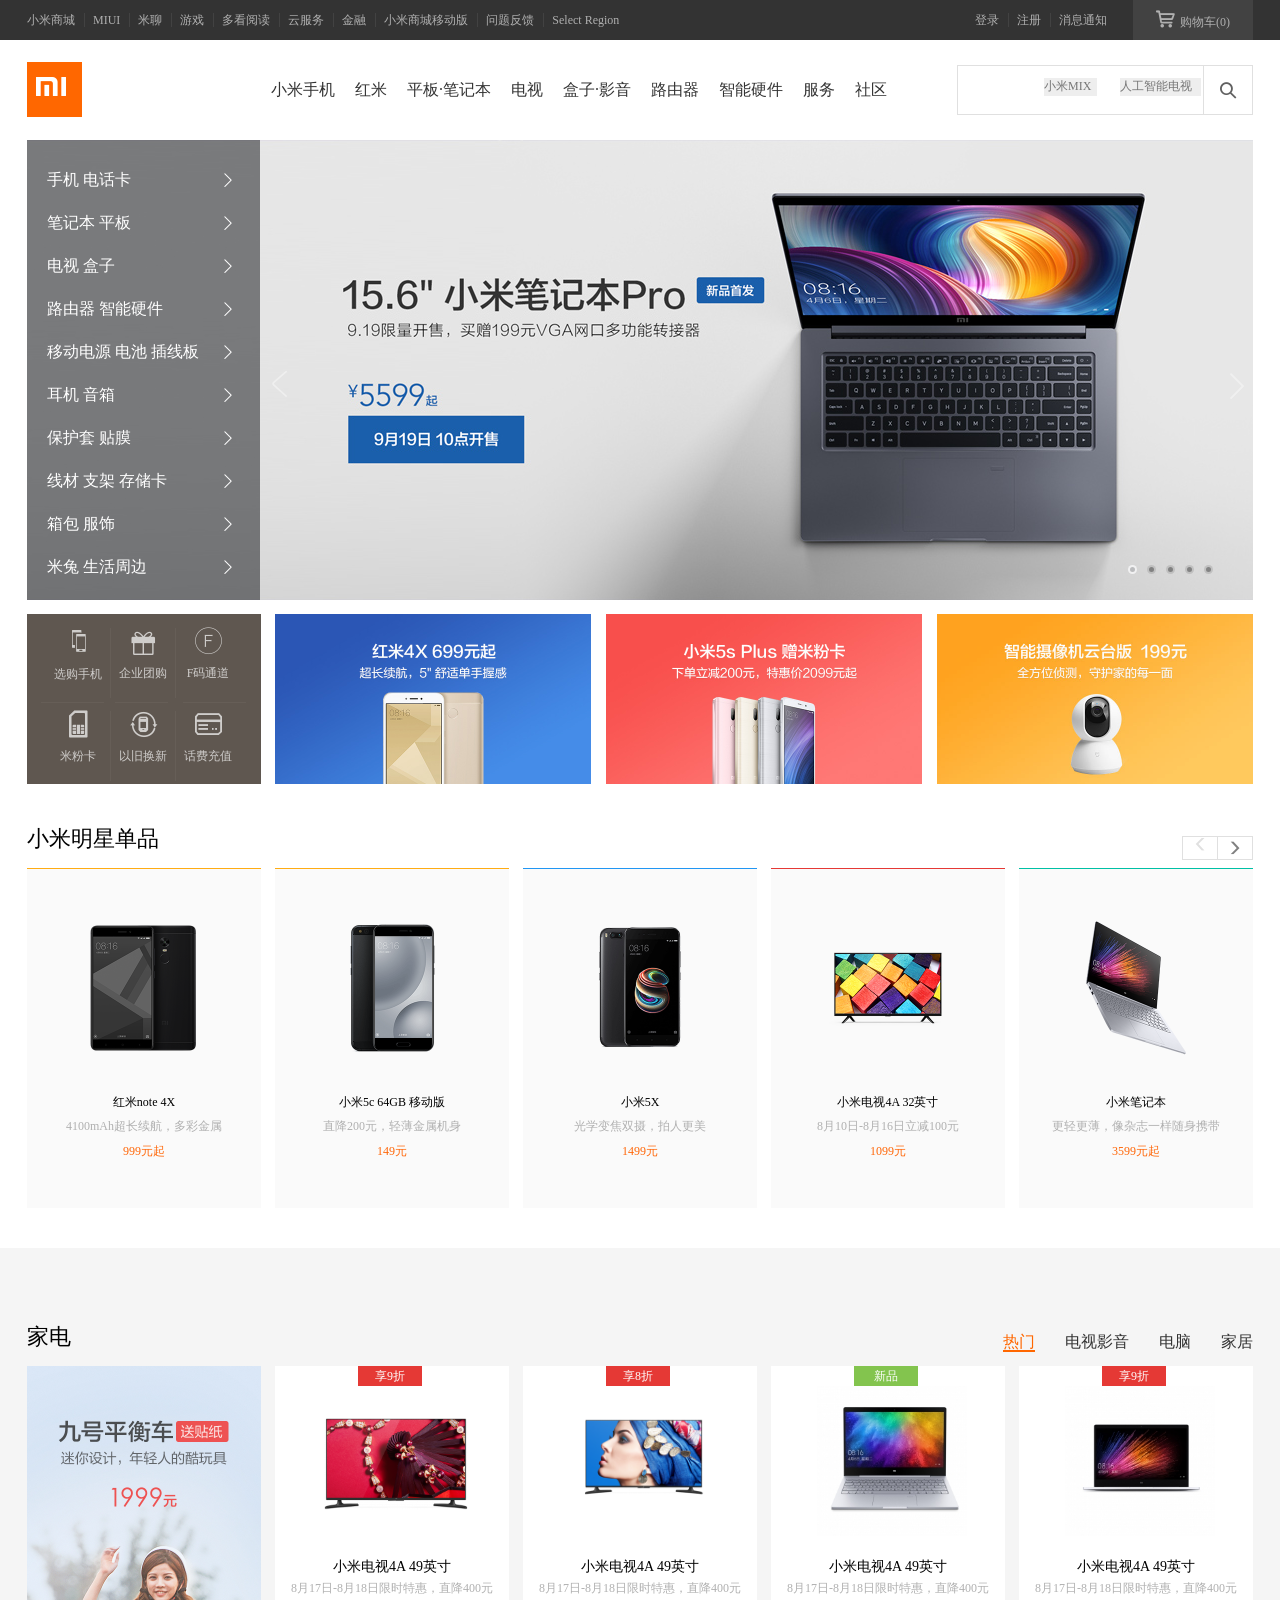
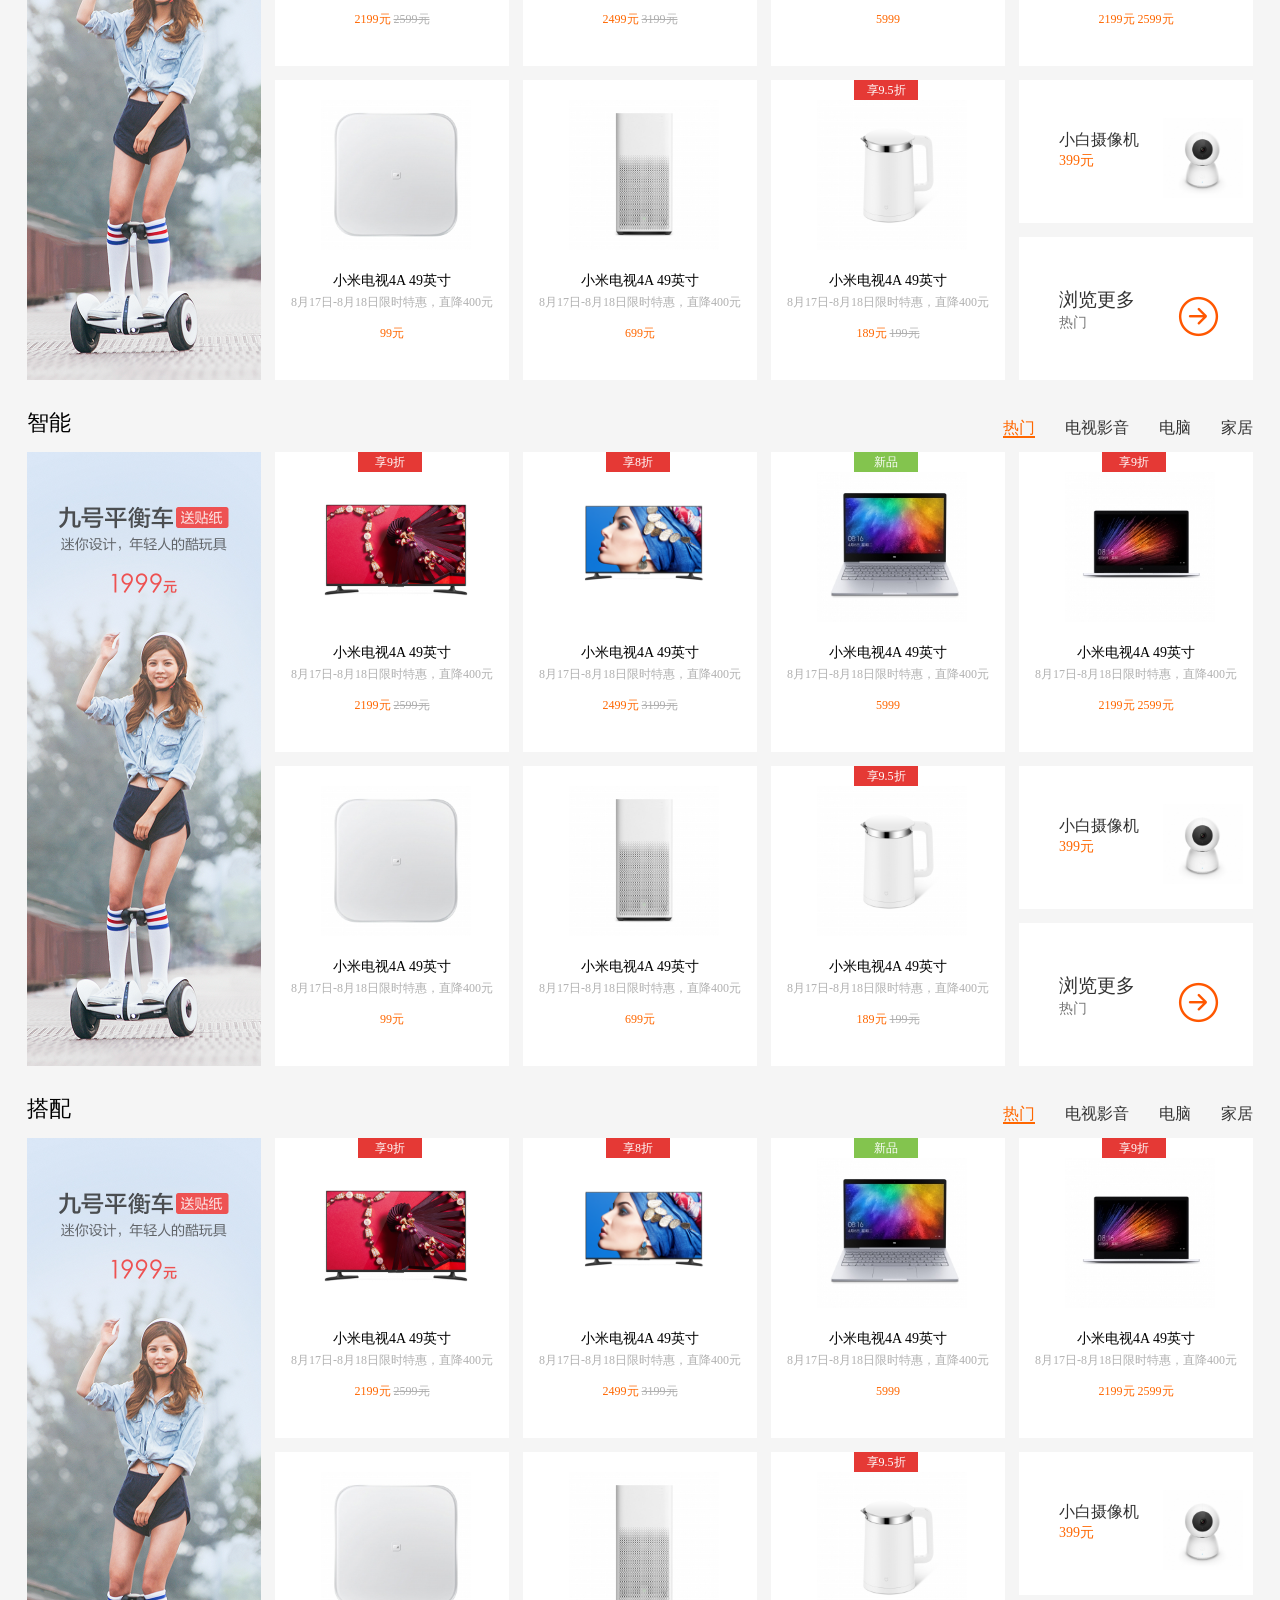
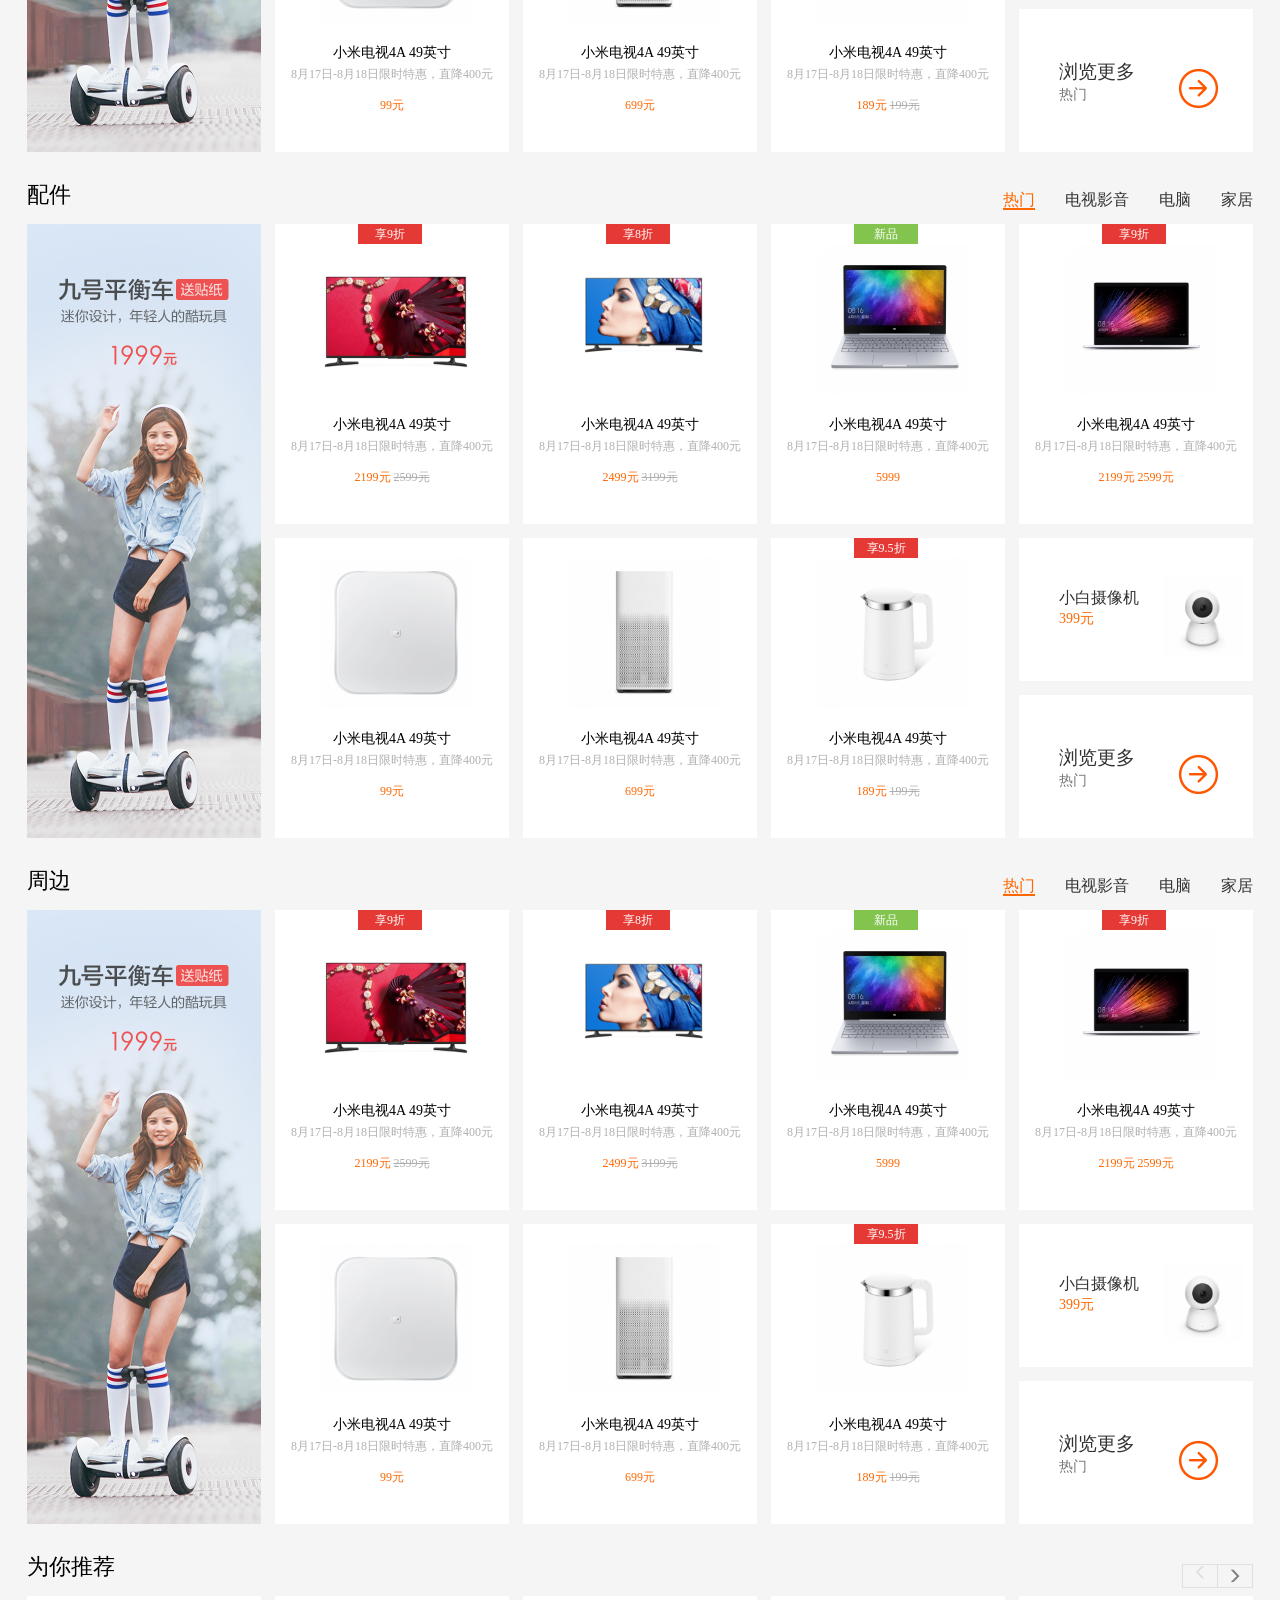
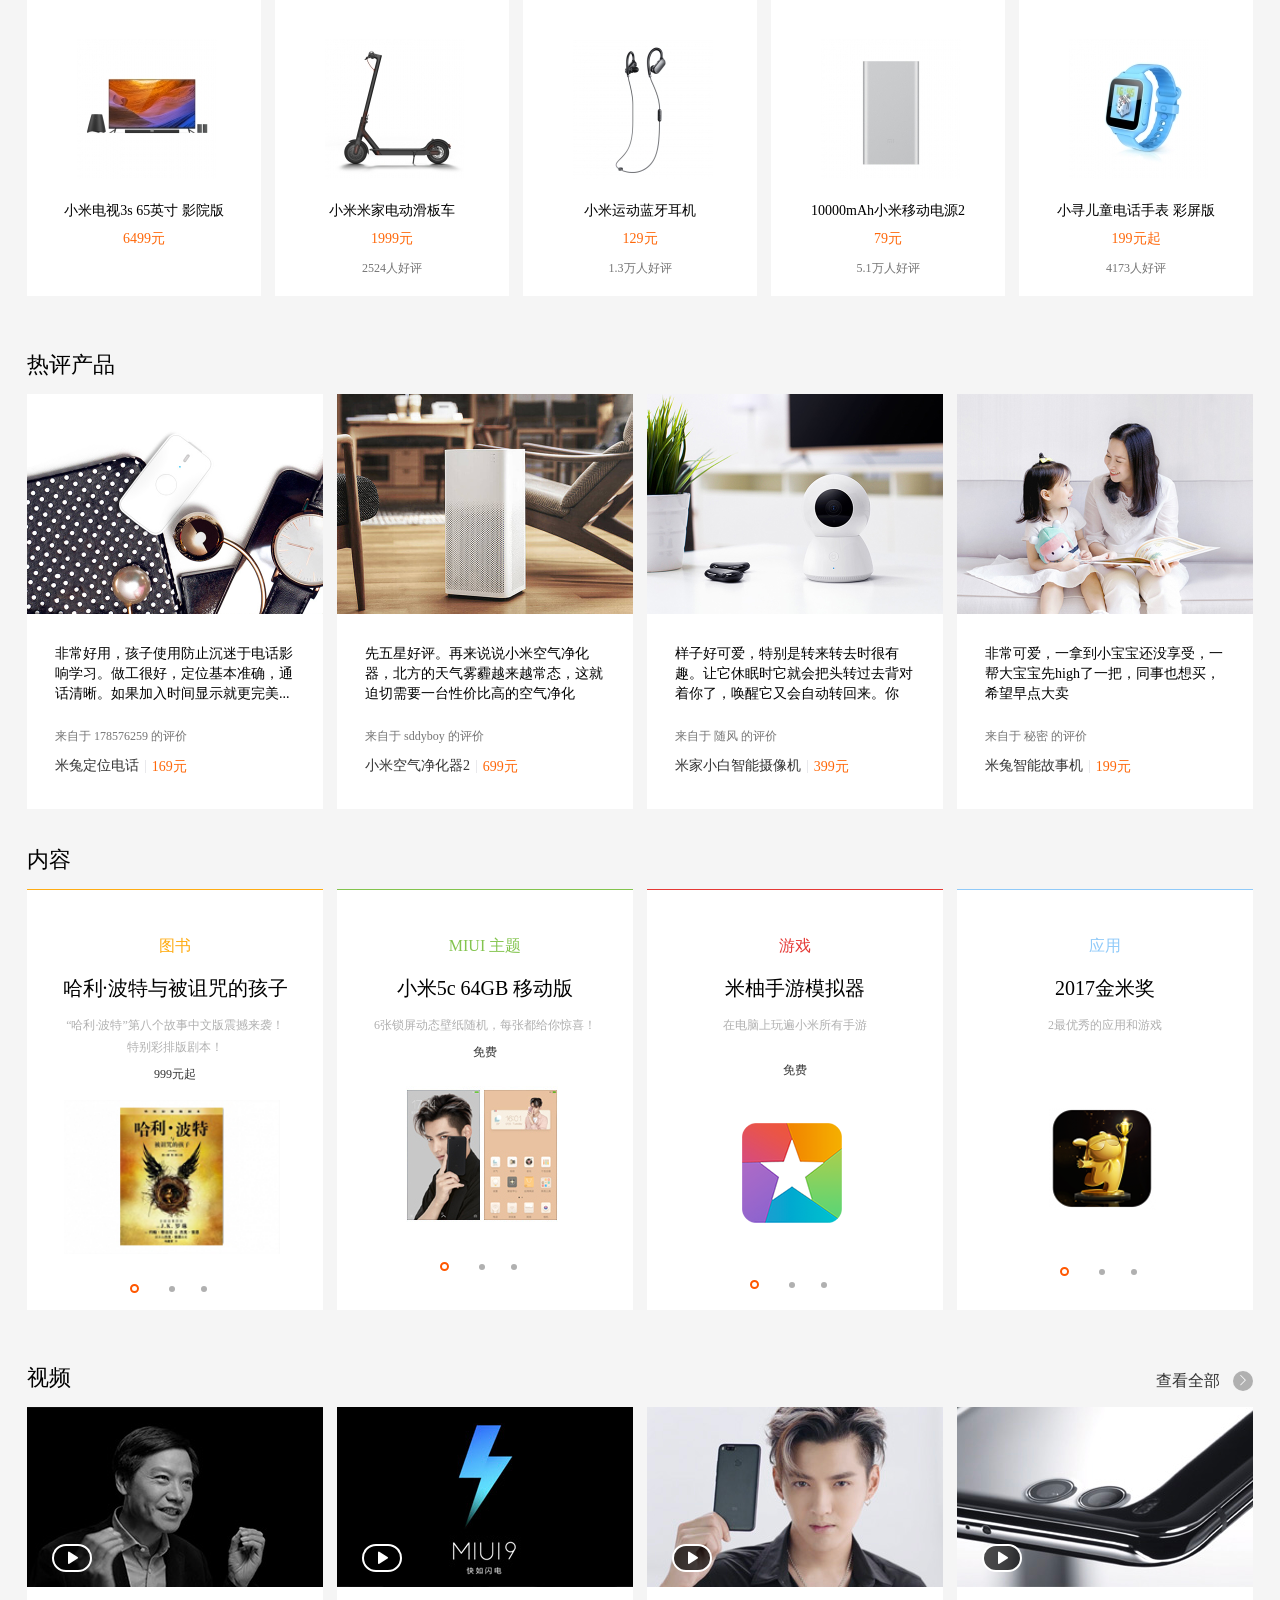
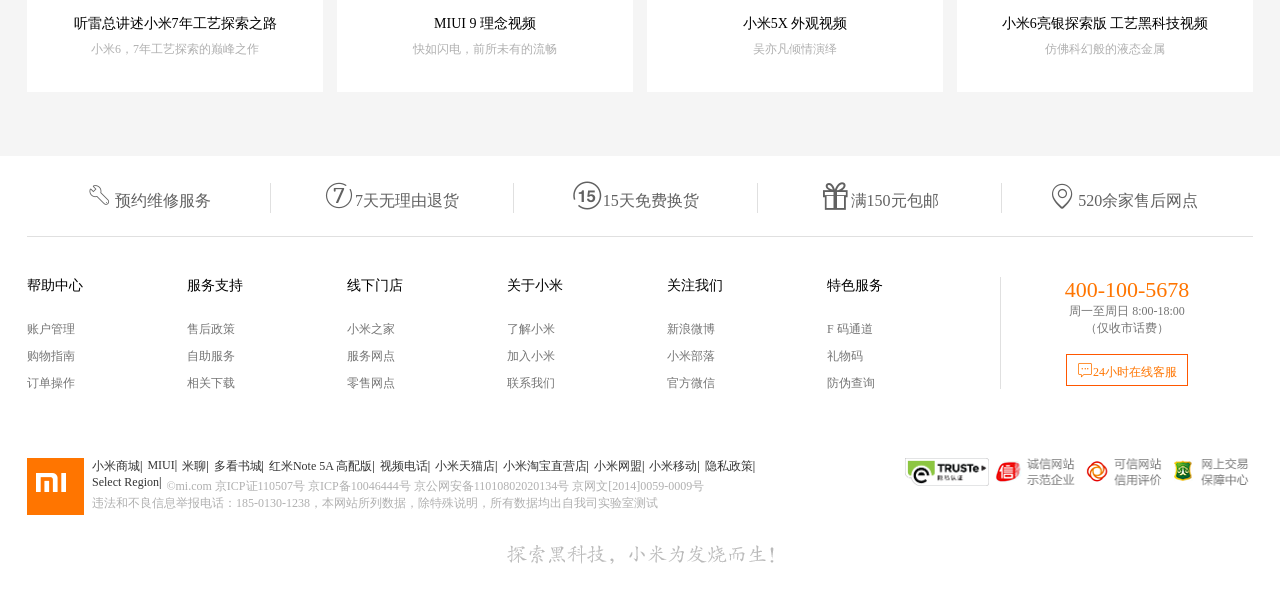
<file: index.html>
<!DOCTYPE html>
<html lang="en">
<head>
	<meta charset="UTF-8">
	<title>小米商城-小米6、红米5A</title>
	<link rel="shortcut icon" href="img/title-logo.png">
	<link rel="stylesheet" href="css/index.css">
	<link rel="stylesheet" type="text/css" href="iconfont/iconfont.css">
	<script src="js/index.js"></script>
	<script src="js/functions.js"></script>
	<script src="js/animate.js"></script>
</head>
<body>
	<!-- header开始 -->
	<header>
		<main>
			<ul class="head-left">
				<li><a href="" class="first">小米商城</a></li>
				<li><a href="">MIUI</a></li>
				<li><a href="">米聊</a></li>
				<li><a href="">游戏</a></li>
				<li><a href="">多看阅读</a></li>
				<li><a href="">云服务</a></li>
				<li><a href="">金融</a></li>
				<li><a href="">小米商城移动版</a></li>
				<li><a href="">问题反馈</a></li>
				<li><a href="" class="last">Select Region</a></li>
			</ul>
			<div class="car"><a href="" ><i class="iconfont icon-gouwuchekong"></i>购物车(0)</a></div>
			<ul class="head-right">
				<li><a href="" class="first">登录</a></li>
				<li><a href="">注册</a></li>
				<li><a href="" class="last">消息通知</a></li>
			</ul>
		</main>
	</header>
	<!-- header结束 -->
	<!-- nav开始 -->
	<section class="nav">
	<nav>
		<a href=""><div class="logo"></div></a>
		<ul class="nav-center">
			<li>
					<a href="">小米手机</a>
					<ul class="item1">
						<li>
							<div class="top">享免息</div>
							<div class="tu"><img src="img/nav-1.jpg" alt=""></div>
							<span class="s1">红米Note 5A 高配版</span>
							<span class="s2">499元起</span>
						</li>
						<li>
							<div class="top">享免息</div>
							<div class="tu"><img src="img/nav-1.jpg" alt=""></div>
							<span class="s1">红米Note 5A 高配版</span>
							<span class="s2">499元起</span>
						</li>
						<li>
							<div class="top">享免息</div>
							<div class="tu"><img src="img/nav-1.jpg" alt=""></div>
							<span class="s1">红米Note 5A 高配版</span>
							<span class="s2">499元起</span>
						</li>
						<li>
							<div class="top">享免息</div>
							<div class="tu"><img src="img/nav-1.jpg" alt=""></div>
							<span class="s1">红米Note 5A 高配版</span>
							<span class="s2">499元起</span>
						</li>
						<li>
							<div class="top">享免息</div>
							<div class="tu"><img src="img/nav-1.jpg" alt=""></div>
							<span class="s1">红米Note 5A 高配版</span>
							<span class="s2">499元起</span>
						</li>
						<li>
							<div class="top top1">享免息</div>
							<div class="tu"><img src="img/nav-1.jpg" alt=""></div>
							<span class="s1">红米Note 5A 高配版</span>
							<span class="s2">499元起</span>
						</li>
					</ul>
			</li>
			<li>
				<a href="">红米</a>
				<ul class="item1">
					<li>
						<div class="top">享免息</div>
						<div class="tu"><img src="img/nav-1.jpg" alt=""></div>
						<span class="s1">红米Note 5A 高配版</span>
						<span class="s2">499元起</span>
					</li>
					<li>
						<div class="top">享免息</div>
						<div class="tu"><img src="img/nav-1.jpg" alt=""></div>
						<span class="s1">红米Note 5A 高配版</span>
						<span class="s2">499元起</span>
					</li>
					<li>
						<div class="top">享免息</div>
						<div class="tu"><img src="img/nav-1.jpg" alt=""></div>
						<span class="s1">红米Note 5A 高配版</span>
						<span class="s2">499元起</span>
					</li>
					<li>
						<div class="top">享免息</div>
						<div class="tu"><img src="img/nav-1.jpg" alt=""></div>
						<span class="s1">红米Note 5A 高配版</span>
						<span class="s2">499元起</span>
					</li>
					<li>
						<div class="top">享免息</div>
						<div class="tu"><img src="img/nav-1.jpg" alt=""></div>
						<span class="s1">红米Note 5A 高配版</span>
						<span class="s2">499元起</span>
					</li>
					<li>
						<div class="top top1">享免息</div>
						<div class="tu"><img src="img/nav-1.jpg" alt=""></div>
						<span class="s1">红米Note 5A 高配版</span>
						<span class="s2">499元起</span>
					</li>
				</ul>
			</li>
			<li>
				<a href="">平板·笔记本</a>
				<ul class="item1">
					<li>
						<div class="top">享免息</div>
						<div class="tu"><img src="img/nav-1.jpg" alt=""></div>
						<span class="s1">红米Note 5A 高配版</span>
						<span class="s2">499元起</span>
					</li>
					<li>
						<div class="top">享免息</div>
						<div class="tu"><img src="img/nav-1.jpg" alt=""></div>
						<span class="s1">红米Note 5A 高配版</span>
						<span class="s2">499元起</span>
					</li>
					<li>
						<div class="top">享免息</div>
						<div class="tu"><img src="img/nav-1.jpg" alt=""></div>
						<span class="s1">红米Note 5A 高配版</span>
						<span class="s2">499元起</span>
					</li>
					<li>
						<div class="top">享免息</div>
						<div class="tu"><img src="img/nav-1.jpg" alt=""></div>
						<span class="s1">红米Note 5A 高配版</span>
						<span class="s2">499元起</span>
					</li>
					<li>
						<div class="top">享免息</div>
						<div class="tu"><img src="img/nav-1.jpg" alt=""></div>
						<span class="s1">红米Note 5A 高配版</span>
						<span class="s2">499元起</span>
					</li>
					<li>
						<div class="top top1">享免息</div>
						<div class="tu"><img src="img/nav-1.jpg" alt=""></div>
						<span class="s1">红米Note 5A 高配版</span>
						<span class="s2">499元起</span>
					</li>
				</ul>
			</li>
			<li>
				<a href="">电视</a>
				<ul class="item1">
					<li>
						<div class="top">享免息</div>
						<div class="tu"><img src="img/nav-1.jpg" alt=""></div>
						<span class="s1">红米Note 5A 高配版</span>
						<span class="s2">499元起</span>
					</li>
					<li>
						<div class="top">享免息</div>
						<div class="tu"><img src="img/nav-1.jpg" alt=""></div>
						<span class="s1">红米Note 5A 高配版</span>
						<span class="s2">499元起</span>
					</li>
					<li>
						<div class="top">享免息</div>
						<div class="tu"><img src="img/nav-1.jpg" alt=""></div>
						<span class="s1">红米Note 5A 高配版</span>
						<span class="s2">499元起</span>
					</li>
					<li>
						<div class="top">享免息</div>
						<div class="tu"><img src="img/nav-1.jpg" alt=""></div>
						<span class="s1">红米Note 5A 高配版</span>
						<span class="s2">499元起</span>
					</li>
					<li>
						<div class="top">享免息</div>
						<div class="tu"><img src="img/nav-1.jpg" alt=""></div>
						<span class="s1">红米Note 5A 高配版</span>
						<span class="s2">499元起</span>
					</li>
					<li>
						<div class="top top1">享免息</div>
						<div class="tu"><img src="img/nav-1.jpg" alt=""></div>
						<span class="s1">红米Note 5A 高配版</span>
						<span class="s2">499元起</span>
					</li>
				</ul>
			</li>
			<li>
				<a href="">盒子·影音</a>
				<ul class="item1">
					<li>
						<div class="top">享免息</div>
						<div class="tu"><img src="img/nav-1.jpg" alt=""></div>
						<span class="s1">红米Note 5A 高配版</span>
						<span class="s2">499元起</span>
					</li>
					<li>
						<div class="top">享免息</div>
						<div class="tu"><img src="img/nav-1.jpg" alt=""></div>
						<span class="s1">红米Note 5A 高配版</span>
						<span class="s2">499元起</span>
					</li>
					<li>
						<div class="top">享免息</div>
						<div class="tu"><img src="img/nav-1.jpg" alt=""></div>
						<span class="s1">红米Note 5A 高配版</span>
						<span class="s2">499元起</span>
					</li>
					<li>
						<div class="top">享免息</div>
						<div class="tu"><img src="img/nav-1.jpg" alt=""></div>
						<span class="s1">红米Note 5A 高配版</span>
						<span class="s2">499元起</span>
					</li>
					<li>
						<div class="top">享免息</div>
						<div class="tu"><img src="img/nav-1.jpg" alt=""></div>
						<span class="s1">红米Note 5A 高配版</span>
						<span class="s2">499元起</span>
					</li>
					<li>
						<div class="top top1">享免息</div>
						<div class="tu"><img src="img/nav-1.jpg" alt=""></div>
						<span class="s1">红米Note 5A 高配版</span>
						<span class="s2">499元起</span>
					</li>
				</ul>
			</li>
			<li>
				<a href="">路由器</a>
				<ul class="item1">
					<li>
						<div class="top">享免息</div>
						<div class="tu"><img src="img/nav-1.jpg" alt=""></div>
						<span class="s1">红米Note 5A 高配版</span>
						<span class="s2">499元起</span>
					</li>
					<li>
						<div class="top">享免息</div>
						<div class="tu"><img src="img/nav-1.jpg" alt=""></div>
						<span class="s1">红米Note 5A 高配版</span>
						<span class="s2">499元起</span>
					</li>
					<li>
						<div class="top">享免息</div>
						<div class="tu"><img src="img/nav-1.jpg" alt=""></div>
						<span class="s1">红米Note 5A 高配版</span>
						<span class="s2">499元起</span>
					</li>
					<li>
						<div class="top">享免息</div>
						<div class="tu"><img src="img/nav-1.jpg" alt=""></div>
						<span class="s1">红米Note 5A 高配版</span>
						<span class="s2">499元起</span>
					</li>
					<li>
						<div class="top">享免息</div>
						<div class="tu"><img src="img/nav-1.jpg" alt=""></div>
						<span class="s1">红米Note 5A 高配版</span>
						<span class="s2">499元起</span>
					</li>
					<li>
						<div class="top top1">享免息</div>
						<div class="tu"><img src="img/nav-1.jpg" alt=""></div>
						<span class="s1">红米Note 5A 高配版</span>
						<span class="s2">499元起</span>
					</li>
				</ul>
			</li>
			<li>
				<a href="">智能硬件</a>
				<ul class="item1">
					<li>
						<div class="top">享免息</div>
						<div class="tu"><img src="img/nav-1.jpg" alt=""></div>
						<span class="s1">红米Note 5A 高配版</span>
						<span class="s2">499元起</span>
					</li>
					<li>
						<div class="top">享免息</div>
						<div class="tu"><img src="img/nav-1.jpg" alt=""></div>
						<span class="s1">红米Note 5A 高配版</span>
						<span class="s2">499元起</span>
					</li>
					<li>
						<div class="top">享免息</div>
						<div class="tu"><img src="img/nav-1.jpg" alt=""></div>
						<span class="s1">红米Note 5A 高配版</span>
						<span class="s2">499元起</span>
					</li>
					<li>
						<div class="top">享免息</div>
						<div class="tu"><img src="img/nav-1.jpg" alt=""></div>
						<span class="s1">红米Note 5A 高配版</span>
						<span class="s2">499元起</span>
					</li>
					<li>
						<div class="top">享免息</div>
						<div class="tu"><img src="img/nav-1.jpg" alt=""></div>
						<span class="s1">红米Note 5A 高配版</span>
						<span class="s2">499元起</span>
					</li>
					<li>
						<div class="top top1">享免息</div>
						<div class="tu"><img src="img/nav-1.jpg" alt=""></div>
						<span class="s1">红米Note 5A 高配版</span>
						<span class="s2">499元起</span>
					</li>
				</ul>
			</li>
			<li><a href="">服务</a></li>
			<li><a href="">社区</a></li>
		</ul>
		<div class="nav-right">
			<div class="input"> 
			<a href=""><span class="sleft">小米MIX</span></a>
			<a href=""><span class="sright">人工智能电视</span></a>
			</div>
			<div class="sousuo"><a  href="" class="iconfont icon-sousuo"></a></div>
		</div>
	</nav>
	</section>
	<!-- nav结束 -->
	<!-- banner开始 -->
	<div class="banner">
		<ul class="banner-img">
			<li><a href=""><img src="img/banner1.jpg" alt=""></a></li>
			<li><a href=""><img src="img/banner2.jpg" alt=""></a></li>
			<li><a href=""><img src="img/banner3.jpg" alt=""></a></li>
			<li><a href=""><img src="img/banner4.jpg" alt=""></a></li>
			<li><a href=""><img src="img/banner5.jpg" alt=""></a></li>
		</ul>
		<div class="img-left"><a href="javascript:void(0);"><i class="iconfont icon-zuo"></i></a></div>
		<div class="img-right"><a href="javascript:void(0);"><i class="iconfont icon-you"></i></a></div>
		<ul class="btn-banner">
			<li><a href="javascript:void(0);"></a></li>
			<li><a href="javascript:void(0);"></a></li>
			<li><a href="javascript:void(0);"></a></li>
			<li><a href="javascript:void(0);"></a></li>
			<li  class="btn-last"><a href="javascript:void(0);"></a></li>
		</ul>
		<!-- 侧导航开始 -->
		<aside>
			<ul class="banner-left">
				<li>
					<a href="">
						<span>手机 电话卡</span>
						<span class="more"><i class="iconfont icon-you"></i></span>
					</a>
					<ul class="item">
						<li>
							<a class="link" href=""><img src="img/aside1.png" alt=""><span class="text">小米Note 3</span></a>
							<a class="btn" href="">选购</a>
						</li>
						<li>
							<a class="link" href=""><img src="img/aside1.png" alt=""><span class="text">小米Note 3</span></a>
							<a class="btn" href="">选购</a>
						</li>
						<li>
							<a class="link" href=""><img src="img/aside1.png" alt=""><span class="text">小米Note 3</span></a>
							<a class="btn" href="">选购</a>
						</li>
						<li>
							<a class="link" href=""><img src="img/aside1.png" alt=""><span class="text">小米Note 3</span></a>
							<a class="btn" href="">选购</a>
						</li>
						<li>
							<a class="link" href=""><img src="img/aside1.png" alt=""><span class="text">小米Note 3</span></a>
							<a class="btn" href="">选购</a>
						</li>
						<li>
							<a class="link" href=""><img src="img/aside1.png" alt=""><span class="text">小米Note 3</span></a>
							<a class="btn" href="">选购</a>
						</li>
						<li>
							<a class="link" href=""><img src="img/aside1.png" alt=""><span class="text">小米Note 3</span></a>
							<a class="btn" href="">选购</a>
						</li>
						<li>
							<a class="link" href=""><img src="img/aside1.png" alt=""><span class="text">小米Note 3</span></a>
							<a class="btn" href="">选购</a>
						</li>
						<li>
							<a class="link" href=""><img src="img/aside1.png" alt=""><span class="text">小米Note 3</span></a>
							<a class="btn" href="">选购</a>
						</li>
						<li>
							<a class="link" href=""><img src="img/aside1.png" alt=""><span class="text">小米Note 3</span></a>
							<a class="btn" href="">选购</a>
						</li>
						<li>
							<a class="link" href=""><img src="img/aside1.png" alt=""><span class="text">小米Note 3</span></a>
							<a class="btn" href="">选购</a>
						</li>
						<li>
							<a class="link" href=""><img src="img/aside1.png" alt=""><span class="text">小米Note 3</span></a>
							<a class="btn" href="">选购</a>
						</li>
						<li>
							<a class="link" href=""><img src="img/aside1.png" alt=""><span class="text">小米Note 3</span></a>
							<a class="btn" href="">选购</a>
						</li>
						<li>
							<a class="link" href=""><img src="img/aside1.png" alt=""><span class="text">小米Note 3</span></a>
							<a class="btn" href="">选购</a>
						</li>
						<li>
							<a class="link" href=""><img src="img/aside1.png" alt=""><span class="text">小米Note 3</span></a>
							<a class="btn" href="">选购</a>
						</li>
						<li>
							<a class="link" href=""><img src="img/aside1.png" alt=""><span class="text">小米Note 3</span></a>
							<a class="btn" href="">选购</a>
						</li>
						<li>
							<a class="link" href=""><img src="img/aside1.png" alt=""><span class="text">小米Note 3</span></a>
							<a class="btn" href="">选购</a>
						</li>
						<li>
							<a class="link" href=""><img src="img/aside1.png" alt=""><span class="text">小米Note 3</span></a>
							<a class="btn" href="">选购</a>
						</li>
					</ul>
				</li>
				<li>
					<a href="">
						<span>笔记本 平板</span>
						<span class="more"><i class="iconfont icon-you"></i></span>
					</a>
					<ul class="item">
						<li>
							<a class="link" href=""><img src="img/aside1.png" alt=""><span class="text">小米Note 3</span></a>
							<a class="btn" href="">选购</a>
						</li>
						<li>
							<a class="link" href=""><img src="img/aside1.png" alt=""><span class="text">小米Note 3</span></a>
							<a class="btn" href="">选购</a>
						</li>
						<li>
							<a class="link" href=""><img src="img/aside1.png" alt=""><span class="text">小米Note 3</span></a>
							<a class="btn" href="">选购</a>
						</li>
						<li>
							<a class="link" href=""><img src="img/aside1.png" alt=""><span class="text">小米Note 3</span></a>
							<a class="btn" href="">选购</a>
						</li>
						<li>
							<a class="link" href=""><img src="img/aside1.png" alt=""><span class="text">小米Note 3</span></a>
							<a class="btn" href="">选购</a>
						</li>
						<li>
							<a class="link" href=""><img src="img/aside1.png" alt=""><span class="text">小米Note 3</span></a>
							<a class="btn" href="">选购</a>
						</li>
						<li>
							<a class="link" href=""><img src="img/aside1.png" alt=""><span class="text">小米Note 3</span></a>
							<a class="btn" href="">选购</a>
						</li>
						<li>
							<a class="link" href=""><img src="img/aside1.png" alt=""><span class="text">小米Note 3</span></a>
							<a class="btn" href="">选购</a>
						</li>
						<li>
							<a class="link" href=""><img src="img/aside1.png" alt=""><span class="text">小米Note 3</span></a>
							<a class="btn" href="">选购</a>
						</li>
						<li>
							<a class="link" href=""><img src="img/aside1.png" alt=""><span class="text">小米Note 3</span></a>
							<a class="btn" href="">选购</a>
						</li>
						<li>
							<a class="link" href=""><img src="img/aside1.png" alt=""><span class="text">小米Note 3</span></a>
							<a class="btn" href="">选购</a>
						</li>
						<li>
							<a class="link" href=""><img src="img/aside1.png" alt=""><span class="text">小米Note 3</span></a>
							<a class="btn" href="">选购</a>
						</li>
						<li>
							<a class="link" href=""><img src="img/aside1.png" alt=""><span class="text">小米Note 3</span></a>
							<a class="btn" href="">选购</a>
						</li>
						<li>
							<a class="link" href=""><img src="img/aside1.png" alt=""><span class="text">小米Note 3</span></a>
							<a class="btn" href="">选购</a>
						</li>
						<li>
							<a class="link" href=""><img src="img/aside1.png" alt=""><span class="text">小米Note 3</span></a>
							<a class="btn" href="">选购</a>
						</li>
						<li>
							<a class="link" href=""><img src="img/aside1.png" alt=""><span class="text">小米Note 3</span></a>
							<a class="btn" href="">选购</a>
						</li>
						<li>
							<a class="link" href=""><img src="img/aside1.png" alt=""><span class="text">小米Note 3</span></a>
							<a class="btn" href="">选购</a>
						</li>
						<li>
							<a class="link" href=""><img src="img/aside1.png" alt=""><span class="text">小米Note 3</span></a>
							<a class="btn" href="">选购</a>
						</li>
					</ul>
				</li>
				<li>
					<a href="">
						<span>电视 盒子</span>
						<span class="more"><i class="iconfont icon-you"></i></span>
					</a>
					<ul class="item">
						<li>
							<a class="link" href=""><img src="img/aside1.png" alt=""><span class="text">小米Note 3</span></a>
							<a class="btn" href="">选购</a>
						</li>
						<li>
							<a class="link" href=""><img src="img/aside1.png" alt=""><span class="text">小米Note 3</span></a>
							<a class="btn" href="">选购</a>
						</li>
						<li>
							<a class="link" href=""><img src="img/aside1.png" alt=""><span class="text">小米Note 3</span></a>
							<a class="btn" href="">选购</a>
						</li>
						<li>
							<a class="link" href=""><img src="img/aside1.png" alt=""><span class="text">小米Note 3</span></a>
							<a class="btn" href="">选购</a>
						</li>
						<li>
							<a class="link" href=""><img src="img/aside1.png" alt=""><span class="text">小米Note 3</span></a>
							<a class="btn" href="">选购</a>
						</li>
						<li>
							<a class="link" href=""><img src="img/aside1.png" alt=""><span class="text">小米Note 3</span></a>
							<a class="btn" href="">选购</a>
						</li>
						<li>
							<a class="link" href=""><img src="img/aside1.png" alt=""><span class="text">小米Note 3</span></a>
							<a class="btn" href="">选购</a>
						</li>
						<li>
							<a class="link" href=""><img src="img/aside1.png" alt=""><span class="text">小米Note 3</span></a>
							<a class="btn" href="">选购</a>
						</li>
						<li>
							<a class="link" href=""><img src="img/aside1.png" alt=""><span class="text">小米Note 3</span></a>
							<a class="btn" href="">选购</a>
						</li>
						<li>
							<a class="link" href=""><img src="img/aside1.png" alt=""><span class="text">小米Note 3</span></a>
							<a class="btn" href="">选购</a>
						</li>
						<li>
							<a class="link" href=""><img src="img/aside1.png" alt=""><span class="text">小米Note 3</span></a>
							<a class="btn" href="">选购</a>
						</li>
						<li>
							<a class="link" href=""><img src="img/aside1.png" alt=""><span class="text">小米Note 3</span></a>
							<a class="btn" href="">选购</a>
						</li>
						<li>
							<a class="link" href=""><img src="img/aside1.png" alt=""><span class="text">小米Note 3</span></a>
							<a class="btn" href="">选购</a>
						</li>
						<li>
							<a class="link" href=""><img src="img/aside1.png" alt=""><span class="text">小米Note 3</span></a>
							<a class="btn" href="">选购</a>
						</li>
						<li>
							<a class="link" href=""><img src="img/aside1.png" alt=""><span class="text">小米Note 3</span></a>
							<a class="btn" href="">选购</a>
						</li>
						<li>
							<a class="link" href=""><img src="img/aside1.png" alt=""><span class="text">小米Note 3</span></a>
							<a class="btn" href="">选购</a>
						</li>
						<li>
							<a class="link" href=""><img src="img/aside1.png" alt=""><span class="text">小米Note 3</span></a>
							<a class="btn" href="">选购</a>
						</li>
						<li>
							<a class="link" href=""><img src="img/aside1.png" alt=""><span class="text">小米Note 3</span></a>
							<a class="btn" href="">选购</a>
						</li>
					</ul>
				</li>
				<li>
					<a href="">
						<span>路由器 智能硬件</span>
						<span class="more"><i class="iconfont icon-you"></i></span>
					</a>
					<ul class="item">
						<li>
							<a class="link" href=""><img src="img/aside1.png" alt=""><span class="text">小米Note 3</span></a>
							<a class="btn" href="">选购</a>
						</li>
						<li>
							<a class="link" href=""><img src="img/aside1.png" alt=""><span class="text">小米Note 3</span></a>
							<a class="btn" href="">选购</a>
						</li>
						<li>
							<a class="link" href=""><img src="img/aside1.png" alt=""><span class="text">小米Note 3</span></a>
							<a class="btn" href="">选购</a>
						</li>
						<li>
							<a class="link" href=""><img src="img/aside1.png" alt=""><span class="text">小米Note 3</span></a>
							<a class="btn" href="">选购</a>
						</li>
						<li>
							<a class="link" href=""><img src="img/aside1.png" alt=""><span class="text">小米Note 3</span></a>
							<a class="btn" href="">选购</a>
						</li>
						<li>
							<a class="link" href=""><img src="img/aside1.png" alt=""><span class="text">小米Note 3</span></a>
							<a class="btn" href="">选购</a>
						</li>
						<li>
							<a class="link" href=""><img src="img/aside1.png" alt=""><span class="text">小米Note 3</span></a>
							<a class="btn" href="">选购</a>
						</li>
						<li>
							<a class="link" href=""><img src="img/aside1.png" alt=""><span class="text">小米Note 3</span></a>
							<a class="btn" href="">选购</a>
						</li>
						<li>
							<a class="link" href=""><img src="img/aside1.png" alt=""><span class="text">小米Note 3</span></a>
							<a class="btn" href="">选购</a>
						</li>
						<li>
							<a class="link" href=""><img src="img/aside1.png" alt=""><span class="text">小米Note 3</span></a>
							<a class="btn" href="">选购</a>
						</li>
						<li>
							<a class="link" href=""><img src="img/aside1.png" alt=""><span class="text">小米Note 3</span></a>
							<a class="btn" href="">选购</a>
						</li>
						<li>
							<a class="link" href=""><img src="img/aside1.png" alt=""><span class="text">小米Note 3</span></a>
							<a class="btn" href="">选购</a>
						</li>
						<li>
							<a class="link" href=""><img src="img/aside1.png" alt=""><span class="text">小米Note 3</span></a>
							<a class="btn" href="">选购</a>
						</li>
						<li>
							<a class="link" href=""><img src="img/aside1.png" alt=""><span class="text">小米Note 3</span></a>
							<a class="btn" href="">选购</a>
						</li>
						<li>
							<a class="link" href=""><img src="img/aside1.png" alt=""><span class="text">小米Note 3</span></a>
							<a class="btn" href="">选购</a>
						</li>
						<li>
							<a class="link" href=""><img src="img/aside1.png" alt=""><span class="text">小米Note 3</span></a>
							<a class="btn" href="">选购</a>
						</li>
						<li>
							<a class="link" href=""><img src="img/aside1.png" alt=""><span class="text">小米Note 3</span></a>
							<a class="btn" href="">选购</a>
						</li>
						<li>
							<a class="link" href=""><img src="img/aside1.png" alt=""><span class="text">小米Note 3</span></a>
							<a class="btn" href="">选购</a>
						</li>
					</ul>
				</li>
				<li>
					<a href="">
						<span>移动电源 电池 插线板</span>
						<span class="more"><i class="iconfont icon-you"></i></span>
					</a>
					<ul class="item">
						<li>
							<a class="link" href=""><img src="img/aside1.png" alt=""><span class="text">小米Note 3</span></a>
							<a class="btn" href="">选购</a>
						</li>
						<li>
							<a class="link" href=""><img src="img/aside1.png" alt=""><span class="text">小米Note 3</span></a>
							<a class="btn" href="">选购</a>
						</li>
						<li>
							<a class="link" href=""><img src="img/aside1.png" alt=""><span class="text">小米Note 3</span></a>
							<a class="btn" href="">选购</a>
						</li>
						<li>
							<a class="link" href=""><img src="img/aside1.png" alt=""><span class="text">小米Note 3</span></a>
							<a class="btn" href="">选购</a>
						</li>
						<li>
							<a class="link" href=""><img src="img/aside1.png" alt=""><span class="text">小米Note 3</span></a>
							<a class="btn" href="">选购</a>
						</li>
						<li>
							<a class="link" href=""><img src="img/aside1.png" alt=""><span class="text">小米Note 3</span></a>
							<a class="btn" href="">选购</a>
						</li>
						<li>
							<a class="link" href=""><img src="img/aside1.png" alt=""><span class="text">小米Note 3</span></a>
							<a class="btn" href="">选购</a>
						</li>
						<li>
							<a class="link" href=""><img src="img/aside1.png" alt=""><span class="text">小米Note 3</span></a>
							<a class="btn" href="">选购</a>
						</li>
						<li>
							<a class="link" href=""><img src="img/aside1.png" alt=""><span class="text">小米Note 3</span></a>
							<a class="btn" href="">选购</a>
						</li>
						<li>
							<a class="link" href=""><img src="img/aside1.png" alt=""><span class="text">小米Note 3</span></a>
							<a class="btn" href="">选购</a>
						</li>
						<li>
							<a class="link" href=""><img src="img/aside1.png" alt=""><span class="text">小米Note 3</span></a>
							<a class="btn" href="">选购</a>
						</li>
						<li>
							<a class="link" href=""><img src="img/aside1.png" alt=""><span class="text">小米Note 3</span></a>
							<a class="btn" href="">选购</a>
						</li>
						<li>
							<a class="link" href=""><img src="img/aside1.png" alt=""><span class="text">小米Note 3</span></a>
							<a class="btn" href="">选购</a>
						</li>
						<li>
							<a class="link" href=""><img src="img/aside1.png" alt=""><span class="text">小米Note 3</span></a>
							<a class="btn" href="">选购</a>
						</li>
						<li>
							<a class="link" href=""><img src="img/aside1.png" alt=""><span class="text">小米Note 3</span></a>
							<a class="btn" href="">选购</a>
						</li>
						<li>
							<a class="link" href=""><img src="img/aside1.png" alt=""><span class="text">小米Note 3</span></a>
							<a class="btn" href="">选购</a>
						</li>
						<li>
							<a class="link" href=""><img src="img/aside1.png" alt=""><span class="text">小米Note 3</span></a>
							<a class="btn" href="">选购</a>
						</li>
						<li>
							<a class="link" href=""><img src="img/aside1.png" alt=""><span class="text">小米Note 3</span></a>
							<a class="btn" href="">选购</a>
						</li>
					</ul>
				</li>
				<li>
					<a href="">
						<span>耳机 音箱</span>
						<span class="more"><i class="iconfont icon-you"></i></span>
					</a>
					<ul class="item">
						<li>
							<a class="link" href=""><img src="img/aside1.png" alt=""><span class="text">小米Note 3</span></a>
							<a class="btn" href="">选购</a>
						</li>
						<li>
							<a class="link" href=""><img src="img/aside1.png" alt=""><span class="text">小米Note 3</span></a>
							<a class="btn" href="">选购</a>
						</li>
						<li>
							<a class="link" href=""><img src="img/aside1.png" alt=""><span class="text">小米Note 3</span></a>
							<a class="btn" href="">选购</a>
						</li>
						<li>
							<a class="link" href=""><img src="img/aside1.png" alt=""><span class="text">小米Note 3</span></a>
							<a class="btn" href="">选购</a>
						</li>
						<li>
							<a class="link" href=""><img src="img/aside1.png" alt=""><span class="text">小米Note 3</span></a>
							<a class="btn" href="">选购</a>
						</li>
						<li>
							<a class="link" href=""><img src="img/aside1.png" alt=""><span class="text">小米Note 3</span></a>
							<a class="btn" href="">选购</a>
						</li>
						<li>
							<a class="link" href=""><img src="img/aside1.png" alt=""><span class="text">小米Note 3</span></a>
							<a class="btn" href="">选购</a>
						</li>
						<li>
							<a class="link" href=""><img src="img/aside1.png" alt=""><span class="text">小米Note 3</span></a>
							<a class="btn" href="">选购</a>
						</li>
						<li>
							<a class="link" href=""><img src="img/aside1.png" alt=""><span class="text">小米Note 3</span></a>
							<a class="btn" href="">选购</a>
						</li>
						<li>
							<a class="link" href=""><img src="img/aside1.png" alt=""><span class="text">小米Note 3</span></a>
							<a class="btn" href="">选购</a>
						</li>
						<li>
							<a class="link" href=""><img src="img/aside1.png" alt=""><span class="text">小米Note 3</span></a>
							<a class="btn" href="">选购</a>
						</li>
						<li>
							<a class="link" href=""><img src="img/aside1.png" alt=""><span class="text">小米Note 3</span></a>
							<a class="btn" href="">选购</a>
						</li>
						<li>
							<a class="link" href=""><img src="img/aside1.png" alt=""><span class="text">小米Note 3</span></a>
							<a class="btn" href="">选购</a>
						</li>
						<li>
							<a class="link" href=""><img src="img/aside1.png" alt=""><span class="text">小米Note 3</span></a>
							<a class="btn" href="">选购</a>
						</li>
						<li>
							<a class="link" href=""><img src="img/aside1.png" alt=""><span class="text">小米Note 3</span></a>
							<a class="btn" href="">选购</a>
						</li>
						<li>
							<a class="link" href=""><img src="img/aside1.png" alt=""><span class="text">小米Note 3</span></a>
							<a class="btn" href="">选购</a>
						</li>
						<li>
							<a class="link" href=""><img src="img/aside1.png" alt=""><span class="text">小米Note 3</span></a>
							<a class="btn" href="">选购</a>
						</li>
						<li>
							<a class="link" href=""><img src="img/aside1.png" alt=""><span class="text">小米Note 3</span></a>
							<a class="btn" href="">选购</a>
						</li>
					</ul>
				</li>
				<li>
					<a href="">
						<span>保护套 贴膜</span>
						<span class="more"><i class="iconfont icon-you"></i></span>
					</a>
					<ul class="item">
						<li>
							<a class="link" href=""><img src="img/aside1.png" alt=""><span class="text">小米Note 3</span></a>
							<a class="btn" href="">选购</a>
						</li>
						<li>
							<a class="link" href=""><img src="img/aside1.png" alt=""><span class="text">小米Note 3</span></a>
							<a class="btn" href="">选购</a>
						</li>
						<li>
							<a class="link" href=""><img src="img/aside1.png" alt=""><span class="text">小米Note 3</span></a>
							<a class="btn" href="">选购</a>
						</li>
						<li>
							<a class="link" href=""><img src="img/aside1.png" alt=""><span class="text">小米Note 3</span></a>
							<a class="btn" href="">选购</a>
						</li>
						<li>
							<a class="link" href=""><img src="img/aside1.png" alt=""><span class="text">小米Note 3</span></a>
							<a class="btn" href="">选购</a>
						</li>
						<li>
							<a class="link" href=""><img src="img/aside1.png" alt=""><span class="text">小米Note 3</span></a>
							<a class="btn" href="">选购</a>
						</li>
						<li>
							<a class="link" href=""><img src="img/aside1.png" alt=""><span class="text">小米Note 3</span></a>
							<a class="btn" href="">选购</a>
						</li>
						<li>
							<a class="link" href=""><img src="img/aside1.png" alt=""><span class="text">小米Note 3</span></a>
							<a class="btn" href="">选购</a>
						</li>
						<li>
							<a class="link" href=""><img src="img/aside1.png" alt=""><span class="text">小米Note 3</span></a>
							<a class="btn" href="">选购</a>
						</li>
						<li>
							<a class="link" href=""><img src="img/aside1.png" alt=""><span class="text">小米Note 3</span></a>
							<a class="btn" href="">选购</a>
						</li>
						<li>
							<a class="link" href=""><img src="img/aside1.png" alt=""><span class="text">小米Note 3</span></a>
							<a class="btn" href="">选购</a>
						</li>
						<li>
							<a class="link" href=""><img src="img/aside1.png" alt=""><span class="text">小米Note 3</span></a>
							<a class="btn" href="">选购</a>
						</li>
						<li>
							<a class="link" href=""><img src="img/aside1.png" alt=""><span class="text">小米Note 3</span></a>
							<a class="btn" href="">选购</a>
						</li>
						<li>
							<a class="link" href=""><img src="img/aside1.png" alt=""><span class="text">小米Note 3</span></a>
							<a class="btn" href="">选购</a>
						</li>
						<li>
							<a class="link" href=""><img src="img/aside1.png" alt=""><span class="text">小米Note 3</span></a>
							<a class="btn" href="">选购</a>
						</li>
						<li>
							<a class="link" href=""><img src="img/aside1.png" alt=""><span class="text">小米Note 3</span></a>
							<a class="btn" href="">选购</a>
						</li>
						<li>
							<a class="link" href=""><img src="img/aside1.png" alt=""><span class="text">小米Note 3</span></a>
							<a class="btn" href="">选购</a>
						</li>
						<li>
							<a class="link" href=""><img src="img/aside1.png" alt=""><span class="text">小米Note 3</span></a>
							<a class="btn" href="">选购</a>
						</li>
					</ul>
				</li>
				<li>
					<a href="">
						<span>线材 支架 存储卡</span>
						<span class="more"><i class="iconfont icon-you"></i></span>
					</a>
					<ul class="item">
						<li>
							<a class="link" href=""><img src="img/aside1.png" alt=""><span class="text">小米Note 3</span></a>
							<a class="btn" href="">选购</a>
						</li>
						<li>
							<a class="link" href=""><img src="img/aside1.png" alt=""><span class="text">小米Note 3</span></a>
							<a class="btn" href="">选购</a>
						</li>
						<li>
							<a class="link" href=""><img src="img/aside1.png" alt=""><span class="text">小米Note 3</span></a>
							<a class="btn" href="">选购</a>
						</li>
						<li>
							<a class="link" href=""><img src="img/aside1.png" alt=""><span class="text">小米Note 3</span></a>
							<a class="btn" href="">选购</a>
						</li>
						<li>
							<a class="link" href=""><img src="img/aside1.png" alt=""><span class="text">小米Note 3</span></a>
							<a class="btn" href="">选购</a>
						</li>
						<li>
							<a class="link" href=""><img src="img/aside1.png" alt=""><span class="text">小米Note 3</span></a>
							<a class="btn" href="">选购</a>
						</li>
						<li>
							<a class="link" href=""><img src="img/aside1.png" alt=""><span class="text">小米Note 3</span></a>
							<a class="btn" href="">选购</a>
						</li>
						<li>
							<a class="link" href=""><img src="img/aside1.png" alt=""><span class="text">小米Note 3</span></a>
							<a class="btn" href="">选购</a>
						</li>
						<li>
							<a class="link" href=""><img src="img/aside1.png" alt=""><span class="text">小米Note 3</span></a>
							<a class="btn" href="">选购</a>
						</li>
						<li>
							<a class="link" href=""><img src="img/aside1.png" alt=""><span class="text">小米Note 3</span></a>
							<a class="btn" href="">选购</a>
						</li>
						<li>
							<a class="link" href=""><img src="img/aside1.png" alt=""><span class="text">小米Note 3</span></a>
							<a class="btn" href="">选购</a>
						</li>
						<li>
							<a class="link" href=""><img src="img/aside1.png" alt=""><span class="text">小米Note 3</span></a>
							<a class="btn" href="">选购</a>
						</li>
						<li>
							<a class="link" href=""><img src="img/aside1.png" alt=""><span class="text">小米Note 3</span></a>
							<a class="btn" href="">选购</a>
						</li>
						<li>
							<a class="link" href=""><img src="img/aside1.png" alt=""><span class="text">小米Note 3</span></a>
							<a class="btn" href="">选购</a>
						</li>
						<li>
							<a class="link" href=""><img src="img/aside1.png" alt=""><span class="text">小米Note 3</span></a>
							<a class="btn" href="">选购</a>
						</li>
						<li>
							<a class="link" href=""><img src="img/aside1.png" alt=""><span class="text">小米Note 3</span></a>
							<a class="btn" href="">选购</a>
						</li>
						<li>
							<a class="link" href=""><img src="img/aside1.png" alt=""><span class="text">小米Note 3</span></a>
							<a class="btn" href="">选购</a>
						</li>
						<li>
							<a class="link" href=""><img src="img/aside1.png" alt=""><span class="text">小米Note 3</span></a>
							<a class="btn" href="">选购</a>
						</li>
					</ul>
				</li>
				<li>
					<a href="">
						<span>箱包 服饰</span>
						<span class="more"><i class="iconfont icon-you"></i></span>
					</a>
					<ul class="item">
						<li>
							<a class="link" href=""><img src="img/aside1.png" alt=""><span class="text">小米Note 3</span></a>
							<a class="btn" href="">选购</a>
						</li>
						<li>
							<a class="link" href=""><img src="img/aside1.png" alt=""><span class="text">小米Note 3</span></a>
							<a class="btn" href="">选购</a>
						</li>
						<li>
							<a class="link" href=""><img src="img/aside1.png" alt=""><span class="text">小米Note 3</span></a>
							<a class="btn" href="">选购</a>
						</li>
						<li>
							<a class="link" href=""><img src="img/aside1.png" alt=""><span class="text">小米Note 3</span></a>
							<a class="btn" href="">选购</a>
						</li>
						<li>
							<a class="link" href=""><img src="img/aside1.png" alt=""><span class="text">小米Note 3</span></a>
							<a class="btn" href="">选购</a>
						</li>
						<li>
							<a class="link" href=""><img src="img/aside1.png" alt=""><span class="text">小米Note 3</span></a>
							<a class="btn" href="">选购</a>
						</li>
						<li>
							<a class="link" href=""><img src="img/aside1.png" alt=""><span class="text">小米Note 3</span></a>
							<a class="btn" href="">选购</a>
						</li>
						<li>
							<a class="link" href=""><img src="img/aside1.png" alt=""><span class="text">小米Note 3</span></a>
							<a class="btn" href="">选购</a>
						</li>
						<li>
							<a class="link" href=""><img src="img/aside1.png" alt=""><span class="text">小米Note 3</span></a>
							<a class="btn" href="">选购</a>
						</li>
						<li>
							<a class="link" href=""><img src="img/aside1.png" alt=""><span class="text">小米Note 3</span></a>
							<a class="btn" href="">选购</a>
						</li>
						<li>
							<a class="link" href=""><img src="img/aside1.png" alt=""><span class="text">小米Note 3</span></a>
							<a class="btn" href="">选购</a>
						</li>
						<li>
							<a class="link" href=""><img src="img/aside1.png" alt=""><span class="text">小米Note 3</span></a>
							<a class="btn" href="">选购</a>
						</li>
						<li>
							<a class="link" href=""><img src="img/aside1.png" alt=""><span class="text">小米Note 3</span></a>
							<a class="btn" href="">选购</a>
						</li>
						<li>
							<a class="link" href=""><img src="img/aside1.png" alt=""><span class="text">小米Note 3</span></a>
							<a class="btn" href="">选购</a>
						</li>
						<li>
							<a class="link" href=""><img src="img/aside1.png" alt=""><span class="text">小米Note 3</span></a>
							<a class="btn" href="">选购</a>
						</li>
						<li>
							<a class="link" href=""><img src="img/aside1.png" alt=""><span class="text">小米Note 3</span></a>
							<a class="btn" href="">选购</a>
						</li>
						<li>
							<a class="link" href=""><img src="img/aside1.png" alt=""><span class="text">小米Note 3</span></a>
							<a class="btn" href="">选购</a>
						</li>
						<li>
							<a class="link" href=""><img src="img/aside1.png" alt=""><span class="text">小米Note 3</span></a>
							<a class="btn" href="">选购</a>
						</li>
					</ul>
				</li>
				<li>
					<a href="">
						<span>米兔 生活周边</span>
						<span class="more"><i class="iconfont icon-you"></i></span>
					</a>
					<ul class="item">
						<li>
							<a class="link" href=""><img src="img/aside1.png" alt=""><span class="text">小米Note 3</span></a>
							<a class="btn" href="">选购</a>
						</li>
						<li>
							<a class="link" href=""><img src="img/aside1.png" alt=""><span class="text">小米Note 3</span></a>
							<a class="btn" href="">选购</a>
						</li>
						<li>
							<a class="link" href=""><img src="img/aside1.png" alt=""><span class="text">小米Note 3</span></a>
							<a class="btn" href="">选购</a>
						</li>
						<li>
							<a class="link" href=""><img src="img/aside1.png" alt=""><span class="text">小米Note 3</span></a>
							<a class="btn" href="">选购</a>
						</li>
						<li>
							<a class="link" href=""><img src="img/aside1.png" alt=""><span class="text">小米Note 3</span></a>
							<a class="btn" href="">选购</a>
						</li>
						<li>
							<a class="link" href=""><img src="img/aside1.png" alt=""><span class="text">小米Note 3</span></a>
							<a class="btn" href="">选购</a>
						</li>
						<li>
							<a class="link" href=""><img src="img/aside1.png" alt=""><span class="text">小米Note 3</span></a>
							<a class="btn" href="">选购</a>
						</li>
						<li>
							<a class="link" href=""><img src="img/aside1.png" alt=""><span class="text">小米Note 3</span></a>
							<a class="btn" href="">选购</a>
						</li>
						<li>
							<a class="link" href=""><img src="img/aside1.png" alt=""><span class="text">小米Note 3</span></a>
							<a class="btn" href="">选购</a>
						</li>
						<li>
							<a class="link" href=""><img src="img/aside1.png" alt=""><span class="text">小米Note 3</span></a>
							<a class="btn" href="">选购</a>
						</li>
						<li>
							<a class="link" href=""><img src="img/aside1.png" alt=""><span class="text">小米Note 3</span></a>
							<a class="btn" href="">选购</a>
						</li>
						<li>
							<a class="link" href=""><img src="img/aside1.png" alt=""><span class="text">小米Note 3</span></a>
							<a class="btn" href="">选购</a>
						</li>
						<li>
							<a class="link" href=""><img src="img/aside1.png" alt=""><span class="text">小米Note 3</span></a>
							<a class="btn" href="">选购</a>
						</li>
						<li>
							<a class="link" href=""><img src="img/aside1.png" alt=""><span class="text">小米Note 3</span></a>
							<a class="btn" href="">选购</a>
						</li>
						<li>
							<a class="link" href=""><img src="img/aside1.png" alt=""><span class="text">小米Note 3</span></a>
							<a class="btn" href="">选购</a>
						</li>
						<li>
							<a class="link" href=""><img src="img/aside1.png" alt=""><span class="text">小米Note 3</span></a>
							<a class="btn" href="">选购</a>
						</li>
						<li>
							<a class="link" href=""><img src="img/aside1.png" alt=""><span class="text">小米Note 3</span></a>
							<a class="btn" href="">选购</a>
						</li>
						<li>
							<a class="link" href=""><img src="img/aside1.png" alt=""><span class="text">小米Note 3</span></a>
							<a class="btn" href="">选购</a>
						</li>
					</ul>
				</li>
			</ul>
		</aside>
		<!-- 侧导航结束 -->
	</div>
	<!-- banner结束 -->
	<!-- 1开始 -->
    <section class="center">
    	<div class="center-one">
    		<ul class="one-box">
    			<li>
    			<a href=""><i class="iconfont icon-xuangoushouji"></i><br>选购手机</a>
    			</li>
    			<li><a href=""><i class="iconfont icon-liwu"></i><br>企业团购</a></li>
    			<li class="three"><a href=""><i class="iconfont icon-f"></i><br>F码通道</a></li>
    			<li class="xian1"></li>
    			<li class="xian2"></li>
    			<li class="xian3"></li>
    			<li><a href=""><i class="iconfont icon-sim"></i><br>米粉卡</a></li>
    			<li><a href=""><i class="iconfont icon-yijiuhuanxin"></i><br>以旧换新</a></li>
    			<li class="six"><a href=""><i class="iconfont icon-huafeichongzhi"></i><br>话费充值</a></li>
    		</ul>
    	</div>
    	<div class="center-two"><a href=""><img src="img/xmad_1.jpg" alt=""></a></div>
    	<div class="center-three"><a href=""><img src="img/xmad_2.jpg" alt=""></a></div>
    	<div class="center-last"><a href=""><img src="img/xmad_3.jpg" alt=""></a></div>

    </section>
	<!-- 1结束 -->
	<!-- 明星单品开始 -->
    <section class="star">
    	<div class="title">
    		<h2>小米明星单品</h2>
			<div class="btn-left">
				<i  class="iconfont icon-xiangyou"></i>
			</div>
			<div class="btn-right">
				<i  class="iconfont icon-xiangzuo"></i>
			</div>
    	</div>
    	<div class="star-bottom">
    		<ul class="star-box">
    			<li class="one">
	    			<a href="" class="aimg"><img src="img/star-1.png" alt=""></a>  	
	    			<a href=""><p>红米note 4X</p></a>
	    			<p class="miaoshu">4100mAh超长续航，多彩金属</p>
	    			<p class="jiage">999元起</p>
    			</li>
    			<li class="one">
	    			<a href="" class="aimg"><img src="img/star-2.png" alt=""></a>
	    			<a href=""><p>小米5c 64GB 移动版</p></a>
	    			<p class="miaoshu">直降200元，轻薄金属机身</p>
	    			<p class="jiage">149元</p>
    			</li>
    			<li class="three">
	    			<a href=""  class="aimg"><img src="img/star-3.png
	    			" alt=""></a>
	    			<a href=""><p>小米5X</p></a>
	    			<p class="miaoshu">光学变焦双摄，拍人更美</p>
	    			<p class="jiage">1499元</p>
    			</li>
    			<li class="four">
	    			<a href=""  class="aimg"><img src="img/star-4.png" alt=""></a>
	    			<a href=""><p>小米电视4A 32英寸</p></a>
	    			<p class="miaoshu">8月10日-8月16日立减100元</p>
	    			<p class="jiage">1099元</p>
    			</li>
    			<li class="last">
	    			<a href=""  class="aimg"><img src="img/star-5.png" alt=""></a>
	    			<a href=""><p>小米笔记本</p></a>
	    			<p class="miaoshu">更轻更薄，像杂志一样随身携带</p>
	    			<p class="jiage">3599元起</p>
    			</li>
    			<li class="two">
	    			<a href="" class="aimg"><img src="img/star-2.png" alt=""></a>
	    			<a href=""><p>小米5c 64GB 移动版</p></a>
	    			<p class="miaoshu">直降200元，轻薄金属机身</p>
	    			<p class="jiage">149元</p>
    			</li><li class="two">
	    			<a href="" class="aimg"><img src="img/star-2.png" alt=""></a>
	    			<a href=""><p>小米5c 64GB 移动版</p></a>
	    			<p class="miaoshu">直降200元，轻薄金属机身</p>
	    			<p class="jiage">149元</p>
    			</li><li class="two">
	    			<a href="" class="aimg"><img src="img/star-2.png" alt=""></a>
	    			<a href=""><p>小米5c 64GB 移动版</p></a>
	    			<p class="miaoshu">直降200元，轻薄金属机身</p>
	    			<p class="jiage">149元</p>
    			</li><li class="two">
	    			<a href="" class="aimg"><img src="img/star-2.png" alt=""></a>
	    			<a href=""><p>小米5c 64GB 移动版</p></a>
	    			<p class="miaoshu">直降200元，轻薄金属机身</p>
	    			<p class="jiage">149元</p>
    			</li><li class="two">
	    			<a href="" class="aimg"><img src="img/star-2.png" alt=""></a>
	    			<a href=""><p>小米5c 64GB 移动版</p></a>
	    			<p class="miaoshu">直降200元，轻薄金属机身</p>
	    			<p class="jiage">149元</p>
    			</li>
    		</ul>
    	</div>
    </section>
	<!-- 明星单品结束 -->
	<!-- 主体全部内容开始 -->
	<section class="home-main">
		<!-- 家电开始 -->
		<section class="jiadian">
			<div class="title">
	    		<h2>家电</h2>
				<ul class="right-list">
					<li class="first"><a href="">热门</a></li>
					<li><a href="">电视影音</a></li>
					<li><a href="">电脑</a></li>
					<li><a href="">家居</a></li>
				</ul>
    	    </div>
    	    <div class="jiadian-bottom">
    	    	<div class="jd-bottom-left">
    	    		<a href=""><img src="img/jiaju-1.jpg" alt=""></a>
    	    	</div>
    	    	<ul class="jd-bottom-right">
    	    	    <!-- 家电-右边-1 -->
    	    		<li>
	    	    		<div class="jd-dazhe">享9折</div>
	    	    		<a href="" class="jd-img"><img src="img/jiadian-1.png" alt=""></a>
	    	    		<a href=""><p>小米电视4A 49英寸</p></a>
	    	    		<p class="miaoshu">8月17日-8月18日限时特惠，直降400元</p>
	    	    		<p class="jiage">2199元 <s>2599元</s></p>	  
	    			</li>
	    			<!-- 家电-右边-2 -->
    	    		<li>
    	    			<div class="jd-dazhe">享8折</div>
	    	    		<a href="" class="jd-img"><img src="img/jiadian-2.png" alt=""></a>
	    	    		<a href=""><p>小米电视4A 49英寸</p></a>
	    	    		<p class="miaoshu">8月17日-8月18日限时特惠，直降400元</p>
	    	    		<p class="jiage">2499元 <s>3199元</s></p>
    	    		</li>
    	    		<!-- 家电-右边-3 -->
    	    		<li class="jd-three">
    	    			<div class="jd-dazhe-xinpin">新品</div>
	    	    		<a href="" class="jd-img"><img src="img/jiadian-3.jpg" alt=""></a>
	    	    		<a href=""><p>小米电视4A 49英寸</p></a>
	    	    		<p class="miaoshu">8月17日-8月18日限时特惠，直降400元</p>
	    	    		<p class="jiage">5999</p>
	    	    		<a href="" class="jd-small-a">
	    	    		 	<div class="jd-small">
	    	    			<p>小米品质没让我失望</p><br>
	    	    			<p class="pinglun">来自于空白挺好的评论</p>
	    	    			</div>
    	    			</a>
	    	    		
    	    		</li>
    	    		<!-- 家电-右边-4 -->
    	    		<li class="jd-three">
    	    			<div class="jd-dazhe">享9折</div>
	    	    		<a href="" class="jd-img"><img src="img/jiadian-4.jpg" alt=""></a>
	    	    		<a href=""><p>小米电视4A 49英寸</p></a>
	    	    		<p class="miaoshu">8月17日-8月18日限时特惠，直降400元</p>
	    	    		<p class="jiage">2199元 2599元</p>
	    	    		<a href="" class="jd-small-a">
	    	    		 	<div class="jd-small">
	    	    			<p>小米品质没让我失望</p><br>
	    	    			<p class="pinglun">来自于空白挺好的评论</p>
	    	    			</div>
    	    			</a>
    	    		</li>
    	    		<!-- 家电-右边-5 -->
    	    		<li class="jd-three">
    	    			<div class="jd-dazhe-yincang"><!-- 享9折 --></div>
	    	    		<a href="" class="jd-img"><img src="img/jiadian-5.jpg" alt=""></a>
	    	    		<a href=""><p>小米电视4A 49英寸</p></a>
	    	    		<p class="miaoshu">8月17日-8月18日限时特惠，直降400元</p>
	    	    		<p class="jiage">99元</p>
	    	    		<a href="" class="jd-small-a">
	    	    		 	<div class="jd-small">
	    	    			<p>小米品质没让我失望</p><br>
	    	    			<p class="pinglun">来自于空白挺好的评论</p>
	    	    			</div>
    	    			</a>
    	    		</li>
    	    		<!-- 家电-右边-6 -->
    	    		<li class="jd-three">
    	    			<div class="jd-dazhe-yincang"><!-- 享9折 --></div>
	    	    		<a href="" class="jd-img"><img src="img/jiadian-6.jpg" alt=""></a>
	    	    		<a href=""><p>小米电视4A 49英寸</p></a>
	    	    		<p class="miaoshu">8月17日-8月18日限时特惠，直降400元</p>
	    	    		<p class="jiage">699元</p>
	    	    		<a href="" class="jd-small-a">
	    	    		 	<div class="jd-small">
	    	    			<p>小米品质没让我失望</p><br>
	    	    			<p class="pinglun">来自于空白挺好的评论</p>
	    	    			</div>
    	    			</a>
    	    		</li>
    	    		<!-- 家电-右边-7 -->
    	    		<li class="jd-three">
    	    			<div class="jd-dazhe">享9.5折</div>
	    	    		<a href="" class="jd-img"><img src="img/jiadian-7.jpg" alt=""></a>
	    	    		<a href=""><p>小米电视4A 49英寸</p></a>
	    	    		<p class="miaoshu">8月17日-8月18日限时特惠，直降400元</p>
	    	    		<p class="jiage">189元 <s>199元</s></p>
	    	    		<a href="" class="jd-small-a">
	    	    		 	<div class="jd-small">
	    	    			<p>小米品质没让我失望</p><br>
	    	    			<p class="pinglun">来自于空白挺好的评论</p>
	    	    			</div>
    	    			</a>
    	    		</li>
    	    		<!-- 家电-右边-8 -->
    	    		<li id="jd-last">
	    	    		<div class="last-top">
		    	    		<a href="">小白摄像机</a><br>
		    	    		<p>399元</p>
	    	    			<a href="" id="jd-last-a"><img src="img/jiadian-8.jpg" alt="" id="jd-last-img"></a></div>
	    	    		<div class="last-bottom">
	    	    			<a href="">浏览更多</a><br>
	    	    			<a href="">热门</a>
	    	    			<a href="" id="gengduo"><i class="iconfont icon-gengduo"></i></a>
	    	    		</div>
    	    		</li>
    	    	</ul>
    	    </div>
		</section>
		<!-- 家电结束 -->
		<!-- 智能开始 -->
		<section class="jiadian">
			<div class="title">
	    		<h2>智能</h2>
				<ul class="right-list">
					<li class="first"><a href="">热门</a></li>
					<li><a href="">电视影音</a></li>
					<li><a href="">电脑</a></li>
					<li><a href="">家居</a></li>
				</ul>
    	    </div>
    	    <div class="jiadian-bottom">
    	    	<div class="jd-bottom-left">
    	    		<a href=""><img src="img/jiaju-1.jpg" alt=""></a>
    	    	</div>
    	    	<ul class="jd-bottom-right">
    	    	    <!-- 家电-右边-1 -->
    	    		<li>
	    	    		<div class="jd-dazhe">享9折</div>
	    	    		<a href="" class="jd-img"><img src="img/jiadian-1.png" alt=""></a>
	    	    		<a href=""><p>小米电视4A 49英寸</p></a>
	    	    		<p class="miaoshu">8月17日-8月18日限时特惠，直降400元</p>
	    	    		<p class="jiage">2199元 <s>2599元</s></p>	  
	    			</li>
	    			<!-- 家电-右边-2 -->
    	    		<li>
    	    			<div class="jd-dazhe">享8折</div>
	    	    		<a href="" class="jd-img"><img src="img/jiadian-2.png" alt=""></a>
	    	    		<a href=""><p>小米电视4A 49英寸</p></a>
	    	    		<p class="miaoshu">8月17日-8月18日限时特惠，直降400元</p>
	    	    		<p class="jiage">2499元 <s>3199元</s></p>
    	    		</li>
    	    		<!-- 家电-右边-3 -->
    	    		<li class="jd-three">
    	    			<div class="jd-dazhe-xinpin">新品</div>
	    	    		<a href="" class="jd-img"><img src="img/jiadian-3.jpg" alt=""></a>
	    	    		<a href=""><p>小米电视4A 49英寸</p></a>
	    	    		<p class="miaoshu">8月17日-8月18日限时特惠，直降400元</p>
	    	    		<p class="jiage">5999</p>
	    	    		<a href="" class="jd-small-a">
	    	    		 	<div class="jd-small">
	    	    			<p>小米品质没让我失望</p><br>
	    	    			<p class="pinglun">来自于空白挺好的评论</p>
	    	    			</div>
    	    			</a>
	    	    		
    	    		</li>
    	    		<!-- 家电-右边-4 -->
    	    		<li class="jd-three">
    	    			<div class="jd-dazhe">享9折</div>
	    	    		<a href="" class="jd-img"><img src="img/jiadian-4.jpg" alt=""></a>
	    	    		<a href=""><p>小米电视4A 49英寸</p></a>
	    	    		<p class="miaoshu">8月17日-8月18日限时特惠，直降400元</p>
	    	    		<p class="jiage">2199元 2599元</p>
	    	    		<a href="" class="jd-small-a">
	    	    		 	<div class="jd-small">
	    	    			<p>小米品质没让我失望</p><br>
	    	    			<p class="pinglun">来自于空白挺好的评论</p>
	    	    			</div>
    	    			</a>
    	    		</li>
    	    		<!-- 家电-右边-5 -->
    	    		<li class="jd-three">
    	    			<div class="jd-dazhe-yincang"><!-- 享9折 --></div>
	    	    		<a href="" class="jd-img"><img src="img/jiadian-5.jpg" alt=""></a>
	    	    		<a href=""><p>小米电视4A 49英寸</p></a>
	    	    		<p class="miaoshu">8月17日-8月18日限时特惠，直降400元</p>
	    	    		<p class="jiage">99元</p>
	    	    		<a href="" class="jd-small-a">
	    	    		 	<div class="jd-small">
	    	    			<p>小米品质没让我失望</p><br>
	    	    			<p class="pinglun">来自于空白挺好的评论</p>
	    	    			</div>
    	    			</a>
    	    		</li>
    	    		<!-- 家电-右边-6 -->
    	    		<li class="jd-three">
    	    			<div class="jd-dazhe-yincang"><!-- 享9折 --></div>
	    	    		<a href="" class="jd-img"><img src="img/jiadian-6.jpg" alt=""></a>
	    	    		<a href=""><p>小米电视4A 49英寸</p></a>
	    	    		<p class="miaoshu">8月17日-8月18日限时特惠，直降400元</p>
	    	    		<p class="jiage">699元</p>
	    	    		<a href="" class="jd-small-a">
	    	    		 	<div class="jd-small">
	    	    			<p>小米品质没让我失望</p><br>
	    	    			<p class="pinglun">来自于空白挺好的评论</p>
	    	    			</div>
    	    			</a>
    	    		</li>
    	    		<!-- 家电-右边-7 -->
    	    		<li class="jd-three">
    	    			<div class="jd-dazhe">享9.5折</div>
	    	    		<a href="" class="jd-img"><img src="img/jiadian-7.jpg" alt=""></a>
	    	    		<a href=""><p>小米电视4A 49英寸</p></a>
	    	    		<p class="miaoshu">8月17日-8月18日限时特惠，直降400元</p>
	    	    		<p class="jiage">189元 <s>199元</s></p>
	    	    		<a href="" class="jd-small-a">
	    	    		 	<div class="jd-small">
	    	    			<p>小米品质没让我失望</p><br>
	    	    			<p class="pinglun">来自于空白挺好的评论</p>
	    	    			</div>
    	    			</a>
    	    		</li>
    	    		<!-- 家电-右边-8 -->
    	    		<li id="jd-last">
	    	    		<div class="last-top">
		    	    		<a href="">小白摄像机</a><br>
		    	    		<p>399元</p>
	    	    			<a href="" id="jd-last-a"><img src="img/jiadian-8.jpg" alt="" id="jd-last-img"></a></div>
	    	    		<div class="last-bottom">
	    	    		<a href="">浏览更多</a><br>
	    	    		<a href="">热门</a>
	    	    		<a href="" id="gengduo"><i class="iconfont icon-gengduo"></i></a>
	    	    		</div>
    	    		</li>
    	    	</ul>
    	    </div>
		</section>
		<!-- 智能结束 -->
		<!-- 搭配开始 -->
		<section class="jiadian">
			<div class="title">
	    		<h2>搭配</h2>
				<ul class="right-list">
					<li class="first"><a href="">热门</a></li>
					<li><a href="">电视影音</a></li>
					<li><a href="">电脑</a></li>
					<li><a href="">家居</a></li>
				</ul>
    	    </div>
    	    <div class="jiadian-bottom">
    	    	<div class="jd-bottom-left">
    	    		<a href=""><img src="img/jiaju-1.jpg" alt=""></a>
    	    	</div>
    	    	<ul class="jd-bottom-right">
    	    	    <!-- 家电-右边-1 -->
    	    		<li>
	    	    		<div class="jd-dazhe">享9折</div>
	    	    		<a href="" class="jd-img"><img src="img/jiadian-1.png" alt=""></a>
	    	    		<a href=""><p>小米电视4A 49英寸</p></a>
	    	    		<p class="miaoshu">8月17日-8月18日限时特惠，直降400元</p>
	    	    		<p class="jiage">2199元 <s>2599元</s></p>	  
	    			</li>
	    			<!-- 家电-右边-2 -->
    	    		<li>
    	    			<div class="jd-dazhe">享8折</div>
	    	    		<a href="" class="jd-img"><img src="img/jiadian-2.png" alt=""></a>
	    	    		<a href=""><p>小米电视4A 49英寸</p></a>
	    	    		<p class="miaoshu">8月17日-8月18日限时特惠，直降400元</p>
	    	    		<p class="jiage">2499元 <s>3199元</s></p>
    	    		</li>
    	    		<!-- 家电-右边-3 -->
    	    		<li class="jd-three">
    	    			<div class="jd-dazhe-xinpin">新品</div>
	    	    		<a href="" class="jd-img"><img src="img/jiadian-3.jpg" alt=""></a>
	    	    		<a href=""><p>小米电视4A 49英寸</p></a>
	    	    		<p class="miaoshu">8月17日-8月18日限时特惠，直降400元</p>
	    	    		<p class="jiage">5999</p>
	    	    		<a href="" class="jd-small-a">
	    	    		 	<div class="jd-small">
	    	    			<p>小米品质没让我失望</p><br>
	    	    			<p class="pinglun">来自于空白挺好的评论</p>
	    	    			</div>
    	    			</a>
	    	    		
    	    		</li>
    	    		<!-- 家电-右边-4 -->
    	    		<li class="jd-three">
    	    			<div class="jd-dazhe">享9折</div>
	    	    		<a href="" class="jd-img"><img src="img/jiadian-4.jpg" alt=""></a>
	    	    		<a href=""><p>小米电视4A 49英寸</p></a>
	    	    		<p class="miaoshu">8月17日-8月18日限时特惠，直降400元</p>
	    	    		<p class="jiage">2199元 2599元</p>
	    	    		<a href="" class="jd-small-a">
	    	    		 	<div class="jd-small">
	    	    			<p>小米品质没让我失望</p><br>
	    	    			<p class="pinglun">来自于空白挺好的评论</p>
	    	    			</div>
    	    			</a>
    	    		</li>
    	    		<!-- 家电-右边-5 -->
    	    		<li class="jd-three">
    	    			<div class="jd-dazhe-yincang"><!-- 享9折 --></div>
	    	    		<a href="" class="jd-img"><img src="img/jiadian-5.jpg" alt=""></a>
	    	    		<a href=""><p>小米电视4A 49英寸</p></a>
	    	    		<p class="miaoshu">8月17日-8月18日限时特惠，直降400元</p>
	    	    		<p class="jiage">99元</p>
	    	    		<a href="" class="jd-small-a">
	    	    		 	<div class="jd-small">
	    	    			<p>小米品质没让我失望</p><br>
	    	    			<p class="pinglun">来自于空白挺好的评论</p>
	    	    			</div>
    	    			</a>
    	    		</li>
    	    		<!-- 家电-右边-6 -->
    	    		<li class="jd-three">
    	    			<div class="jd-dazhe-yincang"><!-- 享9折 --></div>
	    	    		<a href="" class="jd-img"><img src="img/jiadian-6.jpg" alt=""></a>
	    	    		<a href=""><p>小米电视4A 49英寸</p></a>
	    	    		<p class="miaoshu">8月17日-8月18日限时特惠，直降400元</p>
	    	    		<p class="jiage">699元</p>
	    	    		<a href="" class="jd-small-a">
	    	    		 	<div class="jd-small">
	    	    			<p>小米品质没让我失望</p><br>
	    	    			<p class="pinglun">来自于空白挺好的评论</p>
	    	    			</div>
    	    			</a>
    	    		</li>
    	    		<!-- 家电-右边-7 -->
    	    		<li class="jd-three">
    	    			<div class="jd-dazhe">享9.5折</div>
	    	    		<a href="" class="jd-img"><img src="img/jiadian-7.jpg" alt=""></a>
	    	    		<a href=""><p>小米电视4A 49英寸</p></a>
	    	    		<p class="miaoshu">8月17日-8月18日限时特惠，直降400元</p>
	    	    		<p class="jiage">189元 <s>199元</s></p>
	    	    		<a href="" class="jd-small-a">
	    	    		 	<div class="jd-small">
	    	    			<p>小米品质没让我失望</p><br>
	    	    			<p class="pinglun">来自于空白挺好的评论</p>
	    	    			</div>
    	    			</a>
    	    		</li>
    	    		<!-- 家电-右边-8 -->
    	    		<li id="jd-last">
	    	    		<div class="last-top">
		    	    		<a href="">小白摄像机</a><br>
		    	    		<p>399元</p>
	    	    			<a href="" id="jd-last-a"><img src="img/jiadian-8.jpg" alt="" id="jd-last-img"></a></div>
	    	    		<div class="last-bottom">
	    	    		<a href="">浏览更多</a><br>
	    	    		<a href="">热门</a>
	    	    		<a href="" id="gengduo"><i class="iconfont icon-gengduo"></i></a>
	    	    		</div>
    	    		</li>
    	    	</ul>
    	    </div>
		</section>
		<!-- 搭配结束 -->
		<!-- 配件开始 -->
		<section class="jiadian">
			<div class="title">
	    		<h2>配件</h2>
				<ul class="right-list">
					<li class="first"><a href="">热门</a></li>
					<li><a href="">电视影音</a></li>
					<li><a href="">电脑</a></li>
					<li><a href="">家居</a></li>
				</ul>
    	    </div>
    	    <div class="jiadian-bottom">
    	    	<div class="jd-bottom-left">
    	    		<a href=""><img src="img/jiaju-1.jpg" alt=""></a>
    	    	</div>
    	    	<ul class="jd-bottom-right">
    	    	    <!-- 家电-右边-1 -->
    	    		<li>
	    	    		<div class="jd-dazhe">享9折</div>
	    	    		<a href="" class="jd-img"><img src="img/jiadian-1.png" alt=""></a>
	    	    		<a href=""><p>小米电视4A 49英寸</p></a>
	    	    		<p class="miaoshu">8月17日-8月18日限时特惠，直降400元</p>
	    	    		<p class="jiage">2199元 <s>2599元</s></p>	  
	    			</li>
	    			<!-- 家电-右边-2 -->
    	    		<li>
    	    			<div class="jd-dazhe">享8折</div>
	    	    		<a href="" class="jd-img"><img src="img/jiadian-2.png" alt=""></a>
	    	    		<a href=""><p>小米电视4A 49英寸</p></a>
	    	    		<p class="miaoshu">8月17日-8月18日限时特惠，直降400元</p>
	    	    		<p class="jiage">2499元 <s>3199元</s></p>
    	    		</li>
    	    		<!-- 家电-右边-3 -->
    	    		<li class="jd-three">
    	    			<div class="jd-dazhe-xinpin">新品</div>
	    	    		<a href="" class="jd-img"><img src="img/jiadian-3.jpg" alt=""></a>
	    	    		<a href=""><p>小米电视4A 49英寸</p></a>
	    	    		<p class="miaoshu">8月17日-8月18日限时特惠，直降400元</p>
	    	    		<p class="jiage">5999</p>
	    	    		<a href="" class="jd-small-a">
	    	    		 	<div class="jd-small">
	    	    			<p>小米品质没让我失望</p><br>
	    	    			<p class="pinglun">来自于空白挺好的评论</p>
	    	    			</div>
    	    			</a>
	    	    		
    	    		</li>
    	    		<!-- 家电-右边-4 -->
    	    		<li class="jd-three">
    	    			<div class="jd-dazhe">享9折</div>
	    	    		<a href="" class="jd-img"><img src="img/jiadian-4.jpg" alt=""></a>
	    	    		<a href=""><p>小米电视4A 49英寸</p></a>
	    	    		<p class="miaoshu">8月17日-8月18日限时特惠，直降400元</p>
	    	    		<p class="jiage">2199元 2599元</p>
	    	    		<a href="" class="jd-small-a">
	    	    		 	<div class="jd-small">
	    	    			<p>小米品质没让我失望</p><br>
	    	    			<p class="pinglun">来自于空白挺好的评论</p>
	    	    			</div>
    	    			</a>
    	    		</li>
    	    		<!-- 家电-右边-5 -->
    	    		<li class="jd-three">
    	    			<div class="jd-dazhe-yincang"><!-- 享9折 --></div>
	    	    		<a href="" class="jd-img"><img src="img/jiadian-5.jpg" alt=""></a>
	    	    		<a href=""><p>小米电视4A 49英寸</p></a>
	    	    		<p class="miaoshu">8月17日-8月18日限时特惠，直降400元</p>
	    	    		<p class="jiage">99元</p>
	    	    		<a href="" class="jd-small-a">
	    	    		 	<div class="jd-small">
	    	    			<p>小米品质没让我失望</p><br>
	    	    			<p class="pinglun">来自于空白挺好的评论</p>
	    	    			</div>
    	    			</a>
    	    		</li>
    	    		<!-- 家电-右边-6 -->
    	    		<li class="jd-three">
    	    			<div class="jd-dazhe-yincang"><!-- 享9折 --></div>
	    	    		<a href="" class="jd-img"><img src="img/jiadian-6.jpg" alt=""></a>
	    	    		<a href=""><p>小米电视4A 49英寸</p></a>
	    	    		<p class="miaoshu">8月17日-8月18日限时特惠，直降400元</p>
	    	    		<p class="jiage">699元</p>
	    	    		<a href="" class="jd-small-a">
	    	    		 	<div class="jd-small">
	    	    			<p>小米品质没让我失望</p><br>
	    	    			<p class="pinglun">来自于空白挺好的评论</p>
	    	    			</div>
    	    			</a>
    	    		</li>
    	    		<!-- 家电-右边-7 -->
    	    		<li class="jd-three">
    	    			<div class="jd-dazhe">享9.5折</div>
	    	    		<a href="" class="jd-img"><img src="img/jiadian-7.jpg" alt=""></a>
	    	    		<a href=""><p>小米电视4A 49英寸</p></a>
	    	    		<p class="miaoshu">8月17日-8月18日限时特惠，直降400元</p>
	    	    		<p class="jiage">189元 <s>199元</s></p>
	    	    		<a href="" class="jd-small-a">
	    	    		 	<div class="jd-small">
	    	    			<p>小米品质没让我失望</p><br>
	    	    			<p class="pinglun">来自于空白挺好的评论</p>
	    	    			</div>
    	    			</a>
    	    		</li>
    	    		<!-- 家电-右边-8 -->
    	    		<li id="jd-last">
	    	    		<div class="last-top">
		    	    		<a href="">小白摄像机</a><br>
		    	    		<p>399元</p>
	    	    			<a href="" id="jd-last-a"><img src="img/jiadian-8.jpg" alt="" id="jd-last-img"></a></div>
	    	    		<div class="last-bottom">
	    	    		<a href="">浏览更多</a><br>
	    	    		<a href="">热门</a>
	    	    		<a href="" id="gengduo"><i class="iconfont icon-gengduo"></i></a>
	    	    		</div>
    	    		</li>
    	    	</ul>
    	    </div>
		</section>
		<!-- 配件结束 -->
		<!-- 周边开始 -->
		<section class="jiadian">
			<div class="title">
	    		<h2>周边</h2>
				<ul class="right-list">
					<li class="first"><a href="">热门</a></li>
					<li><a href="">电视影音</a></li>
					<li><a href="">电脑</a></li>
					<li><a href="">家居</a></li>
				</ul>
    	    </div>
    	    <div class="jiadian-bottom">
    	    	<div class="jd-bottom-left">
    	    		<a href=""><img src="img/jiaju-1.jpg" alt=""></a>
    	    	</div>
    	    	<ul class="jd-bottom-right">
    	    	    <!-- 家电-右边-1 -->
    	    		<li>
	    	    		<div class="jd-dazhe">享9折</div>
	    	    		<a href="" class="jd-img"><img src="img/jiadian-1.png" alt=""></a>
	    	    		<a href=""><p>小米电视4A 49英寸</p></a>
	    	    		<p class="miaoshu">8月17日-8月18日限时特惠，直降400元</p>
	    	    		<p class="jiage">2199元 <s>2599元</s></p>	  
	    			</li>
	    			<!-- 家电-右边-2 -->
    	    		<li>
    	    			<div class="jd-dazhe">享8折</div>
	    	    		<a href="" class="jd-img"><img src="img/jiadian-2.png" alt=""></a>
	    	    		<a href=""><p>小米电视4A 49英寸</p></a>
	    	    		<p class="miaoshu">8月17日-8月18日限时特惠，直降400元</p>
	    	    		<p class="jiage">2499元 <s>3199元</s></p>
    	    		</li>
    	    		<!-- 家电-右边-3 -->
    	    		<li class="jd-three">
    	    			<div class="jd-dazhe-xinpin">新品</div>
	    	    		<a href="" class="jd-img"><img src="img/jiadian-3.jpg" alt=""></a>
	    	    		<a href=""><p>小米电视4A 49英寸</p></a>
	    	    		<p class="miaoshu">8月17日-8月18日限时特惠，直降400元</p>
	    	    		<p class="jiage">5999</p>
	    	    		<a href="" class="jd-small-a">
	    	    		 	<div class="jd-small">
	    	    			<p>小米品质没让我失望</p><br>
	    	    			<p class="pinglun">来自于空白挺好的评论</p>
	    	    			</div>
    	    			</a>
	    	    		
    	    		</li>
    	    		<!-- 家电-右边-4 -->
    	    		<li class="jd-three">
    	    			<div class="jd-dazhe">享9折</div>
	    	    		<a href="" class="jd-img"><img src="img/jiadian-4.jpg" alt=""></a>
	    	    		<a href=""><p>小米电视4A 49英寸</p></a>
	    	    		<p class="miaoshu">8月17日-8月18日限时特惠，直降400元</p>
	    	    		<p class="jiage">2199元 2599元</p>
	    	    		<a href="" class="jd-small-a">
	    	    		 	<div class="jd-small">
	    	    			<p>小米品质没让我失望</p><br>
	    	    			<p class="pinglun">来自于空白挺好的评论</p>
	    	    			</div>
    	    			</a>
    	    		</li>
    	    		<!-- 家电-右边-5 -->
    	    		<li class="jd-three">
    	    			<div class="jd-dazhe-yincang"><!-- 享9折 --></div>
	    	    		<a href="" class="jd-img"><img src="img/jiadian-5.jpg" alt=""></a>
	    	    		<a href=""><p>小米电视4A 49英寸</p></a>
	    	    		<p class="miaoshu">8月17日-8月18日限时特惠，直降400元</p>
	    	    		<p class="jiage">99元</p>
	    	    		<a href="" class="jd-small-a">
	    	    		 	<div class="jd-small">
	    	    			<p>小米品质没让我失望</p><br>
	    	    			<p class="pinglun">来自于空白挺好的评论</p>
	    	    			</div>
    	    			</a>
    	    		</li>
    	    		<!-- 家电-右边-6 -->
    	    		<li class="jd-three">
    	    			<div class="jd-dazhe-yincang"><!-- 享9折 --></div>
	    	    		<a href="" class="jd-img"><img src="img/jiadian-6.jpg" alt=""></a>
	    	    		<a href=""><p>小米电视4A 49英寸</p></a>
	    	    		<p class="miaoshu">8月17日-8月18日限时特惠，直降400元</p>
	    	    		<p class="jiage">699元</p>
	    	    		<a href="" class="jd-small-a">
	    	    		 	<div class="jd-small">
	    	    			<p>小米品质没让我失望</p><br>
	    	    			<p class="pinglun">来自于空白挺好的评论</p>
	    	    			</div>
    	    			</a>
    	    		</li>
    	    		<!-- 家电-右边-7 -->
    	    		<li class="jd-three">
    	    			<div class="jd-dazhe">享9.5折</div>
	    	    		<a href="" class="jd-img"><img src="img/jiadian-7.jpg" alt=""></a>
	    	    		<a href=""><p>小米电视4A 49英寸</p></a>
	    	    		<p class="miaoshu">8月17日-8月18日限时特惠，直降400元</p>
	    	    		<p class="jiage">189元 <s>199元</s></p>
	    	    		<a href="" class="jd-small-a">
	    	    		 	<div class="jd-small">
	    	    			<p>小米品质没让我失望</p><br>
	    	    			<p class="pinglun">来自于空白挺好的评论</p>
	    	    			</div>
    	    			</a>
    	    		</li>
    	    		<!-- 家电-右边-8 -->
    	    		<li id="jd-last">
	    	    		<div class="last-top">
		    	    		<a href="">小白摄像机</a><br>
		    	    		<p>399元</p>
	    	    			<a href="" id="jd-last-a"><img src="img/jiadian-8.jpg" alt="" id="jd-last-img"></a></div>
	    	    		<div class="last-bottom">
	    	    		<a href="">浏览更多</a><br>
	    	    		<a href="">热门</a>
	    	    		<a href="" id="gengduo"><i class="iconfont icon-gengduo"></i></a>
	    	    		</div>
    	    		</li>
    	    	</ul>
    	    </div>
		</section>
		<!-- 周边结束 -->
		<!-- 为你推荐开始-->
		<section class="recommend">
    	<div class="title">
    		<h2>为你推荐</h2>
			<div class="btn-left">
				<i  href=""class="iconfont icon-xiangyou"></i>
			</div>
			<div class="btn-right">
				<i  class="iconfont icon-xiangzuo"></i>
			</div>
    	</div>
    	<div class="recommend-bottom">
    		<ul class="recommend-box">
    			<li class="one">
	    			<a href="" class="recommend-aimg"><img src="img/tuijian-1.jpg" alt=""></a>  	
	    			<a href=""><p>小米电视3s 65英寸 影院版</p></a>
	    			<!-- <p class="miaoshu">4100mAh超长续航，多彩金属</p> -->
	    			<p class="jiage">6499元</p>
    			</li>
    			<li class="two">
	    			<a href="" class="recommend-aimg"><img src="img/tuijian-2.jpg" alt=""></a>
	    			<a href=""><p>小米米家电动滑板车</p></a>
	    			<p class="jiage">1999元</p>
	    			<p class="miaoshu">2524人好评</p>
	    		</li>
    			<li class="three">
	    			<a href=""  class="recommend-aimg"><img src="img/tuijian-3.jpg
	    			" alt=""></a>
	    			<a href=""><p>小米运动蓝牙耳机</p></a>
	    			<p class="jiage">129元</p>
	    			<p class="miaoshu">1.3万人好评</p>
    			</li>
    			<li class="four">
	    			<a href=""  class="recommend-aimg"><img src="img/tuijian-4.jpg" alt=""></a>
	    			<a href=""><p>10000mAh小米移动电源2</p></a>
	    			<p class="jiage">79元</p>
	    			<p class="miaoshu">5.1万人好评</p>
    			</li>
    			<li class="last">
	    			<a href=""  class="recommend-aimg"><img src="img/tuijian-5.jpg" alt=""></a>
	    			<a href=""><p>小寻儿童电话手表 彩屏版</p></a>
	    			<p class="jiage">199元起</p>
	    			<p class="miaoshu">4173人好评</p>
    			</li>
    			<li class="four">
	    			<a href=""  class="recommend-aimg"><img src="img/tuijian-4.jpg" alt=""></a>
	    			<a href=""><p>10000mAh小米移动电源2</p></a>
	    			<p class="jiage">79元</p>
	    			<p class="miaoshu">5.1万人好评</p>
    			</li>
    			<li class="four">
	    			<a href=""  class="recommend-aimg"><img src="img/tuijian-4.jpg" alt=""></a>
	    			<a href=""><p>10000mAh小米移动电源2</p></a>
	    			<p class="jiage">79元</p>
	    			<p class="miaoshu">5.1万人好评</p>
    			</li>
    			<li class="four">
	    			<a href=""  class="recommend-aimg"><img src="img/tuijian-4.jpg" alt=""></a>
	    			<a href=""><p>10000mAh小米移动电源2</p></a>
	    			<p class="jiage">79元</p>
	    			<p class="miaoshu">5.1万人好评</p>
    			</li>
    			<li class="four">
	    			<a href=""  class="recommend-aimg"><img src="img/tuijian-4.jpg" alt=""></a>
	    			<a href=""><p>10000mAh小米移动电源2</p></a>
	    			<p class="jiage">79元</p>
	    			<p class="miaoshu">5.1万人好评</p>
    			</li>
    			<li class="four">
	    			<a href=""  class="recommend-aimg"><img src="img/tuijian-4.jpg" alt=""></a>
	    			<a href=""><p>10000mAh小米移动电源2</p></a>
	    			<p class="jiage">79元</p>
	    			<p class="miaoshu">5.1万人好评</p>
    			</li>
    		</ul>
    	</div>
    	</section>
		<!-- 为你推荐结束 -->
		<!-- 热评产品开始 -->
		<section class="hot">
			<div class="title">
    		<h2>热评产品</h2>
		
    	</div>
    	<div class="hot-bottom">
    		<ul class="hot-box">
    			<li class="one">
	    			<a href="" class="hot-aimg"><img src="img/hot-1.jpg" alt=""></a>  	
	    			<a href=""><p>非常好用，孩子使用防止沉迷于电话影响学习。做工很好，定位基本准确，通话清晰。如果加入时间显示就更完美...</p></a>
	    			<p class="miaoshu">来自于 178576259 的评价</p>
	    			<a href=""><p  class="name">米兔定位电话<span>|</span></p></a>
	    			<p class="jiage">169元</p>
    			</li>
    			<li class="two">
	    			<a href="" class="hot-aimg"><img src="img/hot-2.jpg" alt=""></a>
	    			<a href=""><p>先五星好评。再来说说小米空气净化器，北方的天气雾霾越来越常态，这就迫切需要一台性价比高的空气净化</p></a>
	    			<p class="miaoshu">来自于 sddyboy 的评价</p>
	    			<a href=""><p  class="name">小米空气净化器2<span>|</span></p></a>
	    			<p class="jiage"> 699元</p>
	    		</li>
    			<li class="three">
	    			<a href=""  class="hot-aimg"><img src="img/hot-3.jpg" alt=""></a>
	    			<a href=""><p>样子好可爱，特别是转来转去时很有趣。让它休眠时它就会把头转过去背对着你了，唤醒它又会自动转回来。你</p></a>
	    			<p class="miaoshu">来自于 随风 的评价</p>
	    			<a href=""><p  class="name">米家小白智能摄像机<span>|</span></p></a>
	    			<p class="jiage">399元</p>
    			</li>
    			<!-- <li class="four">
	    			<a href=""  class="hot-aimg"><img src="img/tuijian-4.jpg" alt=""></a>
	    			<a href=""><p>10000mAh小米移动电源2</p></a>
	    			<p class="jiage">79元</p>
	    			<p class="miaoshu">5.1万人好评</p>
    			</li> -->
    			<li class="last">
	    			<a href=""  class="hot-aimg"><img src="img/hot-4.jpg" alt=""></a>
	    			<a href=""><p>非常可爱，一拿到小宝宝还没享受，一帮大宝宝先high了一把，同事也想买，希望早点大卖</p></a>
	    			<p class="miaoshu">来自于 秘密 的评价</p>
	    			<a href=""><p  class="name">米兔智能故事机<span>|</span></p></a>
	    			<p class="jiage">199元</p>
    			</li>
    		</ul>
    	</div>
		</section>
		<!-- 热评产品结束 -->
		<!-- 内容开始 -->
		<section class="content">
    	<div class="title">
    		<h2>内容</h2>
			<!-- <div class="btn-left"></div>
			<div class="btn-right"></div> -->
    	</div>
    	<div class="content-bottom">
    		<ul class="content-box">
    			<li class="one">
	    			<p class="text-one">图书</p>
	    			<a href=""><p>哈利·波特与被诅咒的孩子</p></a>
	    			<a href=""><p class="miaoshu">“哈利·波特”第八个故事中文版震撼来袭！特别彩排版剧本！</p></a>
	    			<a href=""><p class="jiage">999元起</p></a>
	    			<a href="" class="aimg"><img src="img/content-1.png" alt=""></a> 
	    			<ul class="content-btn">
	    			<li id="btn-list1"><!-- <a href=""></a> --></li>
	    			<a href=""><li id="btn-list2"></li></a>
	    			<a href=""><li id="btn-list3"></li></a>
	    			</ul>
	    			<div class="img-left"><a href="" class="iconfont icon-zuo"></a></div>
					<div class="img-right"><a href="" class="iconfont icon-you"></a></div>
    			</li>
    			<li class="two">
	    			<p class="text-two">MIUI 主题</p>
	    			<a href=""><p>小米5c 64GB 移动版</p></a>
	    			<p class="miaoshu">6张锁屏动态壁纸随机，每张都给你惊喜！</p>
	    			<p class="jiage">免费</p>
	    			<a href="" class="aimg"><img src="img/content-2.jpg" alt=""></a>
	    			<ul class="content-btn">
	    			<li id="btn-list1"><!-- <a href=""></a> --></li>
	    			<a href=""><li id="btn-list2"></li></a>
	    			<a href=""><li id="btn-list3"></li></a>
	    			</ul>
	    			<div class="img-left"><a href="" class="iconfont icon-zuo"></a></div>
					<div class="img-right"><a href="" class="iconfont icon-you"></a></div>
    			</li>
    			<li class="three">
    				<p class="text-three">游戏</p>
	    			<a href=""><p>米柚手游模拟器</p></a>
	    			<p class="miaoshu">在电脑上玩遍小米所有手游</p><br>
	    			<p class="jiage">免费</p>
	    			<a href=""  class="aimg"><img src="img/content-3.png" alt=""></a>
	    			<ul class="content-btn">
	    			<li id="btn-list1"><!-- <a href=""></a> --></li>
	    			<a href=""><li id="btn-list2"></li></a>
	    			<a href=""><li id="btn-list3"></li></a>
	    			</ul>
	    			<div class="img-left"><a href="" class="iconfont icon-zuo"></a></div>
					<div class="img-right"><a href="" class="iconfont icon-you"></a></div>
    			</li>
    			<li class="last">
	    			<p class="text-last">应用</p>
	    			<a href=""><p>2017金米奖</p></a>
	    			<p class="miaoshu">2最优秀的应用和游戏</p><br>
	    			<p class="jiage"></p>
	    			<a href=""  class="aimg"><img src="img/content-4.png" alt=""></a>
	    			<ul class="content-btn">
	    			<li id="btn-list1"><!-- <a href=""></a> --></li>
	    			<a href=""><li id="btn-list2"></li></a>
	    			<a href=""><li id="btn-list3"></li></a>
	    			</ul>
	    			<div class="img-left"><a href="" class="iconfont icon-zuo"></a></div>
					<div class="img-right"><a href="" class="iconfont icon-you"></a></div>
    			</li>
    			
    		</ul>
    		
    	</div>
    	</section>
		<!-- 内容结束 -->
		<!-- 视频开始 -->
		<section class="video">
    	<div class="title">
    		<h2>视频</h2>
			<div class="title-right"><a href="">查看全部<div class="video-yuan"><i class="iconfont icon-you"></i></div></a></div>
    	</div>
    	<div class="video-bottom">
    		<ul class="video-box">
    			<li class="one">
    				<a href="" class="aimg"><img src="img/video-1.jpg" alt="">
    					<div class="bofang"><i class="iconfont icon-bofang"></i></div>
    				</a> 
	    			<a href=""><p>听雷总讲述小米7年工艺探索之路</p></a>
	    			<p class="miaoshu">小米6，7年工艺探索的巅峰之作</p>	

    			</li>
    			<li class="two">
    				<a href="" class="aimg"><img src="img/video-2.jpg" alt="">
    				<div class="bofang"><i class="iconfont icon-bofang"></i></div></a>
	    			<a href=""><p>MIUI 9 理念视频</p></a>
	    			<p class="miaoshu">快如闪电，前所未有的流畅</p>
    			</li>
    			<li class="three">
    				<a href=""  class="aimg"><img src="img/video-3.jpg" alt="">
    				<div class="bofang"><i class="iconfont icon-bofang"></i></div></a>
	    			<a href=""><p>小米5X 外观视频</p></a>
	    			<p class="miaoshu">吴亦凡倾情演绎</p>	
    			</li>
    			<li class="last">
    				<a href=""  class="aimg"><img src="img/video-4.jpg" alt="">
    				<div class="bofang"><i class="iconfont icon-bofang"></i></div></a>
	    			<p>小米6亮银探索版 工艺黑科技视频</p>
	    			<p class="miaoshu">仿佛科幻般的液态金属</p>	
    			</li>	
    		</ul>
    	</div>
    	</section>
		<!-- 视频结束 -->
	</section>
	<!-- 主体全部内容结束 -->
	<!-- footer开始 -->
	<footer>
		<section class="footer">
			<div class="footer-service">
				<ul class="service-list">
					<li class="first">
						<a href=""><i class="iconfont icon-weixiu1"></i>预约维修服务</a></li>
					<li>
						<a href=""><i class="iconfont icon-icon1460191569463"></i>7天无理由退货</a>
					</li>
					<li>
						<a href=""><i class="iconfont icon-icon-test"></i>15天免费换货</a>
					</li>
					<li>
						<a href=""><i class="iconfont icon-gift"></i>满150元包邮</a>
					</li>
					<li>
						<a href=""><i class="iconfont icon-dingwei"></i>520余家售后网点</a>
					</li>
				</ul>
			</div>
			<div class="footer-bottom">
				<ul class="bottom-list">
					<li id="first">帮助中心</li>
					<li><a href="">账户管理</a></li>
					<li><a href="">购物指南</a></li>
					<li><a href="">订单操作</a></li>			
				</ul>
				<ul class="bottom-list">
					<li id="first">服务支持</li>
					<li><a href="">售后政策</a></li>
					<li><a href="">自助服务</a></li>
					<li><a href="">相关下载</a></li>			
				</ul>
				<ul class="bottom-list">
					<li id="first">线下门店</li>
					<li><a href="">小米之家</a></li>
					<li><a href="">服务网点</a></li>
					<li><a href="">零售网点</a></li>			
				</ul>
				<ul class="bottom-list">
					<li id="first">关于小米</li>
					<li><a href="">了解小米</a></li>
					<li><a href="">加入小米</a></li>
					<li><a href="">联系我们</a></li>			
				</ul>
				<ul class="bottom-list">
					<li id="first">关注我们</li>
					<li><a href="">新浪微博</a></li>
					<li><a href="">小米部落</a></li>
					<li><a href="">官方微信</a></li>			
				</ul>
				<ul class="bottom-list">
					<li id="first">特色服务</li>
					<li><a href="">F 码通道</a></li>
					<li><a href="">礼物码</a></li>
					<li><a href="">防伪查询</a></li>			
				</ul>
				<div class="last">
					<p class="phone">400-100-5678</p>
					<p>周一至周日 8:00-18:00<br>（仅收市话费）</p>
					<a href=""><div class="kefu"><i class="iconfont icon-gaibantouduihuakuang-icon"></i>24小时在线客服</div></a>
				</div>
			</div>
		</section>
	</footer>
	<section class="footer-info">
		<div class="info">
			<div class="info-top">
				<div class="info-logo"></div>
				<div class="info-text">
					<ul>
					<li><a href="">小米商城</a>|</li>
					<li><a href="">MIUI</a>|</li>
					<li><a href="">米聊</a>|</li>
					<li><a href="">多看书城</a>|</li>
					<li><a href="">红米Note 5A 高配版</a>|</li>
					<li><a href="">视频电话</a>|</li>
					<li><a href="">小米天猫店</a>|</li>
					<li><a href="">小米淘宝直营店</a>|</li>
					<li><a href="">小米网盟</a>|</li>
					<li><a href="">小米移动</a>|</li>
					<li><a href="">隐私政策</a>|</li>
					<li><a href="">Select Region</a>|</li>
					</ul>
					<pre>©mi.com 京ICP证110507号 京ICP备10046444号 京公网安备11010802020134号 京网文[2014]0059-0009号 
违法和不良信息举报电话：185-0130-1238，本网站所列数据，除特殊说明，所有数据均出自我司实验室测试</pre>
				</div>
				<div class="logo-img">
				<a href=""><img src="img/info-1.png" alt=""></a>
				<a href=""><img src="img/info-2.png" alt=""></a>
				<a href=""><img src="img/info-3.png" alt=""></a>
				<a href=""><img src="img/info-4.png" alt=""></a></div>
			</div>
			<div class="info-bottom">
				<!-- <a  class="back" href="../高敏个人主页/index.html">Back</a> -->
			</div>
		</div>
	</section>
	<!-- footer结束 -->
</body>
</html>
</file>
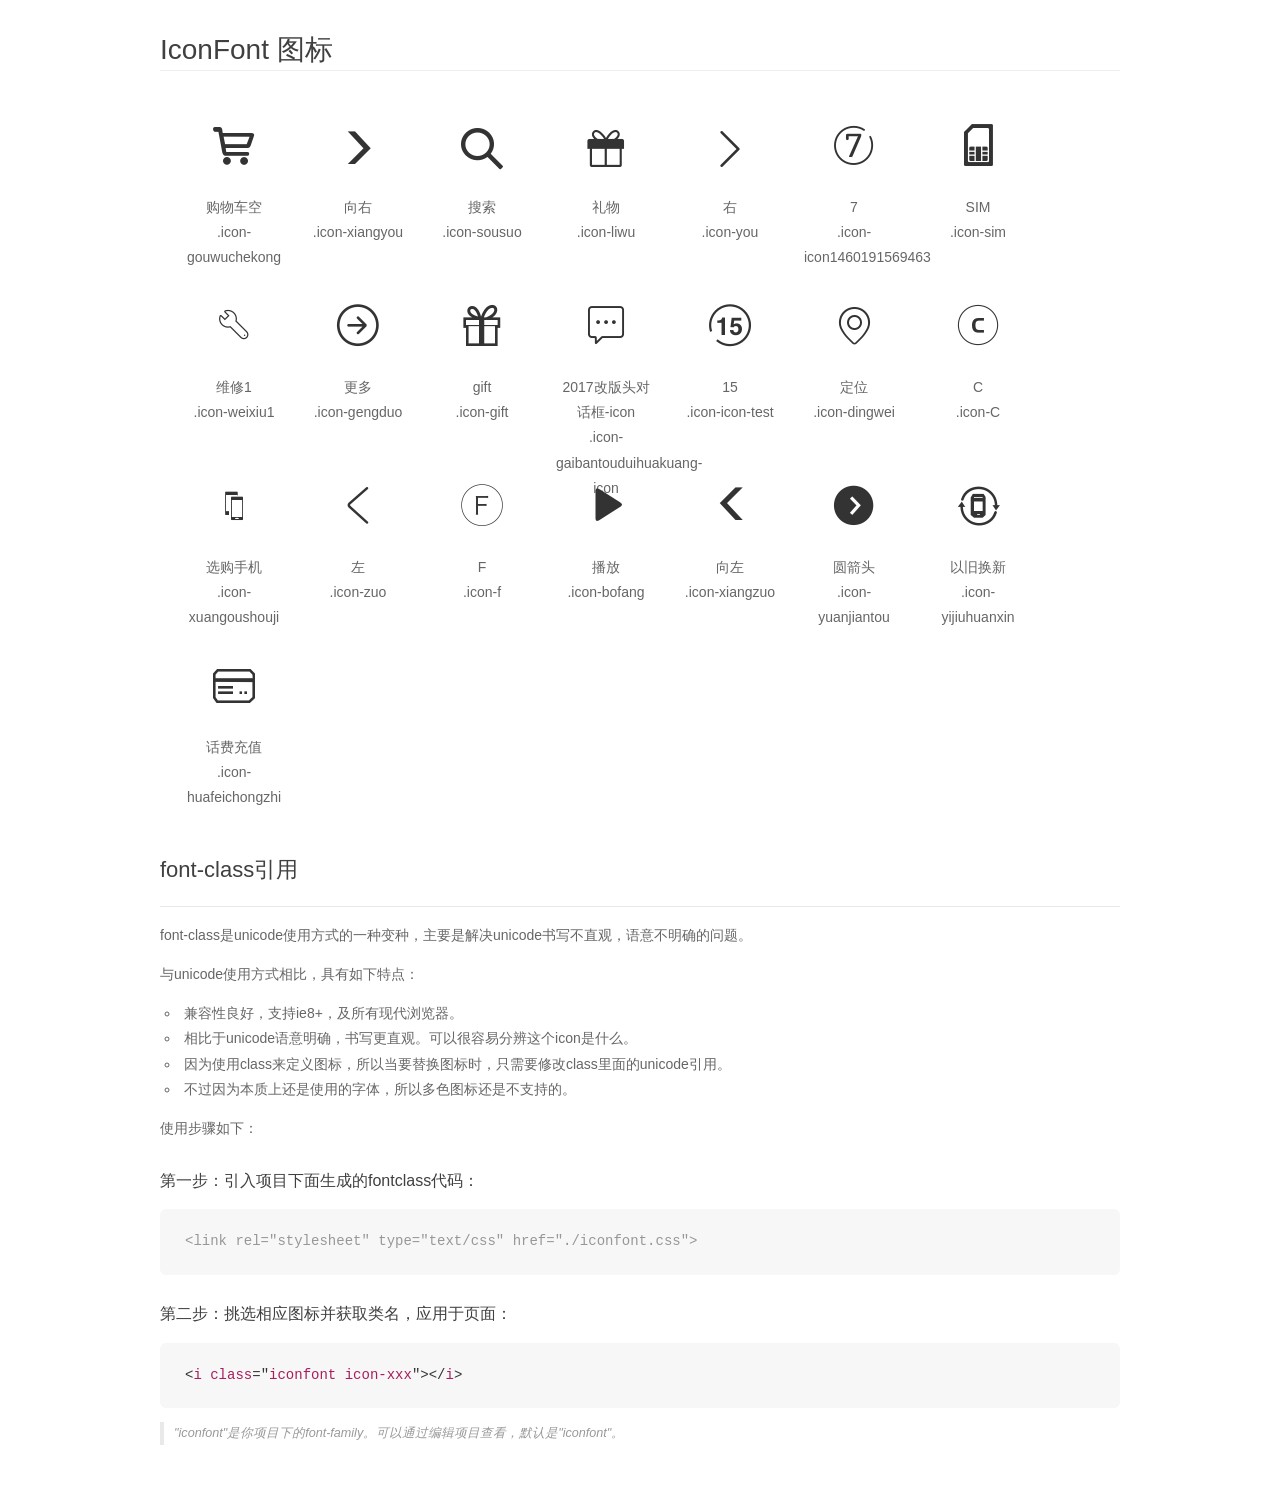
<file: iconfont/demo_fontclass.html>
<!DOCTYPE html>
<html>
<head>
    <meta charset="utf-8"/>
    <title>IconFont</title>
    <link rel="stylesheet" href="demo.css">
    <link rel="stylesheet" href="iconfont.css">
</head>
<body>
    <div class="main markdown">
        <h1>IconFont 图标</h1>
        <ul class="icon_lists clear">
            
                <li>
                <i class="icon iconfont icon-gouwuchekong"></i>
                    <div class="name">购物车空</div>
                    <div class="fontclass">.icon-gouwuchekong</div>
                </li>
            
                <li>
                <i class="icon iconfont icon-xiangyou"></i>
                    <div class="name">向右</div>
                    <div class="fontclass">.icon-xiangyou</div>
                </li>
            
                <li>
                <i class="icon iconfont icon-sousuo"></i>
                    <div class="name">搜索</div>
                    <div class="fontclass">.icon-sousuo</div>
                </li>
            
                <li>
                <i class="icon iconfont icon-liwu"></i>
                    <div class="name">礼物</div>
                    <div class="fontclass">.icon-liwu</div>
                </li>
            
                <li>
                <i class="icon iconfont icon-you"></i>
                    <div class="name">右</div>
                    <div class="fontclass">.icon-you</div>
                </li>
            
                <li>
                <i class="icon iconfont icon-icon1460191569463"></i>
                    <div class="name">7</div>
                    <div class="fontclass">.icon-icon1460191569463</div>
                </li>
            
                <li>
                <i class="icon iconfont icon-sim"></i>
                    <div class="name">SIM</div>
                    <div class="fontclass">.icon-sim</div>
                </li>
            
                <li>
                <i class="icon iconfont icon-weixiu1"></i>
                    <div class="name">维修1</div>
                    <div class="fontclass">.icon-weixiu1</div>
                </li>
            
                <li>
                <i class="icon iconfont icon-gengduo"></i>
                    <div class="name">更多</div>
                    <div class="fontclass">.icon-gengduo</div>
                </li>
            
                <li>
                <i class="icon iconfont icon-gift"></i>
                    <div class="name">gift</div>
                    <div class="fontclass">.icon-gift</div>
                </li>
            
                <li>
                <i class="icon iconfont icon-gaibantouduihuakuang-icon"></i>
                    <div class="name">2017改版头对话框-icon</div>
                    <div class="fontclass">.icon-gaibantouduihuakuang-icon</div>
                </li>
            
                <li>
                <i class="icon iconfont icon-icon-test"></i>
                    <div class="name">15</div>
                    <div class="fontclass">.icon-icon-test</div>
                </li>
            
                <li>
                <i class="icon iconfont icon-dingwei"></i>
                    <div class="name">定位</div>
                    <div class="fontclass">.icon-dingwei</div>
                </li>
            
                <li>
                <i class="icon iconfont icon-C"></i>
                    <div class="name">C</div>
                    <div class="fontclass">.icon-C</div>
                </li>
            
                <li>
                <i class="icon iconfont icon-xuangoushouji"></i>
                    <div class="name">选购手机</div>
                    <div class="fontclass">.icon-xuangoushouji</div>
                </li>
            
                <li>
                <i class="icon iconfont icon-zuo"></i>
                    <div class="name">左</div>
                    <div class="fontclass">.icon-zuo</div>
                </li>
            
                <li>
                <i class="icon iconfont icon-f"></i>
                    <div class="name">F</div>
                    <div class="fontclass">.icon-f</div>
                </li>
            
                <li>
                <i class="icon iconfont icon-bofang"></i>
                    <div class="name">播放</div>
                    <div class="fontclass">.icon-bofang</div>
                </li>
            
                <li>
                <i class="icon iconfont icon-xiangzuo"></i>
                    <div class="name">向左</div>
                    <div class="fontclass">.icon-xiangzuo</div>
                </li>
            
                <li>
                <i class="icon iconfont icon-yuanjiantou"></i>
                    <div class="name">圆箭头</div>
                    <div class="fontclass">.icon-yuanjiantou</div>
                </li>
            
                <li>
                <i class="icon iconfont icon-yijiuhuanxin"></i>
                    <div class="name">以旧换新</div>
                    <div class="fontclass">.icon-yijiuhuanxin</div>
                </li>
            
                <li>
                <i class="icon iconfont icon-huafeichongzhi"></i>
                    <div class="name">话费充值</div>
                    <div class="fontclass">.icon-huafeichongzhi</div>
                </li>
            
        </ul>

        <h2 id="font-class-">font-class引用</h2>
        <hr>

        <p>font-class是unicode使用方式的一种变种，主要是解决unicode书写不直观，语意不明确的问题。</p>
        <p>与unicode使用方式相比，具有如下特点：</p>
        <ul>
        <li>兼容性良好，支持ie8+，及所有现代浏览器。</li>
        <li>相比于unicode语意明确，书写更直观。可以很容易分辨这个icon是什么。</li>
        <li>因为使用class来定义图标，所以当要替换图标时，只需要修改class里面的unicode引用。</li>
        <li>不过因为本质上还是使用的字体，所以多色图标还是不支持的。</li>
        </ul>
        <p>使用步骤如下：</p>
        <h3 id="-fontclass-">第一步：引入项目下面生成的fontclass代码：</h3>


        <pre><code class="lang-js hljs javascript"><span class="hljs-comment">&lt;link rel="stylesheet" type="text/css" href="./iconfont.css"&gt;</span></code></pre>
        <h3 id="-">第二步：挑选相应图标并获取类名，应用于页面：</h3>
        <pre><code class="lang-css hljs">&lt;<span class="hljs-selector-tag">i</span> <span class="hljs-selector-tag">class</span>="<span class="hljs-selector-tag">iconfont</span> <span class="hljs-selector-tag">icon-xxx</span>"&gt;&lt;/<span class="hljs-selector-tag">i</span>&gt;</code></pre>
        <blockquote>
        <p>"iconfont"是你项目下的font-family。可以通过编辑项目查看，默认是"iconfont"。</p>
        </blockquote>
    </div>
</body>
</html>
</file>
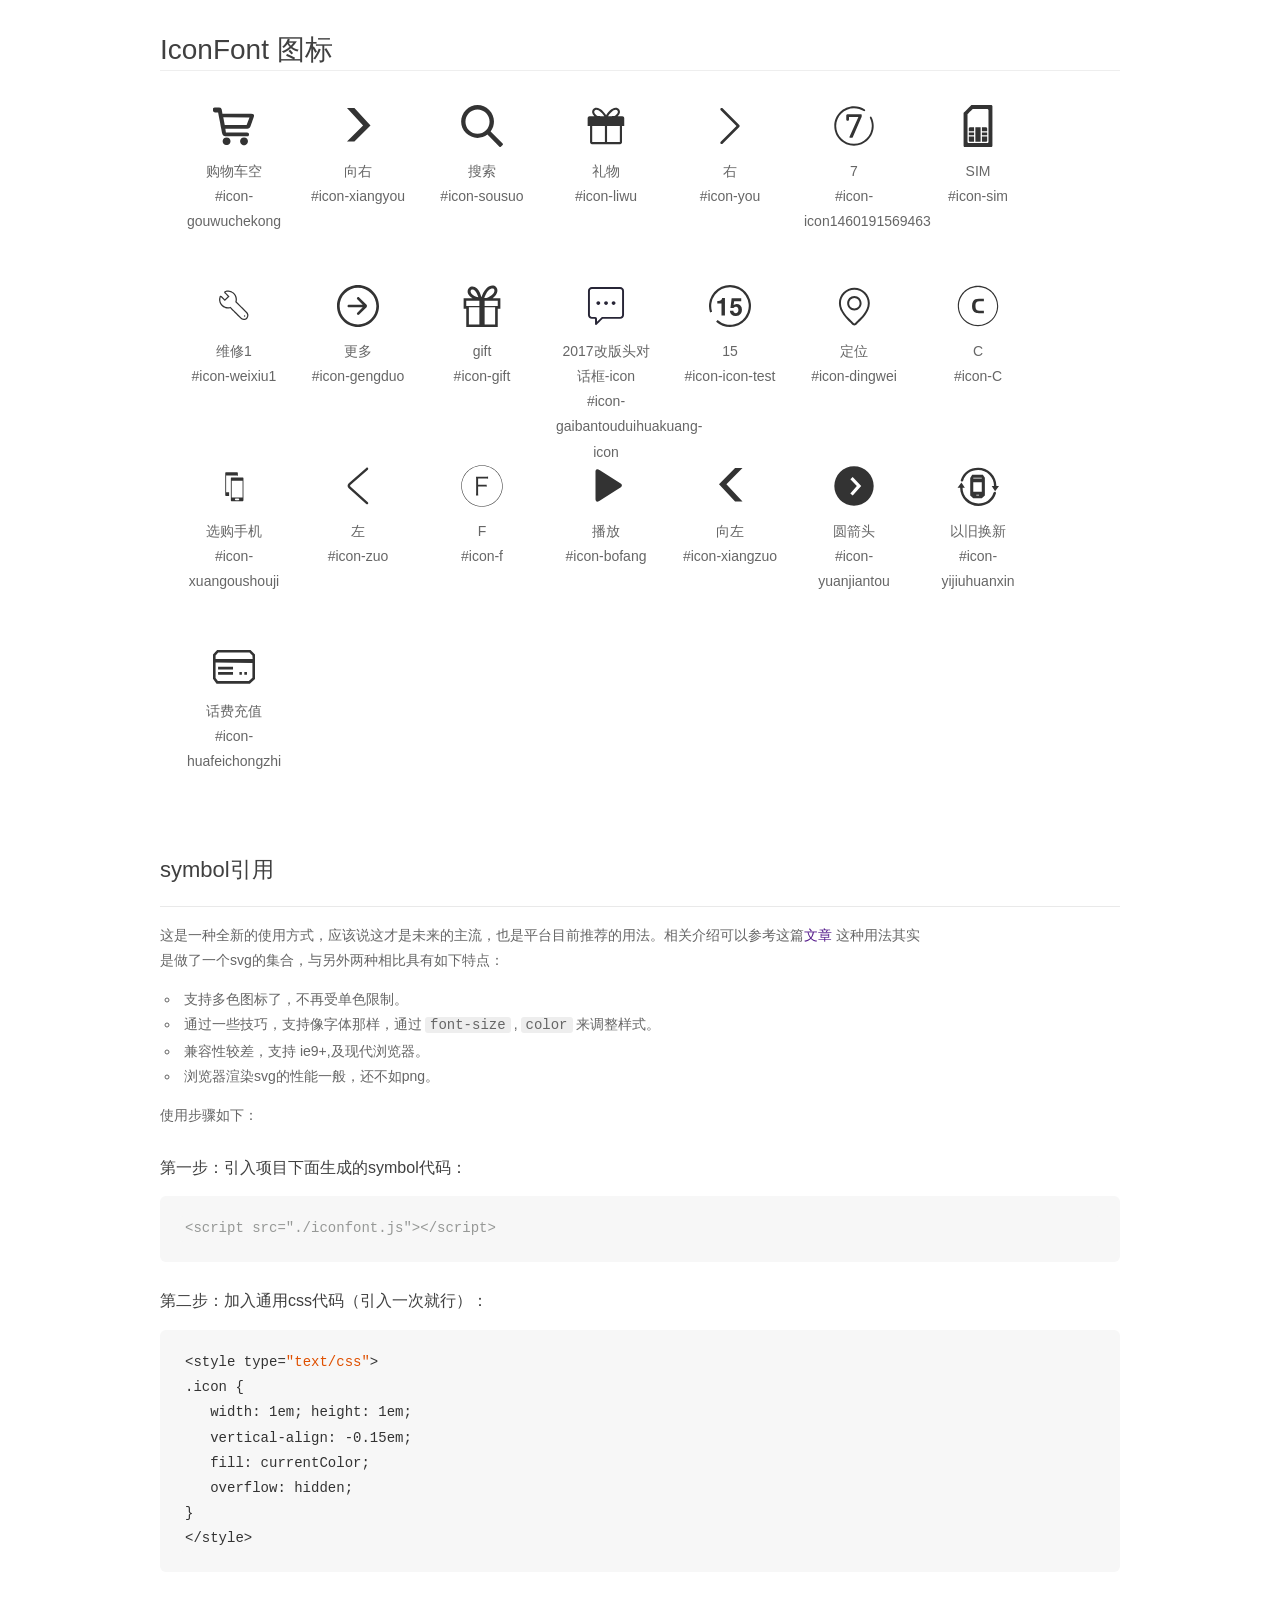
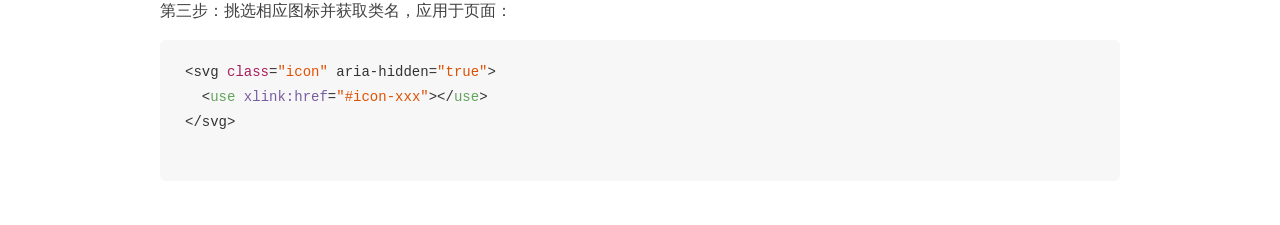
<file: iconfont/demo_symbol.html>
<!DOCTYPE html>
<html>
<head>
    <meta charset="utf-8"/>
    <title>IconFont</title>
    <link rel="stylesheet" href="demo.css">
    <script src="iconfont.js"></script>

    <style type="text/css">
        .icon {
          /* 通过设置 font-size 来改变图标大小 */
          width: 1em; height: 1em;
          /* 图标和文字相邻时，垂直对齐 */
          vertical-align: -0.15em;
          /* 通过设置 color 来改变 SVG 的颜色/fill */
          fill: currentColor;
          /* path 和 stroke 溢出 viewBox 部分在 IE 下会显示
             normalize.css 中也包含这行 */
          overflow: hidden;
        }

    </style>
</head>
<body>
    <div class="main markdown">
        <h1>IconFont 图标</h1>
        <ul class="icon_lists clear">
            
                <li>
                    <svg class="icon" aria-hidden="true">
                        <use xlink:href="#icon-gouwuchekong"></use>
                    </svg>
                    <div class="name">购物车空</div>
                    <div class="fontclass">#icon-gouwuchekong</div>
                </li>
            
                <li>
                    <svg class="icon" aria-hidden="true">
                        <use xlink:href="#icon-xiangyou"></use>
                    </svg>
                    <div class="name">向右</div>
                    <div class="fontclass">#icon-xiangyou</div>
                </li>
            
                <li>
                    <svg class="icon" aria-hidden="true">
                        <use xlink:href="#icon-sousuo"></use>
                    </svg>
                    <div class="name">搜索</div>
                    <div class="fontclass">#icon-sousuo</div>
                </li>
            
                <li>
                    <svg class="icon" aria-hidden="true">
                        <use xlink:href="#icon-liwu"></use>
                    </svg>
                    <div class="name">礼物</div>
                    <div class="fontclass">#icon-liwu</div>
                </li>
            
                <li>
                    <svg class="icon" aria-hidden="true">
                        <use xlink:href="#icon-you"></use>
                    </svg>
                    <div class="name">右</div>
                    <div class="fontclass">#icon-you</div>
                </li>
            
                <li>
                    <svg class="icon" aria-hidden="true">
                        <use xlink:href="#icon-icon1460191569463"></use>
                    </svg>
                    <div class="name">7</div>
                    <div class="fontclass">#icon-icon1460191569463</div>
                </li>
            
                <li>
                    <svg class="icon" aria-hidden="true">
                        <use xlink:href="#icon-sim"></use>
                    </svg>
                    <div class="name">SIM</div>
                    <div class="fontclass">#icon-sim</div>
                </li>
            
                <li>
                    <svg class="icon" aria-hidden="true">
                        <use xlink:href="#icon-weixiu1"></use>
                    </svg>
                    <div class="name">维修1</div>
                    <div class="fontclass">#icon-weixiu1</div>
                </li>
            
                <li>
                    <svg class="icon" aria-hidden="true">
                        <use xlink:href="#icon-gengduo"></use>
                    </svg>
                    <div class="name">更多</div>
                    <div class="fontclass">#icon-gengduo</div>
                </li>
            
                <li>
                    <svg class="icon" aria-hidden="true">
                        <use xlink:href="#icon-gift"></use>
                    </svg>
                    <div class="name">gift</div>
                    <div class="fontclass">#icon-gift</div>
                </li>
            
                <li>
                    <svg class="icon" aria-hidden="true">
                        <use xlink:href="#icon-gaibantouduihuakuang-icon"></use>
                    </svg>
                    <div class="name">2017改版头对话框-icon</div>
                    <div class="fontclass">#icon-gaibantouduihuakuang-icon</div>
                </li>
            
                <li>
                    <svg class="icon" aria-hidden="true">
                        <use xlink:href="#icon-icon-test"></use>
                    </svg>
                    <div class="name">15</div>
                    <div class="fontclass">#icon-icon-test</div>
                </li>
            
                <li>
                    <svg class="icon" aria-hidden="true">
                        <use xlink:href="#icon-dingwei"></use>
                    </svg>
                    <div class="name">定位</div>
                    <div class="fontclass">#icon-dingwei</div>
                </li>
            
                <li>
                    <svg class="icon" aria-hidden="true">
                        <use xlink:href="#icon-C"></use>
                    </svg>
                    <div class="name">C</div>
                    <div class="fontclass">#icon-C</div>
                </li>
            
                <li>
                    <svg class="icon" aria-hidden="true">
                        <use xlink:href="#icon-xuangoushouji"></use>
                    </svg>
                    <div class="name">选购手机</div>
                    <div class="fontclass">#icon-xuangoushouji</div>
                </li>
            
                <li>
                    <svg class="icon" aria-hidden="true">
                        <use xlink:href="#icon-zuo"></use>
                    </svg>
                    <div class="name">左</div>
                    <div class="fontclass">#icon-zuo</div>
                </li>
            
                <li>
                    <svg class="icon" aria-hidden="true">
                        <use xlink:href="#icon-f"></use>
                    </svg>
                    <div class="name">F</div>
                    <div class="fontclass">#icon-f</div>
                </li>
            
                <li>
                    <svg class="icon" aria-hidden="true">
                        <use xlink:href="#icon-bofang"></use>
                    </svg>
                    <div class="name">播放</div>
                    <div class="fontclass">#icon-bofang</div>
                </li>
            
                <li>
                    <svg class="icon" aria-hidden="true">
                        <use xlink:href="#icon-xiangzuo"></use>
                    </svg>
                    <div class="name">向左</div>
                    <div class="fontclass">#icon-xiangzuo</div>
                </li>
            
                <li>
                    <svg class="icon" aria-hidden="true">
                        <use xlink:href="#icon-yuanjiantou"></use>
                    </svg>
                    <div class="name">圆箭头</div>
                    <div class="fontclass">#icon-yuanjiantou</div>
                </li>
            
                <li>
                    <svg class="icon" aria-hidden="true">
                        <use xlink:href="#icon-yijiuhuanxin"></use>
                    </svg>
                    <div class="name">以旧换新</div>
                    <div class="fontclass">#icon-yijiuhuanxin</div>
                </li>
            
                <li>
                    <svg class="icon" aria-hidden="true">
                        <use xlink:href="#icon-huafeichongzhi"></use>
                    </svg>
                    <div class="name">话费充值</div>
                    <div class="fontclass">#icon-huafeichongzhi</div>
                </li>
            
        </ul>


        <h2 id="symbol-">symbol引用</h2>
        <hr>

        <p>这是一种全新的使用方式，应该说这才是未来的主流，也是平台目前推荐的用法。相关介绍可以参考这篇<a href="">文章</a>
        这种用法其实是做了一个svg的集合，与另外两种相比具有如下特点：</p>
        <ul>
          <li>支持多色图标了，不再受单色限制。</li>
          <li>通过一些技巧，支持像字体那样，通过<code>font-size</code>,<code>color</code>来调整样式。</li>
          <li>兼容性较差，支持 ie9+,及现代浏览器。</li>
          <li>浏览器渲染svg的性能一般，还不如png。</li>
        </ul>
        <p>使用步骤如下：</p>
        <h3 id="-symbol-">第一步：引入项目下面生成的symbol代码：</h3>
        <pre><code class="lang-js hljs javascript"><span class="hljs-comment">&lt;script src="./iconfont.js"&gt;&lt;/script&gt;</span></code></pre>
        <h3 id="-css-">第二步：加入通用css代码（引入一次就行）：</h3>
        <pre><code class="lang-js hljs javascript">&lt;style type=<span class="hljs-string">"text/css"</span>&gt;
.icon {
   width: <span class="hljs-number">1</span>em; height: <span class="hljs-number">1</span>em;
   vertical-align: <span class="hljs-number">-0.15</span>em;
   fill: currentColor;
   overflow: hidden;
}
&lt;<span class="hljs-regexp">/style&gt;</span></code></pre>
        <h3 id="-">第三步：挑选相应图标并获取类名，应用于页面：</h3>
        <pre><code class="lang-js hljs javascript">&lt;svg <span class="hljs-class"><span class="hljs-keyword">class</span></span>=<span class="hljs-string">"icon"</span> aria-hidden=<span class="hljs-string">"true"</span>&gt;<span class="xml"><span class="hljs-tag">
  &lt;<span class="hljs-name">use</span> <span class="hljs-attr">xlink:href</span>=<span class="hljs-string">"#icon-xxx"</span>&gt;</span><span class="hljs-tag">&lt;/<span class="hljs-name">use</span>&gt;</span>
</span>&lt;<span class="hljs-regexp">/svg&gt;
        </span></code></pre>
    </div>
</body>
</html>
</file>
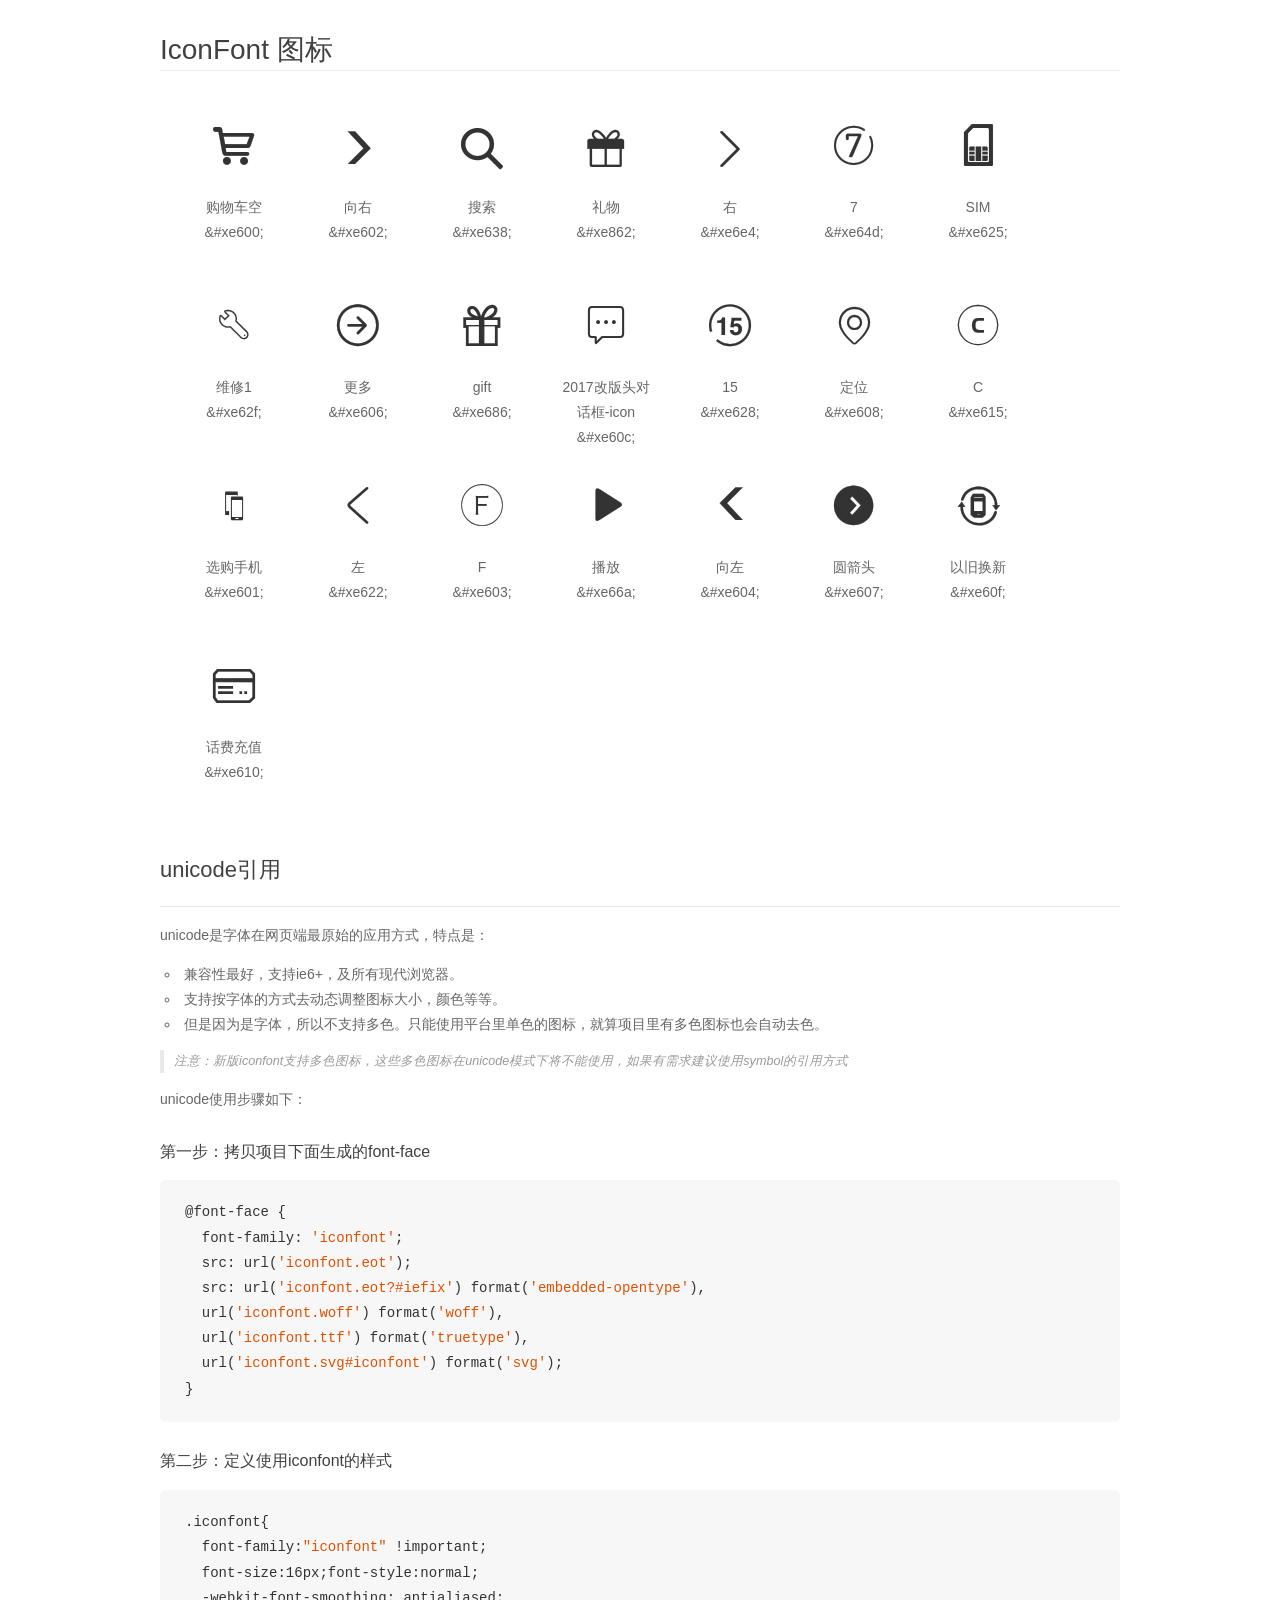
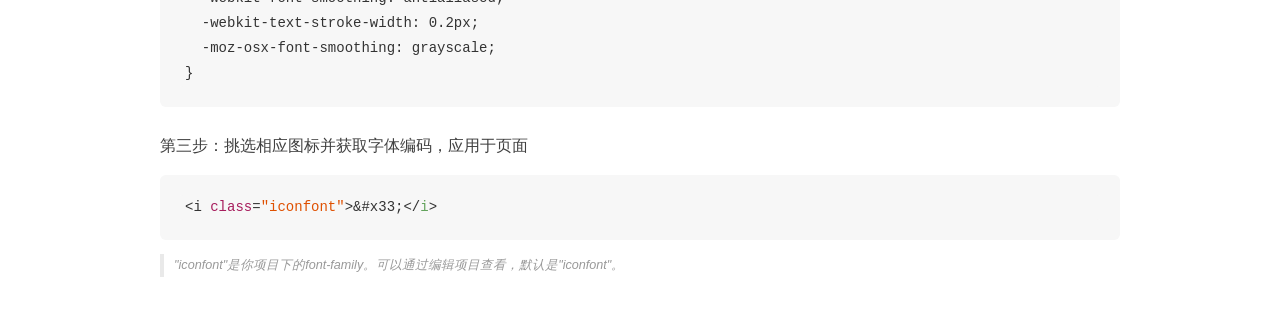
<file: iconfont/demo_unicode.html>
<!DOCTYPE html>
<html>
<head>
    <meta charset="utf-8"/>
    <title>IconFont</title>
    <link rel="stylesheet" href="demo.css">

    <style type="text/css">

        @font-face {font-family: "iconfont";
          src: url('iconfont.eot'); /* IE9*/
          src: url('iconfont.eot#iefix') format('embedded-opentype'), /* IE6-IE8 */
          url('iconfont.woff') format('woff'), /* chrome, firefox */
          url('iconfont.ttf') format('truetype'), /* chrome, firefox, opera, Safari, Android, iOS 4.2+*/
          url('iconfont.svg#iconfont') format('svg'); /* iOS 4.1- */
        }

        .iconfont {
          font-family:"iconfont" !important;
          font-size:16px;
          font-style:normal;
          -webkit-font-smoothing: antialiased;
          -webkit-text-stroke-width: 0.2px;
          -moz-osx-font-smoothing: grayscale;
        }

    </style>
</head>
<body>
    <div class="main markdown">
        <h1>IconFont 图标</h1>
        <ul class="icon_lists clear">
            
                <li>
                <i class="icon iconfont">&#xe600;</i>
                    <div class="name">购物车空</div>
                    <div class="code">&amp;#xe600;</div>
                </li>
            
                <li>
                <i class="icon iconfont">&#xe602;</i>
                    <div class="name">向右</div>
                    <div class="code">&amp;#xe602;</div>
                </li>
            
                <li>
                <i class="icon iconfont">&#xe638;</i>
                    <div class="name">搜索</div>
                    <div class="code">&amp;#xe638;</div>
                </li>
            
                <li>
                <i class="icon iconfont">&#xe862;</i>
                    <div class="name">礼物</div>
                    <div class="code">&amp;#xe862;</div>
                </li>
            
                <li>
                <i class="icon iconfont">&#xe6e4;</i>
                    <div class="name">右</div>
                    <div class="code">&amp;#xe6e4;</div>
                </li>
            
                <li>
                <i class="icon iconfont">&#xe64d;</i>
                    <div class="name">7</div>
                    <div class="code">&amp;#xe64d;</div>
                </li>
            
                <li>
                <i class="icon iconfont">&#xe625;</i>
                    <div class="name">SIM</div>
                    <div class="code">&amp;#xe625;</div>
                </li>
            
                <li>
                <i class="icon iconfont">&#xe62f;</i>
                    <div class="name">维修1</div>
                    <div class="code">&amp;#xe62f;</div>
                </li>
            
                <li>
                <i class="icon iconfont">&#xe606;</i>
                    <div class="name">更多</div>
                    <div class="code">&amp;#xe606;</div>
                </li>
            
                <li>
                <i class="icon iconfont">&#xe686;</i>
                    <div class="name">gift</div>
                    <div class="code">&amp;#xe686;</div>
                </li>
            
                <li>
                <i class="icon iconfont">&#xe60c;</i>
                    <div class="name">2017改版头对话框-icon</div>
                    <div class="code">&amp;#xe60c;</div>
                </li>
            
                <li>
                <i class="icon iconfont">&#xe628;</i>
                    <div class="name">15</div>
                    <div class="code">&amp;#xe628;</div>
                </li>
            
                <li>
                <i class="icon iconfont">&#xe608;</i>
                    <div class="name">定位</div>
                    <div class="code">&amp;#xe608;</div>
                </li>
            
                <li>
                <i class="icon iconfont">&#xe615;</i>
                    <div class="name">C</div>
                    <div class="code">&amp;#xe615;</div>
                </li>
            
                <li>
                <i class="icon iconfont">&#xe601;</i>
                    <div class="name">选购手机</div>
                    <div class="code">&amp;#xe601;</div>
                </li>
            
                <li>
                <i class="icon iconfont">&#xe622;</i>
                    <div class="name">左</div>
                    <div class="code">&amp;#xe622;</div>
                </li>
            
                <li>
                <i class="icon iconfont">&#xe603;</i>
                    <div class="name">F</div>
                    <div class="code">&amp;#xe603;</div>
                </li>
            
                <li>
                <i class="icon iconfont">&#xe66a;</i>
                    <div class="name">播放</div>
                    <div class="code">&amp;#xe66a;</div>
                </li>
            
                <li>
                <i class="icon iconfont">&#xe604;</i>
                    <div class="name">向左</div>
                    <div class="code">&amp;#xe604;</div>
                </li>
            
                <li>
                <i class="icon iconfont">&#xe607;</i>
                    <div class="name">圆箭头</div>
                    <div class="code">&amp;#xe607;</div>
                </li>
            
                <li>
                <i class="icon iconfont">&#xe60f;</i>
                    <div class="name">以旧换新</div>
                    <div class="code">&amp;#xe60f;</div>
                </li>
            
                <li>
                <i class="icon iconfont">&#xe610;</i>
                    <div class="name">话费充值</div>
                    <div class="code">&amp;#xe610;</div>
                </li>
            
        </ul>
        <h2 id="unicode-">unicode引用</h2>
        <hr>

        <p>unicode是字体在网页端最原始的应用方式，特点是：</p>
        <ul>
        <li>兼容性最好，支持ie6+，及所有现代浏览器。</li>
        <li>支持按字体的方式去动态调整图标大小，颜色等等。</li>
        <li>但是因为是字体，所以不支持多色。只能使用平台里单色的图标，就算项目里有多色图标也会自动去色。</li>
        </ul>
        <blockquote>
        <p>注意：新版iconfont支持多色图标，这些多色图标在unicode模式下将不能使用，如果有需求建议使用symbol的引用方式</p>
        </blockquote>
        <p>unicode使用步骤如下：</p>
        <h3 id="-font-face">第一步：拷贝项目下面生成的font-face</h3>
        <pre><code class="lang-js hljs javascript">@font-face {
  font-family: <span class="hljs-string">'iconfont'</span>;
  src: url(<span class="hljs-string">'iconfont.eot'</span>);
  src: url(<span class="hljs-string">'iconfont.eot?#iefix'</span>) format(<span class="hljs-string">'embedded-opentype'</span>),
  url(<span class="hljs-string">'iconfont.woff'</span>) format(<span class="hljs-string">'woff'</span>),
  url(<span class="hljs-string">'iconfont.ttf'</span>) format(<span class="hljs-string">'truetype'</span>),
  url(<span class="hljs-string">'iconfont.svg#iconfont'</span>) format(<span class="hljs-string">'svg'</span>);
}
</code></pre>
        <h3 id="-iconfont-">第二步：定义使用iconfont的样式</h3>
        <pre><code class="lang-js hljs javascript">.iconfont{
  font-family:<span class="hljs-string">"iconfont"</span> !important;
  font-size:<span class="hljs-number">16</span>px;font-style:normal;
  -webkit-font-smoothing: antialiased;
  -webkit-text-stroke-width: <span class="hljs-number">0.2</span>px;
  -moz-osx-font-smoothing: grayscale;
}
</code></pre>
        <h3 id="-">第三步：挑选相应图标并获取字体编码，应用于页面</h3>
        <pre><code class="lang-js hljs javascript">&lt;i <span class="hljs-class"><span class="hljs-keyword">class</span></span>=<span class="hljs-string">"iconfont"</span>&gt;&amp;#x33;<span class="xml"><span class="hljs-tag">&lt;/<span class="hljs-name">i</span>&gt;</span></span></code></pre>

        <blockquote>
        <p>"iconfont"是你项目下的font-family。可以通过编辑项目查看，默认是"iconfont"。</p>
        </blockquote>
    </div>


</body>
</html>
</file>
<file: css/index.css>
@import url('base.css');
/* header开始 */
header{
	width: 100%;
	height: 40px;
	background: #333333;
}
main{
	width: 1226px;
	height: 100%;
	background: #333333;
	margin: 0 auto;
}
.head-left{
	width: 610px;
	height: 100%;
	background: #333333;
	float: left;
}
.head-left li, .head-right li{          /* 不设置高度，宽度根据父元素，高度由内容撑开 */
	float: left;
/* 	font-size: 12px;
	line-height: 40px;
	padding-right: 9px;
	padding-left: 8px; */
}
.head-left li a, .head-right li a{
	color: #b0b0b0;
	font-size: 12px;
	line-height: 40px;
	padding-right: 9px;
	padding-left: 8px;
	border-right: 1px solid #424242;
}
.head-left li a:hover, .head-right li a:hover{
	color: #fff;
}
.head-left .first, .head-right .first{
	padding-left: 0;
}
.head-left .last, .head-right .last{
	padding-right: 0;
	border-right: 0;
}
.car{
	width: 120px;
	height: 40px;
	background: #424242;
	float: right;
	color: #B0B0B0; 
}
.car a{
	display: block;
	width: 100%;
	height: 100%;
	font-size: 12px;
	text-align: center;
	line-height: 37px;
	color: #B0B0B0; 
}
.car i{
	font-size: 19px;
	margin-right: 5px;
}
.car:hover{
	background: #fff;
}
.car a:hover{
    color: #ff6700;
}
.head-right{
	width: 133px;
	height: 100%;
	background: #333333;
	float: right;
	margin-right: 25px;
}
/* header结束 */
/* nav开始 */
.nav{
	width: 100%;
	height: 100px;
	position:relative;
}
nav{
	width: 1226px;
	height: 100px;
	background: #fff;
	margin: 0 auto;

}
.logo{
	width: 55px;
	height: 55px;
	background: #ff6700 url('../img/mi-logo.png');
	float: left;
	margin-top: 22px;
	margin-right: 189px;
}
.nav-center{
	width: 636px;
	height: 100%;
	background: #ffffff;
	float: left;
}
.nav-center li{
	float: left;
}
.nav-center li a{
	font-size: 16px;
	color: #333333;
	line-height: 100px;
	margin-right: 20px;
}
.nav-center li a:hover{
	color: #ff6700;
}
/**/
nav .item1{
	width: 100%;
	height: 229px;
	background: #fff;
	position: absolute;
	top: 100px;
	left: 0;
	display: none;
	box-sizing: border-box;
	border-top: 1px solid #e0e0e0;
	z-index: 800;
	padding-left: 143px;
	padding-right: 40px;
}
nav .item1 li{
	width: 203px;
	height: 229px;
	background: #fff;
}
.nav .item1 li .top{
	width: 76px;
	height: 20px;
	border: 1px solid #ff6700;
	margin: 0 auto;
	font-size: 12px;
	color: #ff6700;
	text-align: center;
	line-height: 20px;
}
nav .item1 li .top1{
	opacity: 0;
}
.nav .item1 li .tu{
	width: 150px;
	height: 120px;
	margin: 10px auto;
}
/**/
nav .item1 li .s1{
	font-size: 12px;
	color: #000;
	line-height: 20px;
	display: block;
	text-align: center;
}
nav .item1 li .s2{
	font-size: 12px;
	color: #ff6700;
	line-height: 20px;
	display: block;
    text-align: center;
}


.nav-right{
	width: 294px;
	height: 48px;
	border: 1px solid #e0e0e0;
	float: right;
	margin-top: 25px;
	font-size: 12px;
}
.input{
	width: 243px;
	height: 100%;
	float: left;
}
.input .sleft{
	width: 53px;
	height: 18px;
	background: #eeeeee;
	float: left;
	margin:12px 3px 0 86px;

}
.input a{
	color: #757575;
}
.input a:hover{
	color: #fff;
}
.input .sleft:hover, .input .sright:hover{
	background: #ff6700;
}
.input .sright{
	width: 81px;
	height: 18px;
	background: #eeeeee;
	float: right;
	margin-top: 12px;
}
.sousuo{
	width: 48px;
	height: 48px;
	background: #ffffff;
	float: right;
	border-left: 1px solid #e0e0e0;
}

.sousuo:hover{
    background: #ff6700;
    color: #fff;
}
.sousuo a:hover{
    background: #ff6700;
    color: #fff;
}
.sousuo a{
	display: block;
	color: #616161;
	font-size: 16px;
	line-height: 46px;
	padding: 0 16px;
}
/* nav结束 */
/* banner开始 */
.banner{
	width: 1226px;
	height: 460px;
	margin: 0 auto;
	position: relative;
	margin-bottom: 14px;
}
.banner-img{
	width: 1226px;
	height: 460px;
	position: relative;
	overflow: hidden;
}
.banner-img li{
	width: 1226px;
	height: 460px;
	position: absolute;
	top: 0; 
	left: 100%;
	left: 0;
	transition: all 0.5s;
	/* opacity: 1; */
}
.banner-img li:first-child{
	/* opacity: 1; */
	left: 0;
}
.banner-img img{
	display: block;
	width: 100%;
	height: 100%;
}
.banner-img a{
	display: block;
	width: 100%;
	height: 100%;
}
/* .banner .img-left i, .banner .img-right i{
	line-height: 48px;
	font-size: 20px;
	color: #fff;
	text-align: center;
} */
.banner .img-left a, .banner .img-right a{
	display: block;
	width: 100%;
	height: 100%;
}
.banner .img-left i{
	margin-left: 5px;
	font-size: 30px;
	color: rgba(255, 255, 255, 0.4);
	text-align: center;
}
.banner .img-right i{
	margin-left: 10px;
	font-size: 30px;
	color: rgba(255, 255, 255, 0.4);
	text-align: center;
}
.banner .img-left:hover i{
	color: rgba(255, 255, 255, 1);
}
.banner .img-right:hover i{
	color: rgba(255, 255, 255, 1);
}
.banner .img-right i{
	/* margin-left: 10px; */
}
.banner .img-left{
	width: 41px;
	height: 69px;
	position: absolute;
	top: 210px;
	left: 233px;
	color: #A6A7A8;
	line-height: 69px;
/*     background: black; */
	z-index:6; 
}
.banner .img-left:hover{
	width: 41px;
	height: 69px;
    background: rgba(15, 16, 20, 0.7);
}
.banner .img-right:hover{
	width: 41px;
	height: 69px;
    background: rgba(15, 16, 20, 0.7);
}
.banner .img-right{
	width: 41px;
	height: 69px;
	position: absolute;
	top: 210px;
	right: 0px;
	line-height: 69px;
	z-index: 6;

/* 	background: black; */
}

.btn-banner{
	width: 90px;
	height: 10px;
	position: absolute;
	bottom: 25px;
	right: 35px;
	z-index: 6;
}
.btn-banner li{
	width: 5px;
	height: 5px;
	background:rgba(0,0,0,0.4);
	border: 2px solid rgba(255,255,255,0.5);
	border-radius: 50%;
	float: left;
	margin-right: 10px;
}
.btn-banner li a{
	display: block;
	width: 100%;
	height: 100%;
}
.btn-banner li:hover{
	background:rgba(159,162,166,0.5);
	border: 2px solid rgba(255,255,255,0.8);
}
.btn-banner .btn-last{
	margin-right: 0;
}
.btn-banner .btn-last a{
	margin-right: 0;
}
aside{
	width: 233px;
	height: 422px;
	background: rgba(15, 16, 20, 0.5);
	position: absolute;
	top: 0;
	left: 0;
	padding:18px 0 20px;
	z-index: 6;
}
.banner-left{
	width: 100%;
	height: 100%;
	/* position: relative; */
	/* z-index: 6; */

}
.banner-left li{
	width: 223px;
	height: 43px;
	float: left;
}
.banner-left>li>a{
	display: block;
	width: 213px;
	height: 43px;
    line-height: 43px;
    color: #fff;
    padding-left: 20px;
}
.banner-left>li>a:hover{
	background: #FF6700;
}
.banner-left .more{
	float: right;
	margin-right: 24px;
} 
.banner-left li>.item{
	width: 802px;
	height: 100%;
	background: #fff;
	position: absolute;
	left: 234px;
	top: 0;
	display: none;
	z-index: 20;	
}
/**/
.banner-left li .item li{
	width: 265px;
	height: 76px;
	float: left;
}
.banner-left li .item li .link img{
	width: 40px;
	height: 40px;
	float: left;
	margin-left: 40px;

}
.banner-left li .item li .link{
	float: left;
	margin-top: 25px;
}
.banner-left li .item li .link:hover span{
	color: #ff6700;
}
.banner-left li .item li .link span{
	float: left;
	font-size: 12px;
	margin-left: 10px;
	color: #000;
}
.banner-left li .item li .btn{
	float: right;
	margin-right: 10px;
	width: 59px;
	height: 22px;
	border: 1px solid #ff6700;
	text-align: center;
	line-height: 22px;
	margin-top: 26px;
	font-size: 12px;
	color: #ff6700;
}
.banner-left li .item li .btn:hover{
	background: #ff6700;
	color: #fff;
}
.banner-left li .item2{
	width: 951px;
	height: 460px;
	background: #fff;
	position: absolute;
	left: 234px;
	top: -20px;
	display: none;
	z-index: 200;
	border: 1px solid #e0e0e0;
}
.banner-left li .item2 .li2{
	width: 317px;
	height: 60px;
	float: left;
	padding-top: 20px;
}
.banner-left li .item2 .li2 img{
	width: 40px;
	height: 40px;
	float: left;
	margin-left: 20px;
	margin-right: 10px;
}
.banner-left li .item2 .li2 span{
	font-size: 12px;
	color: #000;
}
.banner-left li .item2>li:hover span{
	color: #ff6700;
}
/**/
/* banner结束 */
/* 1开始 */
.center{
	width: 1226px;
	height: 170px;
	margin: 0 auto 26px;
}
.center-one{
	width: 234px;
	height: 170px;
	background: #5f5750;
	margin-right: 14px;
	float: left;
}
.one-box{
	width: 225px;
	height: 169px;
	float: left;
/* 	padding-top: 14px; */
	padding-left: 19px;
	position: relative;
}
.one-box .xian1{
	width: 62px;
	height: 1px;
	background: #665e57;
	position: absolute;
	top: 74px;
	left: 14px;

}
.one-box .xian2{
	width: 52px;
	height: 1px;
	background: #665e57;
	position: absolute;
	top: 74px;
	left: 88px;

}
.one-box .xian3{
	width: 62px;
	height: 1px;
	background: #665e57;
	position: absolute;
	top: 74px;
	right: 25px;

}
.one-box li{
	width: 64px;
    height: 69px;
	float: left;
	border-right: 1px solid #665e57;
/*     margin-bottom: 8px; */
    margin-top: 14px;
}
.one-box .three, .one-box .six{
	border-right: 0;
}
.one-box .three a, .one-box .six a{
	border-right: 0;
}
.one-box li a{
    width: 64px;
    height: 70px;
    float: left;
    border-right: 1px solid #665e57;
    margin-bottom: 3px;
    line-height:26px;
    font-size: 12px;
    color: #CFCDCB;
    text-align: center;
}
.one-box li i{
	font-size: 27px;
}
.one-box li:first-of-type i{
	font-size: 31px;
}
.one-box li a:hover{
	color: #fff;
}
.center-two, .center-three, .center-last{
	width: 316px;
	height: 100%;
	margin-right: 15px;
	float: left;
}
.center .center-last{
	margin-right: 0;
}
.center-two a, .center-three a, .center-last a{
	display: block;
	width: 316px;
	height: 100%;
}
.center img{
	display: block;
	width: 316px;
	height: 100%;
	margin-right: 15px;
	float: left;
}
/* 1结束 */
/* 明星单品开始 */

.star{
   width: 100%;
   height: 398px;
   margin: 0 auto;
   padding-bottom: 40px;
}
.title{
	width: 1226px;
	height: 58px;
	margin: 0 auto;
}
h2{ 
	font-weight: 200;
	line-height: 58px;
	float: left;
	font-size: 22px;
}
.btn-left{
	width: 34px;
	height: 22px;
	border: 1px solid #e0e0e0;
	float: right;
	margin-top: 26px;
	text-align: center;
	line-height: 20px;
}
.btn-right{
	width: 34px;
	height: 22px;
	border: 1px solid #e0e0e0;
	border-right: 0;
	float: right;
	margin-top: 26px;
	text-align: center;
}
.star-bottom{
	width: 1226px;
	height: 340px;
	margin: 0 auto;
	overflow: hidden;
}
.star-bottom ul{
    width: 2470px;
	height: 340px;	
	margin: 0 auto;

}
.star-box li{
	width: 234px;
	height: 300px;
	background: #fafafa;
	float: left;
	margin-right: 14px;
	padding-top: 39px;
}

.star-box .aimg{
	display: block;
	width: 160px;
	height: 160px;
	margin: 0 37px 22px;
}
.star-box img{
	display: block;
	width: 100%;
	height: 100%;
}
.star-box p{
/* 	font-weight: 400; */
	color: black;
	font-size: 12px;
/* 	margin-left: 81px; */
	text-align: center;
	line-height: 24px;
}
.star-box .miaoshu{
	font-size: 12px;
	color: #b0b0b0;
	text-align: center;
	line-height: 24px;
}
.star-box .jiage{
	font-size: 12px;
	color: #ff6709;
	text-align: center;
	line-height: 26px;
}
.star-box .one{
	border-top:1px solid #FFAC13;
}
.star-box .two{
	border-top:1px solid #83C44E;
}.star-box .three{
	border-top:1px solid #2196F3;
}.star-box .four{
	border-top:1px solid #E53935;
}
.star-box .last{
	border-top:1px solid #00c0a5;
	margin-right: 0;
}
.star-box li:last-of-type{
	margin-right: 0;
}
/* 明星单品结束 */
/* 主体全部内容开始 */
.home-main{
	width: 100%;
	height: 5248px;
	background: #f5f5f5;
	padding-top:60px;
}
/* 主体全部内容结束 */
/* 家电开始 */
.jiadian{
	width: 1226px;
	height: 686px;
	margin: 0 auto;
}
.right-list{
	width: 280px;
	height: 26px;
	float: right;
	margin-top: 8px;
	padding-top:16px;
}
.right-list li{
	float: left;
	margin-left: 30px;
	font-size: 16px;
}
.right-list li a{
	color: #333;
}
.right-list .first a{
	 color: #ff6700;
	 border-bottom: 2px solid #ff6700;
}
.right-list li a:hover{
	 color: #ff6700;
	 border-bottom: 2px solid #ff6700;
}
.jiadian-bottom{
	width: 1226px;
	height: 628px;
}
.jd-bottom-left{
	width: 234px;
	height: 615px;
	float: left;
	transition: all 0.5s ease;
}
.jd-bottom-left a{
	display: block;
	width: 100%;
	height: 614px;
}
.jd-bottom-left img{
	width: 100%;
	height: 100%;
}
.jd-bottom-left:hover{
	transform: translateY(-2px);
	box-shadow: 0px 15px 30px 2px rgba(0, 0, 0, 0.3);
}
.jd-bottom-right{
	width: 992px;
	height: 614px;
	float: right;
}
.jd-bottom-right li{
	width: 234px;
	height: 280px;
	background: #fff;
	float: left;
	margin: 0 0 14px 14px;
	padding:0 0 20px 0; 
	transition: all 0.5s ease;
}
.jd-dazhe{
	width: 64px;
	height: 20px;
	background: #e53935;
	margin-left: 83px;
	font-size: 12px;
	text-align: center;
	line-height: 20px;
	color: #fff;

}
.jd-dazhe-xinpin{
	width: 64px;
	height: 20px;
	background: #83C44E;
	margin-left: 83px;
	font-size: 12px;
	text-align: center;
	line-height: 20px;
	color: #fff;
}
.jd-dazhe-yincang{
	width: 64px;
	height: 20px;
	margin-left: 83px;
}
.jd-img{
	display: block;
	width: 150px;
	height: 150px;
	margin: 0 46px 22px;
}
.jd-bottom-right img{
	width: 100%;
	height: 100%;
	margin: 0 auto;
}
.jd-bottom-right p{
/* 	font-weight: 400; */
	color: black;
	font-size: 14px;
/* 	margin-left: 81px; */
	text-align: center;
}
.jd-bottom-right .miaoshu{
	font-size: 12px;
	color: #b0b0b0;
	text-align: center;
	line-height: 24px;
}
.jd-bottom-right .jiage{
	font-size: 12px;
	color: #FF6700;
	text-align: center;
	line-height: 39px;
/* 	background: #C8C8C8; */
/* 	margin-left: 69px; */
}
.jd-bottom-right s{
	color: #B0B0B0;
}
.jd-bottom-right .jd-three{
	position: relative;
	overflow: hidden;
	transition: all 0.5s ease;
}
.jd-three .jd-small{
	width: 174px;
    height: 67px;
    padding: 8px 30px;
	background: #ff6700;
	position: absolute;
	bottom: -96px;
	left: 0;
	transition: all 0.2s ease;
}
.jd-small-a{
    display: block;
    width: 174px;
    height: 80px;
    padding: 8px 30px;
}  
.jd-three .jd-small-a p{
	color: #fff;
	margin-bottom: 5px;
	font-size: 12px;
}
.jd-three .jd-small-a .pinglun{
	color: rgba(255,255,255,0.6);
}
.jd-bottom-right li:hover, .jd-bottom-right .jd-three:hover{
	transform: translateY(-2px);
	box-shadow: 0px 15px 30px 2px rgba(0, 0, 0, 0.3);
}
.jd-bottom-right .jd-three:hover .jd-small{
    bottom: 0;
}
.jd-bottom-right #jd-last{
	width: 234px;
	height: 280px;
	background: #F5F5F5;
}
.jd-bottom-right #jd-last:hover{
	transform: translateY(0px);
	box-shadow: 0px 0px 0px 0px;
}
#jd-last .last-top, #jd-last .last-bottom{
	width: 184px;
	height: 93px;
	background: #fff;
	padding: 50px 10px 0 40px;
	transition: all 0.2s ease;
}
#jd-last #gengduo{
	display: block;
	float: right;
	margin: -18px 25px -4px 7px;
	
}
#gengduo i{
    font-size: 39px;
	color: #ff5700;
}
#jd-last .last-top{
	margin-bottom: 14px;
}
#jd-last .last-top:hover, #jd-last .last-bottom:hover{
	transform: translateY(-2px);
	box-shadow: 0px 15px 30px 2px rgba(0, 0, 0, 0.3);
}
#jd-last a{
	color: #757575;
	font-size: 14px;
}
#jd-last .last-top a:first-of-type{
	color: #333;
	font-size: 16px;
}
#jd-last .last-bottom a:first-of-type{
	color: #333;
	font-size: 19px;
	font-weight: 500;
}
#jd-last-a{
	float: right;
	width: 80px;
	height: 80px;
	margin: -33px 0;

}
#jd-last #jd-last-img{
   width: 100%;
   height: 100%;
}
.last-top p{
	display: inline-block;
/* 	width: 30px;
	height: 30px; */
	color: #FF6700;
	margin: 0 0;
}
/* 家电结束 */
/* 为你推荐开始 */
.recommend{
   width: 1226px;
   height: 336px;
   margin: 0 auto 40px;
   padding-bottom: 22px;
}
.recommend .title{
	width: 100%;
	height: 58px;
}
h2{ 
	font-weight: 200;
	line-height: 58px;
	float: left;
	font-size: 22px;
}
.recommend .btn-left{
	width: 34px;
	height: 22px;
	border: 1px solid #e0e0e0;
	float: right;
	margin-top: 26px;
	color: #808080;
}
.recommend .btn-right{
	width: 34px;
	height: 22px;
	border: 1px solid #e0e0e0;
	border-right: 0;
	float: right;
	margin-top: 26px;
	color: #e0e0e0;
}
.recommend-bottom{
	width: 1226px;
	height: 320px;
	overflow: hidden;
}
.recommend-bottom ul{
    width: 2470px;
	height: 320px;
}
.recommend-box li{
	width: 234px;
	height: 300px;
	background: #FFFFFF;
	float: left;
	margin-right: 14px;
	transition: all 0.4s ease;
}
.recommend-aimg{
	display: block;
	width: 140px;
	height: 140px;
	margin: 43px 50px 22px;
}
.recommend-box img{
	display: block;
	width: 100%;
	height: 100%;
}
.recommend-box p{
	color: black;
	font-size: 14px;
/* 	margin-left: 81px; */
	text-align: center;
	line-height: 20px;
}
.recommend-box .miaoshu{
	font-size: 12px;
	color: #757575;
	text-align: center;
	line-height: 24px;
}
.recommend-box .jiage{
	font-size: 14px;
	color: #ff6709;
	text-align: center;
	line-height: 35px;
}
.recommend-box .last{
	margin-right: 0;
}
.recommend-box li:hover{
	transform: translateY(-2px);
	box-shadow: 0px 15px 30px 2px rgba(0, 0, 0, 0.3);
}
/* 为你推荐结束 */
/* 热评产品开始 */
.hot{
   width: 1226px;
   height: 473px;
   margin: 0 auto;
   padding-bottom: 22px;
}
.hot>.title{
	width: 100%;
	height: 58px;
}
h2{ 
	font-weight: 200;
	line-height: 58px;
	float: left;
	font-size: 22px;
}
/* .btn-left{
	width: 34px;
	height: 22px;
	border: 1px solid #e0e0e0;
	float: right;
	margin-top: 26px;
}
.btn-left a{
	margin-left:12px ;
	color: #808080;
} 
.btn-left a:hover{
	color: #ff7500;
}
.btn-right a{
	margin-left:12px ;
	color: #e0e0e0;
}
.btn-right{
	width: 34px;
	height: 22px;
	border: 1px solid #e0e0e0;
	border-right: 0;
	float: right;
	margin-top: 26px;
} */
.hot-bottom{
	width: 1226px;
	height: 320px;
}
.hot-bottom ul{
    width: 1226px;
	height: 320px;
}
.hot-box li{
	width: 296px;
	height: 415px;
	background: #FFFFFF;
	float: left;
	margin-right: 14px;
	transition: all 0.4s ease;
}
.hot-aimg{
	display: block;
	width: 296px;
	height: 220px;
	margin-bottom: 30px;
}
.hot-box img{
	width: 100%;
	height: 100%;
}
.hot-box p{
	color: black;
	font-size: 14px;
/* 	margin-left: 81px; */
/* 	text-align: center; */
	line-height: 20px;
	padding: 0 28px 20px;
}
.hot-box .miaoshu{
	font-size: 12px;
	color: #757575;
/* 	text-align: center; */
	line-height: 24px;
	padding: 0 28px 6px;
}
.hot-box .name{
	font-size: 14px;
	color: #333;
/* 	text-align: center; */
	line-height: 24px;
	padding: 0 0 0 28px;
	float: left;
}
.hot-bottom span{
	color: #E0E0E5;
	margin:0 5px;
}
.hot-box .jiage{
	font-size: 14px;
	color: #ff6709;
/* 	text-align: center; */
	line-height: 26px;
}
.hot-box .last{
	margin-right: 0;
}
.hot-box li:hover{
	transform: translateY(-2px);
	box-shadow: 0px 15px 30px 2px rgba(0, 0, 0, 0.3);
}
/* 热评产品结束 */
/* 内容开始 */
.content{
   width: 1226px;
   height: 478px;
   margin: 0 auto;
   padding-bottom: 40px;
}
.content>.title{
	width: 100%;
	height: 58px;
}
h2{ 
	font-weight: 200;
	line-height: 58px;
	float: left;
	font-size: 22px;
}
/* .btn-left{
	width: 34px;
	height: 22px;
	border: 1px solid #e0e0e0;
	float: right;
	margin-top: 26px;
}
.btn-right{
	width: 34px;
	height: 22px;
	border: 1px solid #e0e0e0;
	border-right: 0;
	float: right;
	margin-top: 26px;
} */
.content-bottom{
	width: 1226px;
	height: 420px;
}
.content-bottom ul{
    width: 1226px;
	height: 420px;
}
.content-box li{
	width: 296px;
	height: 381px;
	background: #ffffff;
	float: left;
	margin-right: 14px;
	padding-top: 39px;
	transition: all 0.5s ease;
	position: relative;
}
.content-box li:hover{
	transform: translateY(-2px);
	box-shadow: 0px 10px 15px 2px rgba(0, 0, 0, 0.3);
}
.content-bottom p{
	text-align: center;
}
.content-box .text-one,.content-box .text-two,.content-box .text-three,.content-box .text-last{
    font-size: 16px;
    line-height: 33px;
}
.content-box .aimg{
	display: block;
	width: 216px;
	height: 154px;
	margin: 19px 37px 22px;
}
.content-box img{
	display: block;
	width: 100%;
	height: 100%;
}
.content-box p{
/* 	font-weight: 400; */
	color: black;
	font-size: 20px;
/* 	margin-left: 81px; */
	text-align: center;
	line-height: 52px;
}
.content-box .miaoshu{
	font-size: 12px;
	color: #b0b0b0;
	text-align: center;
	line-height: 22px;
	margin: 0 37px 10px;
}
.content-box .jiage{
	font-size: 12px;
	color: #333;
	text-align: center;
	line-height: 13px;
}
.content-box .text-one{
	color: #FFAC13;
}
.content-box .text-two{
	color: #83C44E;
}
.content-box .text-three{
	color: #E53935;
}
.content-box .text-last{
	color: #90CAF9;
}
.content-box .one{
	border-top:1px solid #FFAC13;
}
.content-box .two{
	border-top:1px solid #83C44E;
}
.content-box .three{
	border-top:1px solid #E53935;
}
/* .content-box .four{
	border-top:1px solid #E53935;
} */
.content-box .last{
	border-top:1px solid #90CAF9;
	margin-right: 0;
}
.content-box .content-btn{
	width: 100px;
	height: 30px;
/* 	margin-top: 10px; */
	position: absolute;
	left: 0;
	right: 0;
	margin-left: auto;
	margin-right: auto;
}
.content-box .content-btn a{
	float: left;
	width: 7px;
	height: 100%;
	margin:0 20px 0 5px;
}
.content-box  #btn-list1{
	width: 5px;
	height: 5px;
	background: #fff;
	border: 2px solid #ff5700;
	border-radius: 50%;
	margin:8px 20px 0 5px;
	padding-top: 0;
	transform: translateY(0);
	box-shadow: 0 0 0 0;
}
.content-box  #btn-list2,.content-box  #btn-list3{
	width: 6px;
	height: 6px;
	background: #B0B0B0;
	border-radius: 50%;
	margin:10px 20px 0 5px;
	padding-top: 0;
	transform: translateY(0);
}
.content-box  #btn-list2:hover,.content-box  #btn-list3:hover{
	background: #FF6700;
}

.content-box .img-left{
	width: 20px;
	height: 48px;
	position: absolute;
	top: 210px;
	left: 0px;
	color: #A6A7A8;
	transition: all .5s;
	background: rgba(188, 188, 188, 0.7);
	opacity: 0;
/*     background: black; */
    line-height: 48px;
}
.content-box li:hover .img-left{
	opacity: 1;
}
/* .content-box .img-left i, .content-box .img-right i{
	line-height: 48px;
	font-size: 20px;
	color: #fff;
	text-align: center;
}
.content-box .img-left i{
	margin-left: 10px;
}
.content-box .img-right i{
	margin-left: 10px;
} */
.content-box .img-left:hover, .content-box .img-right:hover{
    background: rgba(0, 0, 0, 0.6);
}
.content-box .img-right{
	width: 20px;
	height: 48px;
	position: absolute;
	top: 210px;
	right: 0px;
	transition: all .5s;
	background: rgba(188, 188, 188, 0.7);
	opacity: 0;
/* 	background: black; */
    line-height: 48px;
}
.content-box .img-right a{
	color: #fff;
}
.content-box .img-left a{
	color: #fff;
}
.content-box li:hover .img-right{
	opacity: 1;
}
/* 内容结束 */
/* 视频开始 */
.video{
   width: 1226px;
   height: 478px;
   margin: 0 auto;
   padding-bottom: 40px;
}
.video>.title{
	width: 100%;
	height: 58px;
}
h2{ 
	font-weight: 200;
	line-height: 58px;
	float: left;
	font-size: 22px;
}
.title-right{
	width: 97px;
	height: 20px;
	float: right;
	margin-top:22px;
	transition: all 0.1s;
} 
.title-right a{
	color: #333;
}
.title-right a:hover{
	color: #ff5900;
}
.video-yuan{
	width: 20px;
	height: 20px;
	border-radius: 50%;
	background: #B0B0B0;
	float: right;
	line-height: 15px;
	text-align: center;
	transition: all 0.1s;

}
.video-yuan i{
	font-size: 12px;
	color: #fff;
	font-weight: 500;
}
.title-right:hover .video-yuan{
	background: #ff5900;
}
.video-bottom{
	width: 1226px;
	height: 285px;
}
.video-bottom ul{
    width: 1226px;
	height: 285px;
}
.video-box li{
	width: 296px;
	height: 285px;
	background: #ffffff;
	float: left;
	margin-right: 14px;
	transition: all 0.5s ease;
	position: relative;
}
.video-box li:hover{
	transform: translateY(-2px);
	box-shadow: 0px 10px 15px 2px rgba(0, 0, 0, 0.3);
}
.video-bottom p{
	text-align: center;
}
.video-box .aimg{
	display: block;
	width: 296px;
	height: 180px;
	margin-bottom: 28px;
	position: relative;
}
.video-box img{
	display: block;
	width: 100%;
	height: 100%;
}
.video-box p{
	color: black;
	font-size: 14px;
	text-align: center;
}
.video-box p:hover{
	color: #ff5700;
}
.video-box .miaoshu{
	font-size: 12px;
	color: #b0b0b0;
	text-align: center;
	line-height: 32px;
	margin: 0 37px 10px;
}
.video-box .last{
	margin-right: 0;
}
.bofang{
	width: 36px;
	height: 24px;
	border: 2px solid #fff;
    background: rgba(0, 0, 0, 0.7);
	border-radius: 16px;
	position: absolute;
    left: 25px;
    bottom: 15px;
    text-align: center;
}
.bofang i{
	font-size: 16px;
	color: #fff;	
	line-height: 24px;
}
.video-box li:hover .bofang{
	background: #ff7500;
	border: 2px solid #ff7500;
}
/* 视频结束 */
/* footer开始 */
footer{
	width: 100%;
	height: 272px;
	background: #fff;
}
.footer{
	width: 1226px;
	height: 272px;
	margin: 0 auto;
}
.footer-service{
	width: 1226px;
	height: 26px;
	padding: 27px 0;
	border-bottom: 1px solid #e0e0e0;
}
.service-list{
	width: 1226px;
	height: 25px;
}
.service-list li{
	width: 19.8%;
	float: left;
	font-size: 16px;
	line-height: 25px;
	border-left:1px solid #e0e0e0 ;
	text-align: center;
}
.service-list i{
/* 	 line-height: 30px; */
}
.service-list .first{
	border-left:0 ;
}
.service-list li i{
	font-size: 24px;
	margin-right: 2px;
}
.service-list li i:first-of-type{
	font-size: 28px;
}
.service-list li a{
	color: #616161;
	transition: all 0.3s ease;
}
.service-list li a:hover,.service-list li a i:hover{
	color: #ff5700;
}
.footer-bottom{
    width: 1226px;
    height: 112px;
    padding: 40px 0;
}
.bottom-list{
	width: 160px;
	height: 112px;
	float: left;
}
.bottom-list #first{
    margin: 0 0 26px ;
    font-size: 14px;
}
.bottom-list li{
   font-size: 12px;
   margin-top: 10px;
}
.bottom-list li a{
	color: #757575;
}
.bottom-list li a:hover{
	color: #ff7500;
}
.footer-bottom .last{
	width: 252px;
	height: 112px;
	float: right;
	border-left: 1px solid #e0e0e0;
}
.footer-bottom .last .phone{
	font-size: 22px;
	color: #ff7500;
}

.footer-bottom .last p{
	font-size: 12px;
	color: #757575;
	text-align: center;
}
.footer-bottom .kefu{
	width: 120px;
	height: 30px;
	margin: 17px auto 0;
	border: 1px solid #ff5700;
	transition: all 0.5s;
}
.footer-bottom .last a{
	color: #ff7500;
	font-size: 12px;
	text-align: center;
	line-height: 30px;
}
.footer-bottom .kefu:hover{
	background: #ff5700;
}
.footer-bottom .last a:hover{
	color: #fff;
}
/* footer结束 */
.footer-info{
	width: 100%;
	height: 166px;	
}
.info{
	width: 1226px;
	height: 106px;
	padding: 30px 0;
	margin: 0 auto;
}
.info-top{
	width: 1226px;
	height: 57px;
}
.info-top .info-logo{
	width: 57px;
	height: 57px;
	background:  #ff7500 url('../img/mi-logo.png') no-repeat;
	float: left;
	margin-right: 8px;
}
.info-text{
	width: 705px;
	height: 57px;
	float: left;
}
.info-text pre{
	font-size: 12px;
	color: #b0b0b0;
}
.info-text ul{
	width: 721px;
	height: 20px;
	font-size: 12px;
}
.info-text  li{
	float: left;
	margin-right: 5px;
}
.info-text  li a{
	color: #333;
}
.info-text a:hover{
	color: #ff7500;
}
.logo-img{
  float: right;
}
.logo-img img{
	width: 84px;
	height: 28px;
}
.info-bottom{
	width: 267px;
	height: 19px;
	margin: 30px auto  0;
	background: url('../img/info-bottom.png') no-repeat;
	position: relative;
}
.info-bottom .back{
	position: absolute;
	bottom: 0;
	right: -500px;
	color: #000;
	font-size: 47px;
}
</file>
<file: iconfont/iconfont.css>
@font-face {font-family: "iconfont";
  src: url('iconfont.eot?t=1503986850847'); /* IE9*/
  src: url('iconfont.eot?t=1503986850847#iefix') format('embedded-opentype'), /* IE6-IE8 */
  url('[data-uri]') format('woff2'),
  url('[data-uri]') format('woff'),
  url('iconfont.ttf?t=1503986850847') format('truetype'), /* chrome, firefox, opera, Safari, Android, iOS 4.2+*/
  url('iconfont.svg?t=1503986850847#iconfont') format('svg'); /* iOS 4.1- */
}

.iconfont {
  font-family:"iconfont" !important;
  font-size:16px;
  font-style:normal;
  -webkit-font-smoothing: antialiased;
  -moz-osx-font-smoothing: grayscale;
}

.icon-gouwuchekong:before { content: "\e600"; }

.icon-xiangyou:before { content: "\e602"; }

.icon-sousuo:before { content: "\e638"; }

.icon-liwu:before { content: "\e862"; }

.icon-you:before { content: "\e6e4"; }

.icon-icon1460191569463:before { content: "\e64d"; }

.icon-sim:before { content: "\e625"; }

.icon-weixiu1:before { content: "\e62f"; }

.icon-gengduo:before { content: "\e606"; }

.icon-gift:before { content: "\e686"; }

.icon-gaibantouduihuakuang-icon:before { content: "\e60c"; }

.icon-icon-test:before { content: "\e628"; }

.icon-dingwei:before { content: "\e608"; }

.icon-C:before { content: "\e615"; }

.icon-xuangoushouji:before { content: "\e601"; }

.icon-zuo:before { content: "\e622"; }

.icon-f:before { content: "\e603"; }

.icon-bofang:before { content: "\e66a"; }

.icon-xiangzuo:before { content: "\e604"; }

.icon-yuanjiantou:before { content: "\e607"; }

.icon-yijiuhuanxin:before { content: "\e60f"; }

.icon-huafeichongzhi:before { content: "\e610"; }
</file>
<file: iconfont/demo.css>
*{margin: 0;padding: 0;list-style: none;}
/*
KISSY CSS Reset
理念：1. reset 的目的不是清除浏览器的默认样式，这仅是部分工作。清除和重置是紧密不可分的。
2. reset 的目的不是让默认样式在所有浏览器下一致，而是减少默认样式有可能带来的问题。
3. reset 期望提供一套普适通用的基础样式。但没有银弹，推荐根据具体需求，裁剪和修改后再使用。
特色：1. 适应中文；2. 基于最新主流浏览器。
维护：玉伯<lifesinger@gmail.com>, 正淳<ragecarrier@gmail.com>
 */

/** 清除内外边距 **/
body, h1, h2, h3, h4, h5, h6, hr, p, blockquote, /* structural elements 结构元素 */
dl, dt, dd, ul, ol, li, /* list elements 列表元素 */
pre, /* text formatting elements 文本格式元素 */
form, fieldset, legend, button, input, textarea, /* form elements 表单元素 */
th, td /* table elements 表格元素 */ {
  margin: 0;
  padding: 0;
}

/** 设置默认字体 **/
body,
button, input, select, textarea /* for ie */ {
  font: 12px/1.5 tahoma, arial, \5b8b\4f53, sans-serif;
}
h1, h2, h3, h4, h5, h6 { font-size: 100%; }
address, cite, dfn, em, var { font-style: normal; } /* 将斜体扶正 */
code, kbd, pre, samp { font-family: courier new, courier, monospace; } /* 统一等宽字体 */
small { font-size: 12px; } /* 小于 12px 的中文很难阅读，让 small 正常化 */

/** 重置列表元素 **/
ul, ol { list-style: none; }

/** 重置文本格式元素 **/
a { text-decoration: none; }
a:hover { text-decoration: underline; }


/** 重置表单元素 **/
legend { color: #000; } /* for ie6 */
fieldset, img { border: 0; } /* img 搭车：让链接里的 img 无边框 */
button, input, select, textarea { font-size: 100%; } /* 使得表单元素在 ie 下能继承字体大小 */
/* 注：optgroup 无法扶正 */

/** 重置表格元素 **/
table { border-collapse: collapse; border-spacing: 0; }

/* 清除浮动 */
.ks-clear:after, .clear:after {
  content: '\20';
  display: block;
  height: 0;
  clear: both;
}
.ks-clear, .clear {
  *zoom: 1;
}

.main {
  padding: 30px 100px;
width: 960px;
margin: 0 auto;
}
.main h1{font-size:36px; color:#333; text-align:left;margin-bottom:30px; border-bottom: 1px solid #eee;}

.helps{margin-top:40px;}
.helps pre{
  padding:20px;
  margin:10px 0;
  border:solid 1px #e7e1cd;
  background-color: #fffdef;
  overflow: auto;
}

.icon_lists{
  width: 100% !important;

}

.icon_lists li{
  float:left;
  width: 100px;
  height:180px;
  text-align: center;
  list-style: none !important;
}
.icon_lists .icon{
  font-size: 42px;
  line-height: 100px;
  margin: 10px 0;
  color:#333;
  -webkit-transition: font-size 0.25s ease-out 0s;
  -moz-transition: font-size 0.25s ease-out 0s;
  transition: font-size 0.25s ease-out 0s;

}
.icon_lists .icon:hover{
  font-size: 100px;
}



.markdown {
  color: #666;
  font-size: 14px;
  line-height: 1.8;
}

.highlight {
  line-height: 1.5;
}

.markdown img {
  vertical-align: middle;
  max-width: 100%;
}

.markdown h1 {
  color: #404040;
  font-weight: 500;
  line-height: 40px;
  margin-bottom: 24px;
}

.markdown h2,
.markdown h3,
.markdown h4,
.markdown h5,
.markdown h6 {
  color: #404040;
  margin: 1.6em 0 0.6em 0;
  font-weight: 500;
  clear: both;
}

.markdown h1 {
  font-size: 28px;
}

.markdown h2 {
  font-size: 22px;
}

.markdown h3 {
  font-size: 16px;
}

.markdown h4 {
  font-size: 14px;
}

.markdown h5 {
  font-size: 12px;
}

.markdown h6 {
  font-size: 12px;
}

.markdown hr {
  height: 1px;
  border: 0;
  background: #e9e9e9;
  margin: 16px 0;
  clear: both;
}

.markdown p,
.markdown pre {
  margin: 1em 0;
}

.markdown > p,
.markdown > blockquote,
.markdown > .highlight,
.markdown > ol,
.markdown > ul {
  width: 80%;
}

.markdown ul > li {
  list-style: circle;
}

.markdown > ul li,
.markdown blockquote ul > li {
  margin-left: 20px;
  padding-left: 4px;
}

.markdown > ul li p,
.markdown > ol li p {
  margin: 0.6em 0;
}

.markdown ol > li {
  list-style: decimal;
}

.markdown > ol li,
.markdown blockquote ol > li {
  margin-left: 20px;
  padding-left: 4px;
}

.markdown code {
  margin: 0 3px;
  padding: 0 5px;
  background: #eee;
  border-radius: 3px;
}

.markdown pre {
  border-radius: 6px;
  background: #f7f7f7;
  padding: 20px;
}

.markdown pre code {
  border: none;
  background: #f7f7f7;
  margin: 0;
}

.markdown strong,
.markdown b {
  font-weight: 600;
}

.markdown > table {
  border-collapse: collapse;
  border-spacing: 0px;
  empty-cells: show;
  border: 1px solid #e9e9e9;
  width: 95%;
  margin-bottom: 24px;
}

.markdown > table th {
  white-space: nowrap;
  color: #333;
  font-weight: 600;

}

.markdown > table th,
.markdown > table td {
  border: 1px solid #e9e9e9;
  padding: 8px 16px;
  text-align: left;
}

.markdown > table th {
  background: #F7F7F7;
}

.markdown blockquote {
  font-size: 90%;
  color: #999;
  border-left: 4px solid #e9e9e9;
  padding-left: 0.8em;
  margin: 1em 0;
  font-style: italic;
}

.markdown blockquote p {
  margin: 0;
}

.markdown .anchor {
  opacity: 0;
  transition: opacity 0.3s ease;
  margin-left: 8px;
}

.markdown .waiting {
  color: #ccc;
}

.markdown h1:hover .anchor,
.markdown h2:hover .anchor,
.markdown h3:hover .anchor,
.markdown h4:hover .anchor,
.markdown h5:hover .anchor,
.markdown h6:hover .anchor {
  opacity: 1;
  display: inline-block;
}

.markdown > br,
.markdown > p > br {
  clear: both;
}


.hljs {
  display: block;
  background: white;
  padding: 0.5em;
  color: #333333;
  overflow-x: auto;
}

.hljs-comment,
.hljs-meta {
  color: #969896;
}

.hljs-string,
.hljs-variable,
.hljs-template-variable,
.hljs-strong,
.hljs-emphasis,
.hljs-quote {
  color: #df5000;
}

.hljs-keyword,
.hljs-selector-tag,
.hljs-type {
  color: #a71d5d;
}

.hljs-literal,
.hljs-symbol,
.hljs-bullet,
.hljs-attribute {
  color: #0086b3;
}

.hljs-section,
.hljs-name {
  color: #63a35c;
}

.hljs-tag {
  color: #333333;
}

.hljs-title,
.hljs-attr,
.hljs-selector-id,
.hljs-selector-class,
.hljs-selector-attr,
.hljs-selector-pseudo {
  color: #795da3;
}

.hljs-addition {
  color: #55a532;
  background-color: #eaffea;
}

.hljs-deletion {
  color: #bd2c00;
  background-color: #ffecec;
}

.hljs-link {
  text-decoration: underline;
}

pre{
  background: #fff;
}
</file>
